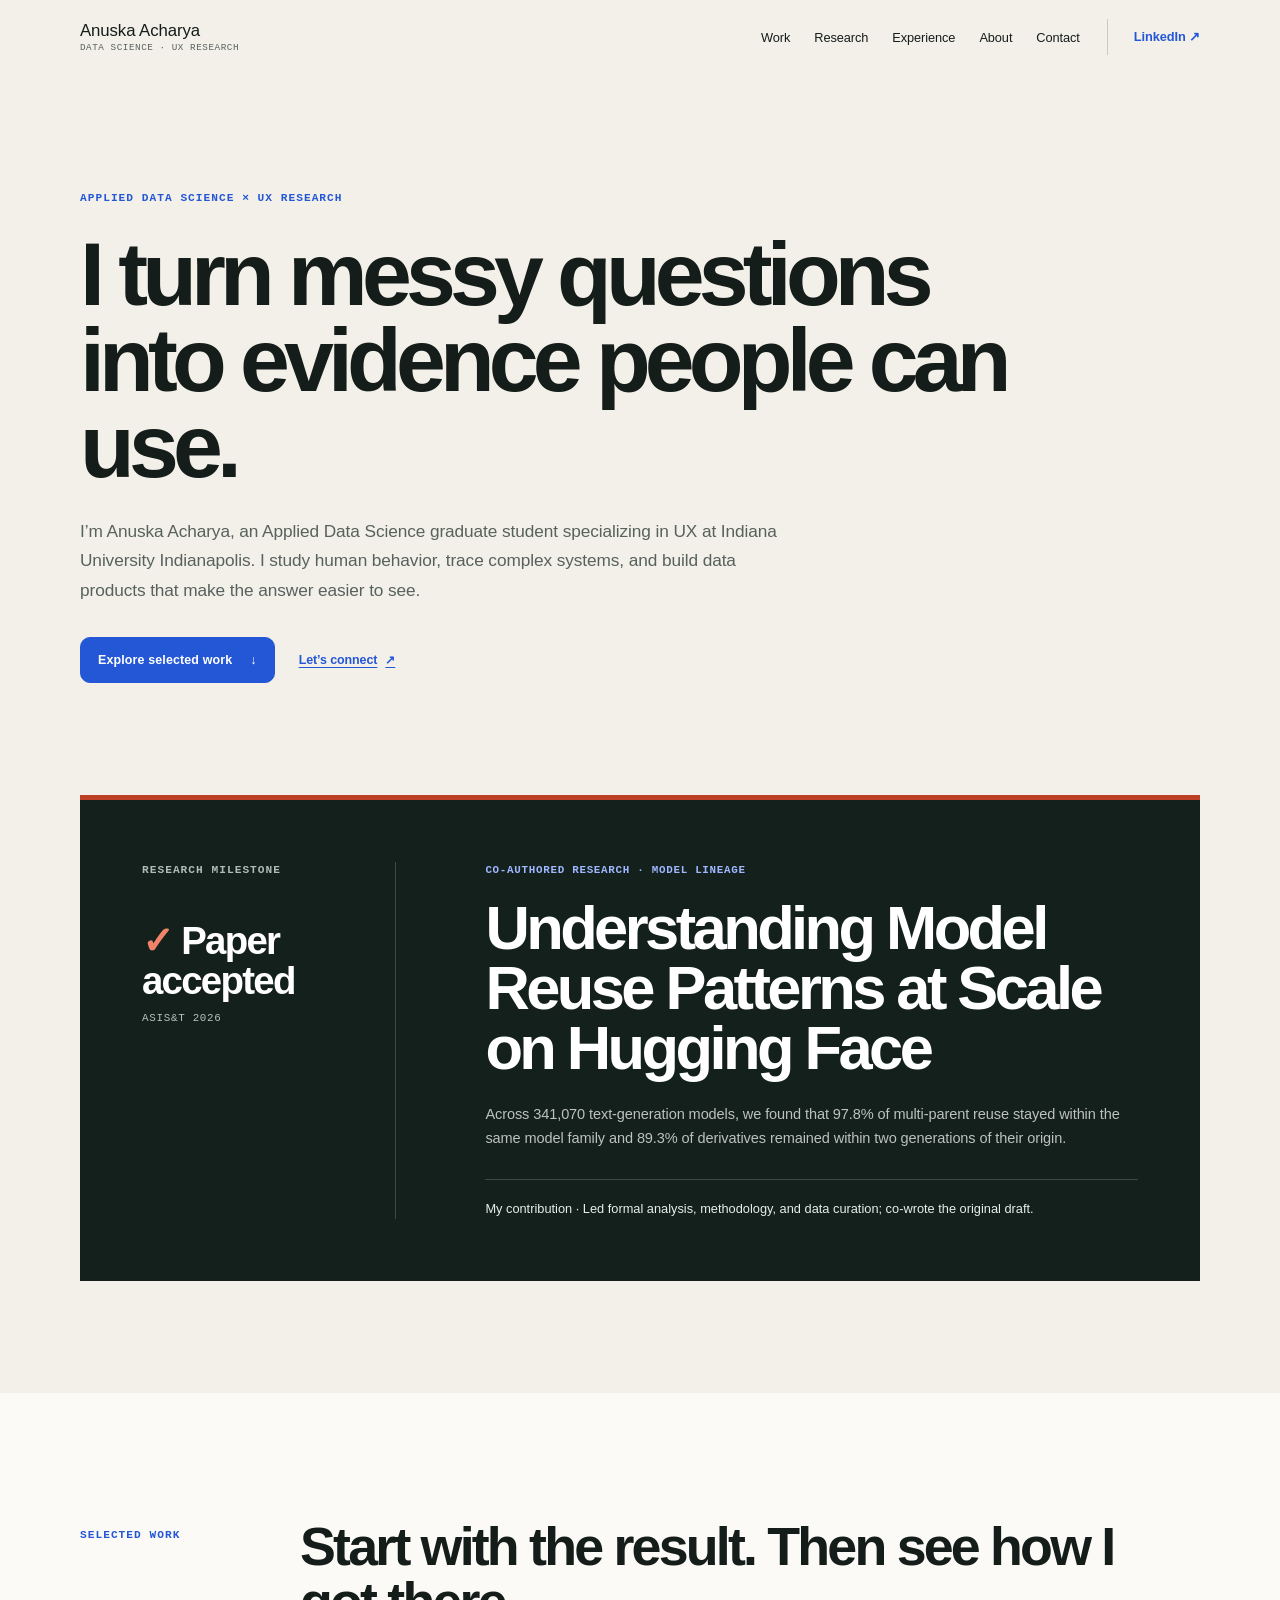
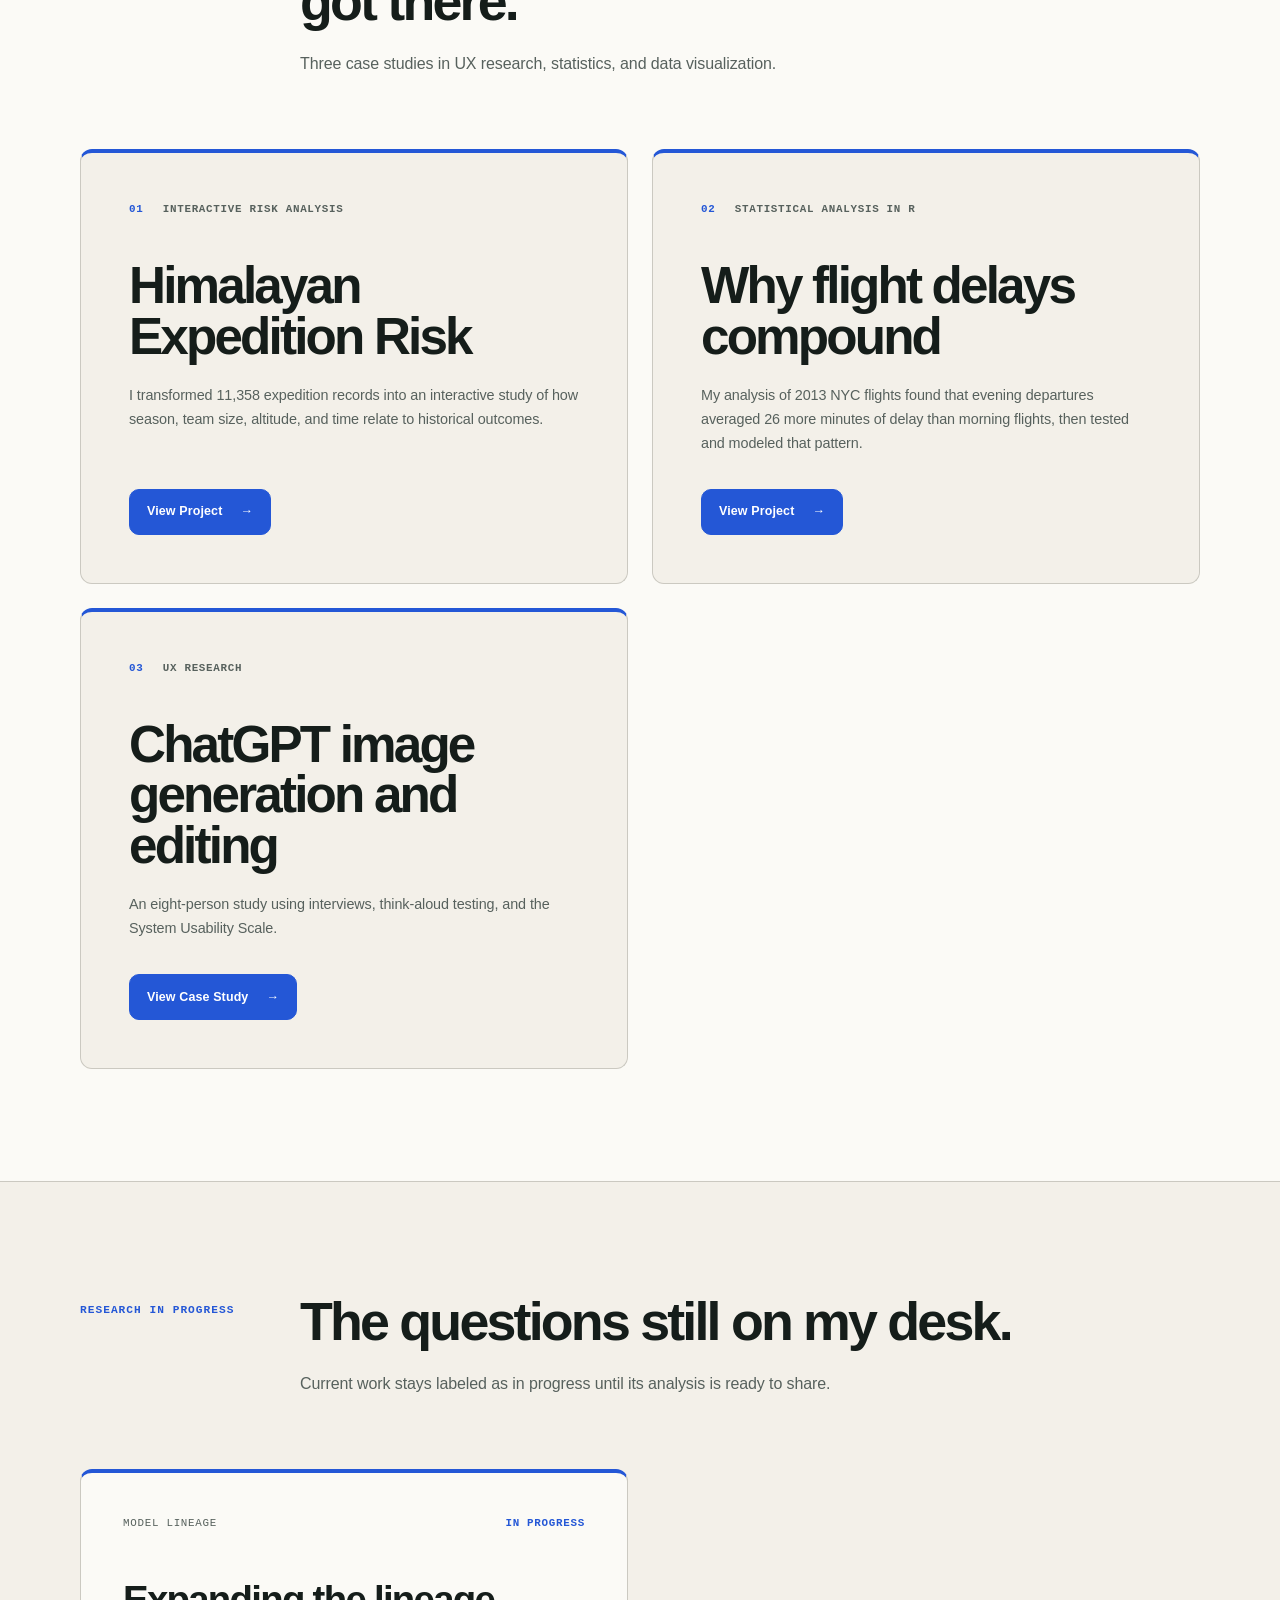
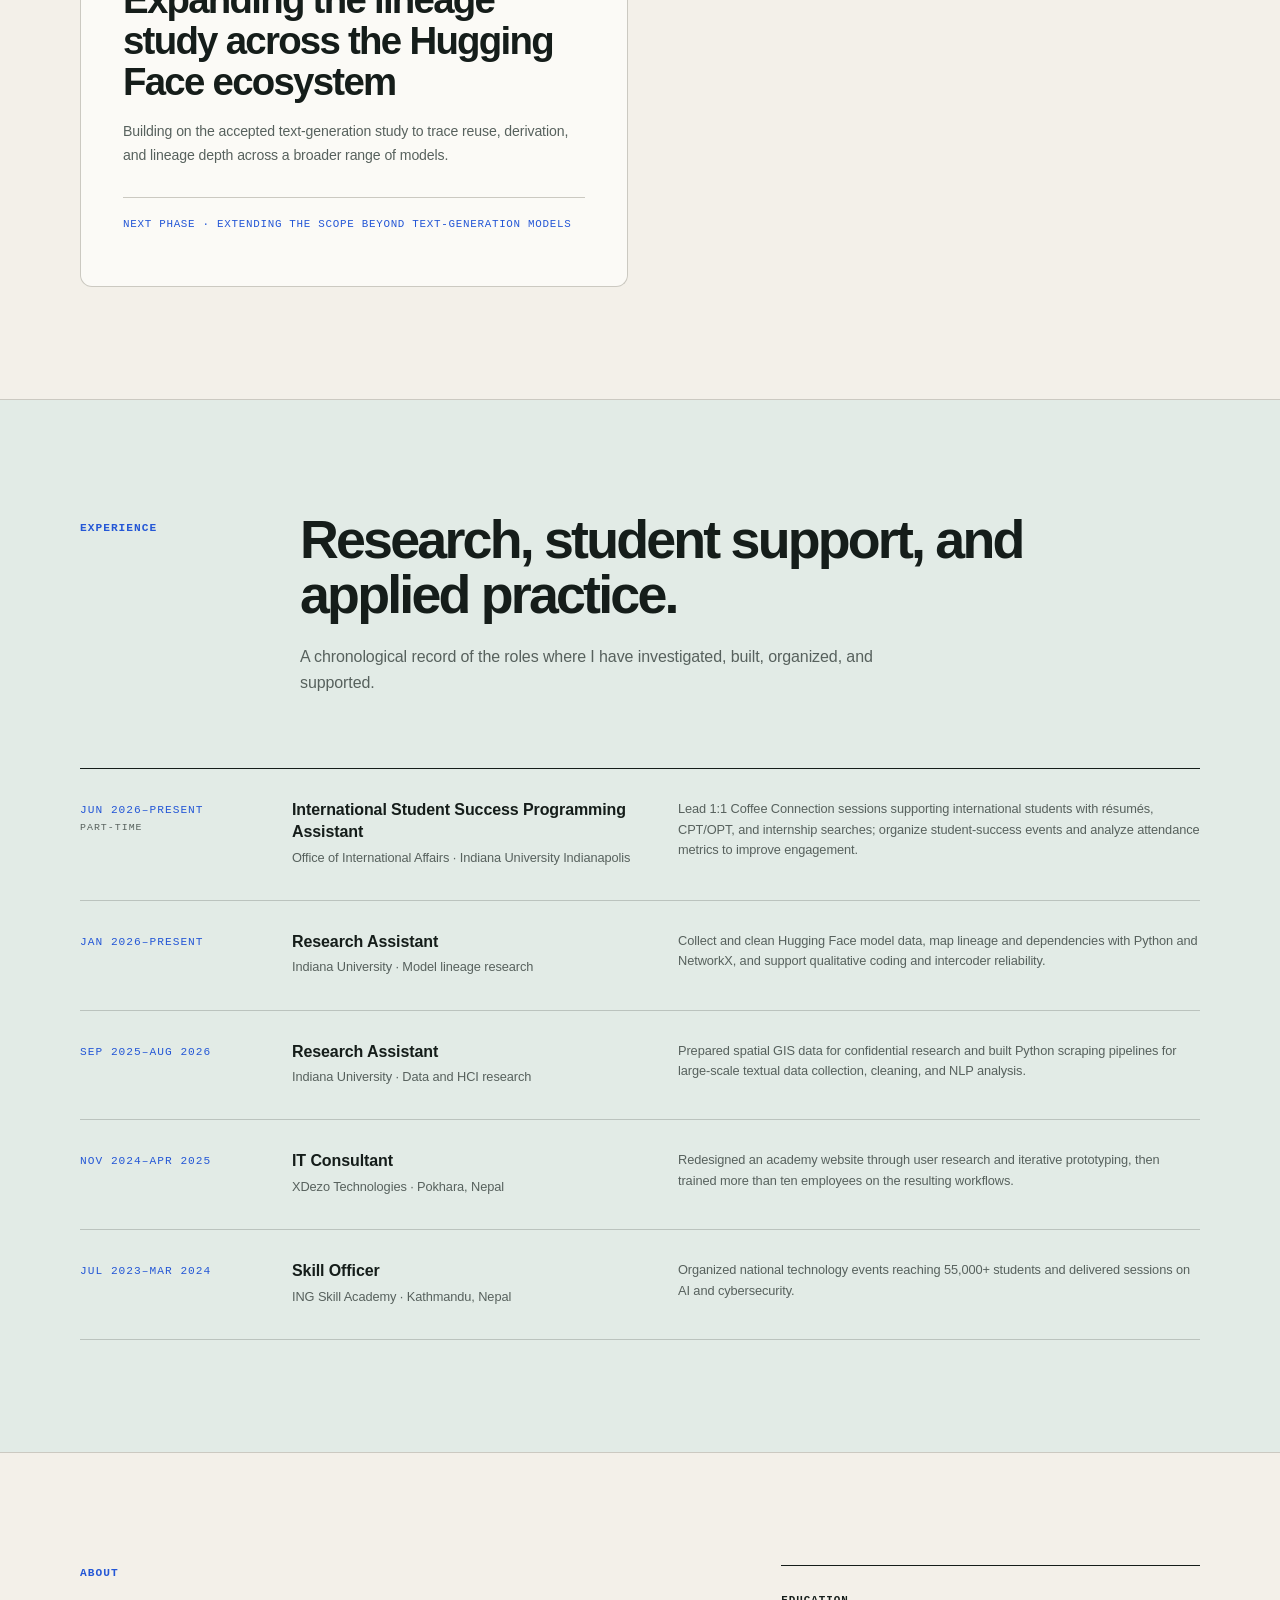
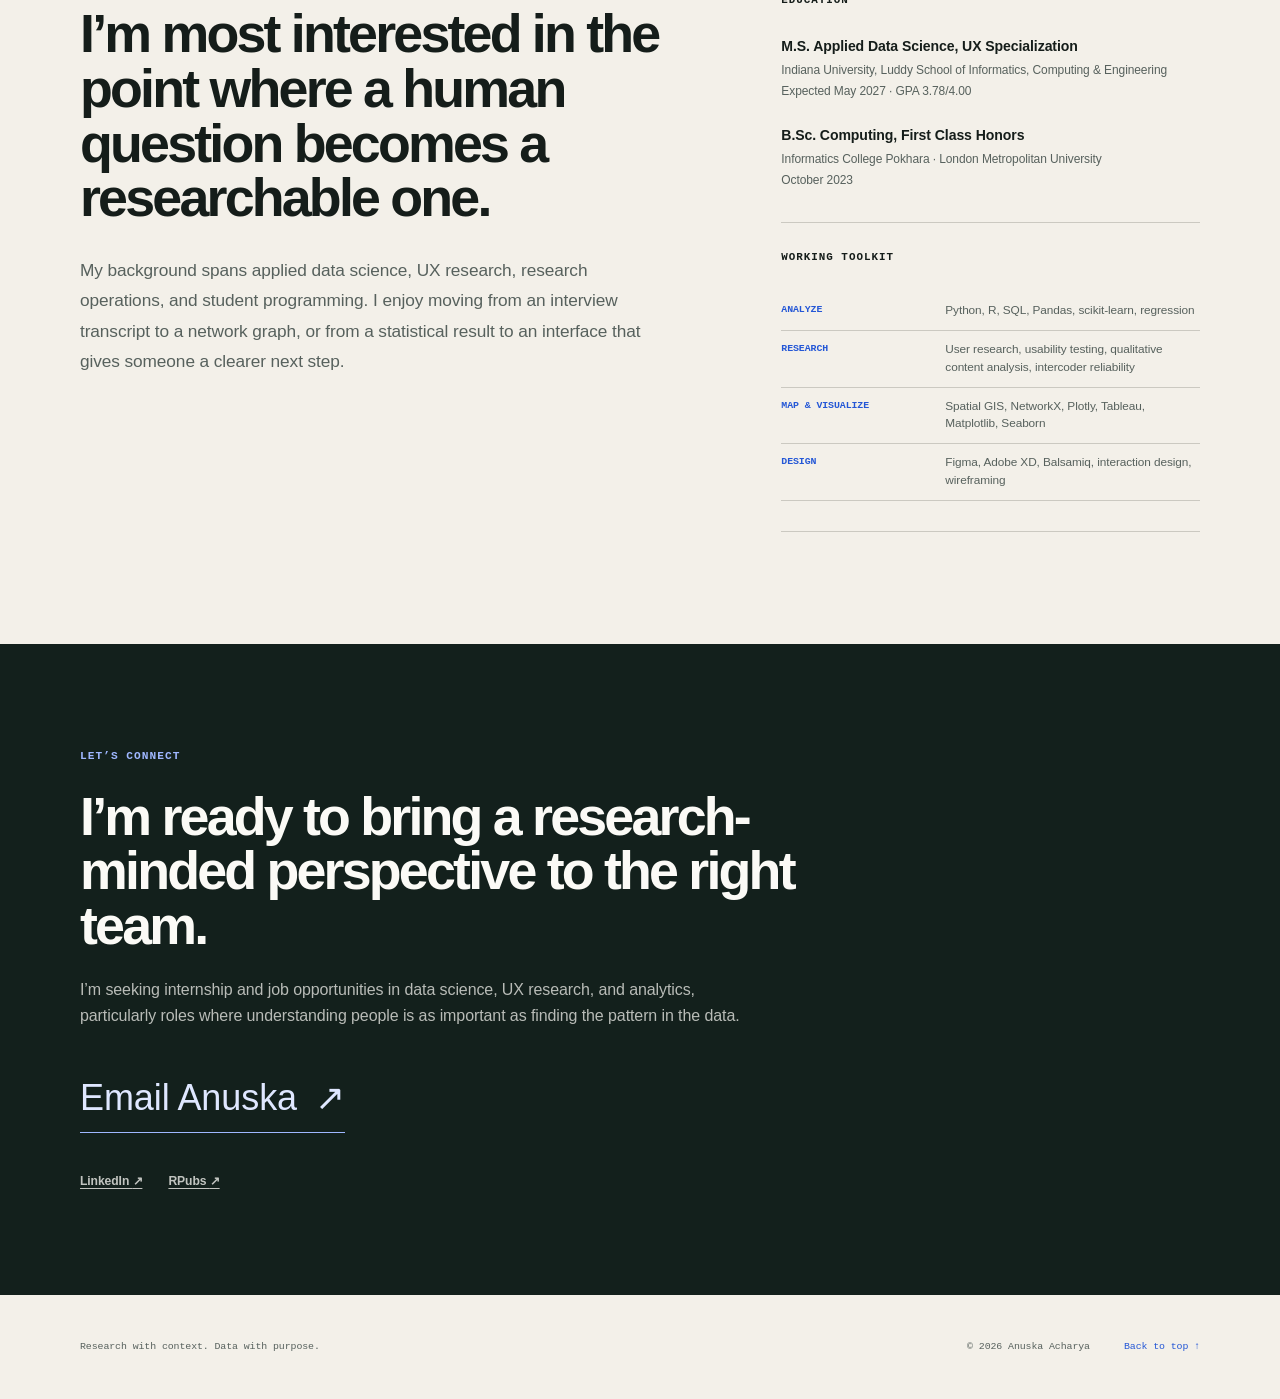
<file: index.html>
<!doctype html>
<html lang="en">
  <head>
    <meta charset="utf-8">
    <meta name="viewport" content="width=device-width, initial-scale=1">
    <meta
      name="description"
      content="Portfolio of Anuska Acharya, an Applied Data Science graduate student specializing in UX at Indiana University Indianapolis."
    >
    <meta name="theme-color" content="#f3f0e9">
    <meta property="og:title" content="Anuska Acharya | Applied Data Science × UX">
    <meta
      property="og:description"
      content="Human-centered research, network analysis, and interactive data work by Anuska Acharya."
    >
    <meta property="og:type" content="website">
    <title>Anuska Acharya | Applied Data Science × UX</title>
    <link rel="icon" href="assets/favicon.svg" type="image/svg+xml">
    <link rel="stylesheet" href="styles.css">
    <script src="script.js" defer></script>
  </head>
  <body>
    <a class="skip-link" href="#main-content">Skip to content</a>

    <header class="site-header" data-site-header>
      <div class="nav-shell">
        <a class="wordmark" href="#home" aria-label="Anuska Acharya, back to top">
          <span class="wordmark-name">Anuska Acharya</span>
          <span class="wordmark-role">Data science · UX research</span>
        </a>

        <button
          class="nav-toggle"
          type="button"
          aria-expanded="false"
          aria-controls="site-navigation"
          data-nav-toggle
        >
          <span class="nav-toggle-label">Menu</span>
          <span class="nav-toggle-icon" aria-hidden="true"></span>
        </button>

        <nav id="site-navigation" class="site-navigation" aria-label="Primary" data-navigation>
          <ul>
            <li><a href="#work">Work</a></li>
            <li><a href="#research">Research</a></li>
            <li><a href="#experience">Experience</a></li>
            <li><a href="#about">About</a></li>
            <li><a href="#contact">Contact</a></li>
          </ul>
          <a
            class="nav-cta"
            href="https://www.linkedin.com/in/anuska-a-6207a6190/"
            target="_blank"
            rel="me noreferrer"
          >
            LinkedIn <span aria-hidden="true">↗</span>
            <span class="visually-hidden">(opens in a new tab)</span>
          </a>
        </nav>
      </div>
    </header>

    <main id="main-content">
      <section id="home" class="hero section" aria-labelledby="hero-title">
        <div class="hero-grid">
          <div class="hero-copy">
            <p class="eyebrow">Applied data science × UX research</p>
            <h1 id="hero-title">I turn messy questions into evidence people can use.</h1>
            <p class="hero-intro">
              I’m Anuska Acharya, an Applied Data Science graduate student specializing in UX at
              Indiana University Indianapolis. I study human behavior, trace complex systems, and build
              data products that make the answer easier to see.
            </p>
            <div class="hero-actions" aria-label="Featured actions">
              <a class="button" href="#work">Explore selected work <span aria-hidden="true">↓</span></a>
              <a class="inline-link" href="#contact">Let’s connect <span aria-hidden="true">↗</span></a>
            </div>
          </div>
        </div>
      </section>

      <section id="publication" class="publication section" aria-labelledby="paper-title">
        <article class="paper-highlight">
          <div class="paper-status">
            <p class="eyebrow">Research milestone</p>
            <p class="accepted-mark"><span aria-hidden="true">✓</span> Paper accepted</p>
            <p>ASIS&amp;T 2026</p>
          </div>
          <div class="paper-highlight-copy">
            <p class="paper-type">Co-authored research · Model lineage</p>
            <h2 id="paper-title">Understanding Model Reuse Patterns at Scale on Hugging Face</h2>
            <p>
              Across 341,070 text-generation models, we found that 97.8% of multi-parent reuse stayed
              within the same model family and 89.3% of derivatives remained within two generations
              of their origin.
            </p>
            <p class="paper-role">
              My contribution · Led formal analysis, methodology, and data curation; co-wrote the original draft.
            </p>
          </div>
        </article>
      </section>

      <section id="work" class="work section" aria-labelledby="work-title">
        <header class="section-heading">
          <p class="eyebrow">Selected work</p>
          <div>
            <h2 id="work-title">Start with the result. Then see how I got there.</h2>
            <p>Three case studies in UX research, statistics, and data visualization.</p>
          </div>
        </header>

        <div class="project-grid">
          <article class="project-card">
            <p class="project-card-meta"><span>01</span> Interactive risk analysis</p>
            <h3>Himalayan Expedition Risk</h3>
            <p>
              I transformed 11,358 expedition records into an interactive study of how season,
              team size, altitude, and time relate to historical outcomes.
            </p>
            <a
              class="button project-card-cta"
              href="projects/himalayan-expedition.html"
              aria-label="View Himalayan Expedition Risk project"
            >View Project <span aria-hidden="true">→</span></a>
          </article>

          <article class="project-card">
            <p class="project-card-meta"><span>02</span> Statistical analysis in R</p>
            <h3>Why flight delays compound</h3>
            <p>
              My analysis of 2013 NYC flights found that evening departures averaged 26 more minutes
              of delay than morning flights, then tested and modeled that pattern.
            </p>
            <a
              class="button project-card-cta"
              href="projects/flight-delay-analysis.html"
              aria-label="View flight delay analysis project"
            >View Project <span aria-hidden="true">→</span></a>
          </article>

          <article class="project-card">
            <p class="project-card-meta"><span>03</span> UX research</p>
            <h3>ChatGPT image generation and editing</h3>
            <p>An eight-person study using interviews, think-aloud testing, and the System Usability Scale.</p>
            <a
              class="button project-card-cta"
              href="projects/chatgpt-image-ux-research.html"
              aria-label="View ChatGPT image generation UX research case study"
            >View Case Study <span aria-hidden="true">→</span></a>
          </article>
        </div>
      </section>

      <section id="research" class="research section" aria-labelledby="research-title">
        <header class="section-heading">
          <p class="eyebrow">Research in progress</p>
          <div>
            <h2 id="research-title">The questions still on my desk.</h2>
            <p>Current work stays labeled as in progress until its analysis is ready to share.</p>
          </div>
        </header>

        <div class="research-grid research-grid-simple">
          <article class="research-card research-note">
            <div class="research-card-top"><span>Model lineage</span><span>In progress</span></div>
            <h3>Expanding the lineage study across the Hugging Face ecosystem</h3>
            <p>Building on the accepted text-generation study to trace reuse, derivation, and lineage depth across a broader range of models.</p>
            <p class="research-footnote">Next phase · extending the scope beyond text-generation models</p>
          </article>
        </div>
      </section>

      <section id="experience" class="experience section" aria-labelledby="experience-title">
        <header class="section-heading">
          <p class="eyebrow">Experience</p>
          <div>
            <h2 id="experience-title">Research, student support, and applied practice.</h2>
            <p>A chronological record of the roles where I have investigated, built, organized, and supported.</p>
          </div>
        </header>

        <ol class="experience-ledger">
          <li>
            <p class="experience-date">Jun 2026–Present<br><span>Part-time</span></p>
            <div class="experience-role">
              <h3>International Student Success Programming Assistant</h3>
              <p>Office of International Affairs · Indiana University Indianapolis</p>
            </div>
            <p class="experience-description">
              Lead 1:1 Coffee Connection sessions supporting international students with résumés, CPT/OPT,
              and internship searches; organize student-success events and analyze attendance metrics to improve engagement.
            </p>
          </li>
          <li>
            <p class="experience-date">Jan 2026–Present</p>
            <div class="experience-role">
              <h3>Research Assistant</h3>
              <p>Indiana University · Model lineage research</p>
            </div>
            <p class="experience-description">
              Collect and clean Hugging Face model data, map lineage and dependencies with Python and NetworkX,
              and support qualitative coding and intercoder reliability.
            </p>
          </li>
          <li>
            <p class="experience-date">Sep 2025–Aug 2026</p>
            <div class="experience-role">
              <h3>Research Assistant</h3>
              <p>Indiana University · Data and HCI research</p>
            </div>
            <p class="experience-description">
              Prepared spatial GIS data for confidential research and built Python scraping pipelines for
              large-scale textual data collection, cleaning, and NLP analysis.
            </p>
          </li>
          <li>
            <p class="experience-date">Nov 2024–Apr 2025</p>
            <div class="experience-role">
              <h3>IT Consultant</h3>
              <p>XDezo Technologies · Pokhara, Nepal</p>
            </div>
            <p class="experience-description">
              Redesigned an academy website through user research and iterative prototyping, then trained
              more than ten employees on the resulting workflows.
            </p>
          </li>
          <li>
            <p class="experience-date">Jul 2023–Mar 2024</p>
            <div class="experience-role">
              <h3>Skill Officer</h3>
              <p>ING Skill Academy · Kathmandu, Nepal</p>
            </div>
            <p class="experience-description">
              Organized national technology events reaching 55,000+ students and delivered sessions on AI and cybersecurity.
            </p>
          </li>
        </ol>
      </section>

      <section id="about" class="about section" aria-labelledby="about-title">
        <div class="about-copy">
          <p class="eyebrow">About</p>
          <h2 id="about-title">I’m most interested in the point where a human question becomes a researchable one.</h2>
          <p>
            My background spans applied data science, UX research, research operations, and student programming.
            I enjoy moving from an interview transcript to a network graph, or from a statistical result to an
            interface that gives someone a clearer next step.
          </p>
        </div>

        <div class="about-details">
          <section aria-labelledby="education-title">
            <h3 id="education-title">Education</h3>
            <div class="detail-item">
              <p>M.S. Applied Data Science, UX Specialization</p>
              <p>Indiana University, Luddy School of Informatics, Computing &amp; Engineering</p>
              <p>Expected May 2027 · GPA 3.78/4.00</p>
            </div>
            <div class="detail-item">
              <p>B.Sc. Computing, First Class Honors</p>
              <p>Informatics College Pokhara · London Metropolitan University</p>
              <p>October 2023</p>
            </div>
          </section>

          <section aria-labelledby="toolkit-title">
            <h3 id="toolkit-title">Working toolkit</h3>
            <dl class="toolkit-list">
              <div>
                <dt>Analyze</dt>
                <dd>Python, R, SQL, Pandas, scikit-learn, regression</dd>
              </div>
              <div>
                <dt>Research</dt>
                <dd>User research, usability testing, qualitative content analysis, intercoder reliability</dd>
              </div>
              <div>
                <dt>Map &amp; visualize</dt>
                <dd>Spatial GIS, NetworkX, Plotly, Tableau, Matplotlib, Seaborn</dd>
              </div>
              <div>
                <dt>Design</dt>
                <dd>Figma, Adobe XD, Balsamiq, interaction design, wireframing</dd>
              </div>
            </dl>
          </section>
        </div>
      </section>

      <section id="contact" class="contact" aria-labelledby="contact-title">
        <div class="contact-inner">
          <p class="eyebrow">Let’s connect</p>
          <h2 id="contact-title">I’m ready to bring a research-minded perspective to the right team.</h2>
          <p>
            I’m seeking internship and job opportunities in data science, UX research, and
            analytics, particularly roles where understanding people is as important as finding the
            pattern in the data.
          </p>
          <a class="contact-email" href="mailto:anuskaacharya06@gmail.com">
            Email Anuska <span aria-hidden="true">↗</span>
          </a>
          <div class="contact-links" aria-label="Elsewhere">
            <a href="https://www.linkedin.com/in/anuska-a-6207a6190/" target="_blank" rel="me noreferrer">
              LinkedIn <span aria-hidden="true">↗</span>
              <span class="visually-hidden">(opens in a new tab)</span>
            </a>
            <a href="https://rpubs.com/AnuskaAcharya" target="_blank" rel="me noreferrer">
              RPubs <span aria-hidden="true">↗</span>
              <span class="visually-hidden">(opens in a new tab)</span>
            </a>
          </div>
        </div>
      </section>
    </main>

    <footer class="site-footer">
      <p>Research with context. Data with purpose.</p>
      <p>© <span data-current-year>2026</span> Anuska Acharya</p>
      <a href="#home">Back to top <span aria-hidden="true">↑</span></a>
    </footer>
  </body>
</html>
</file>
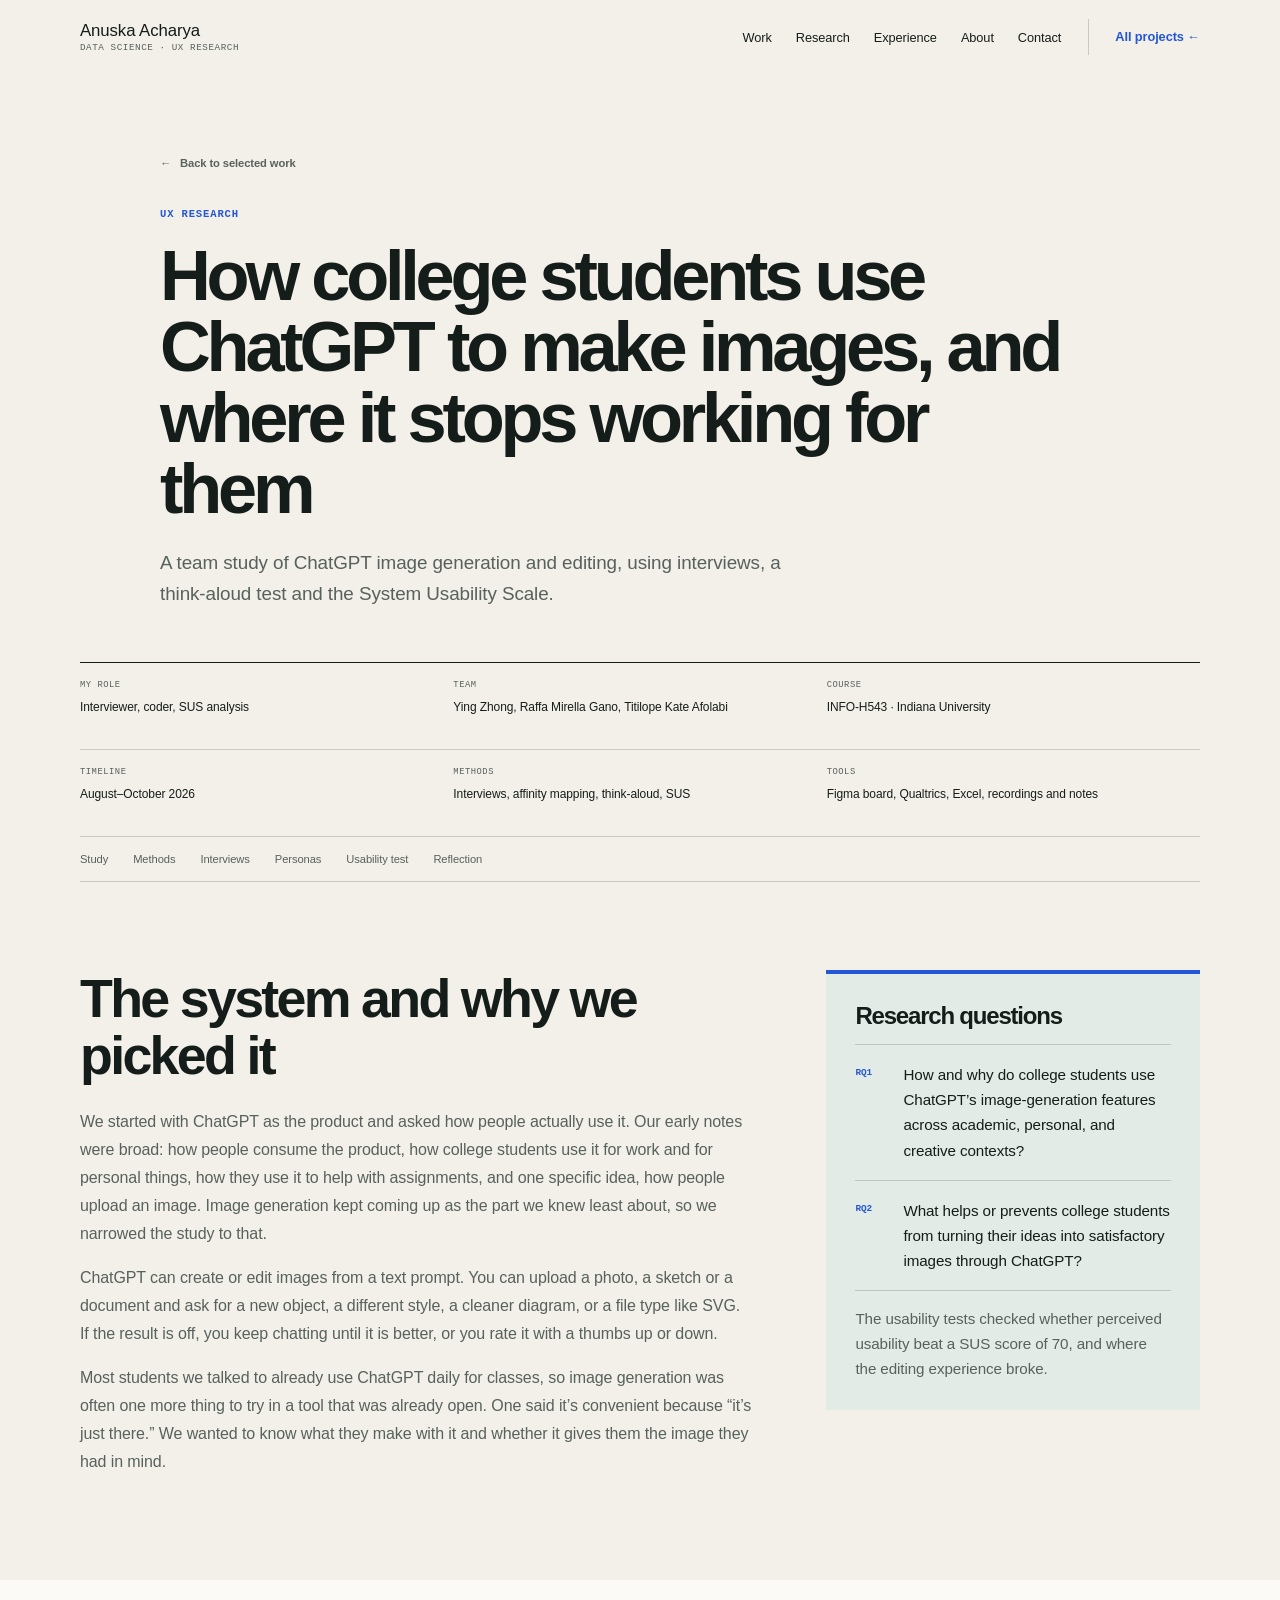
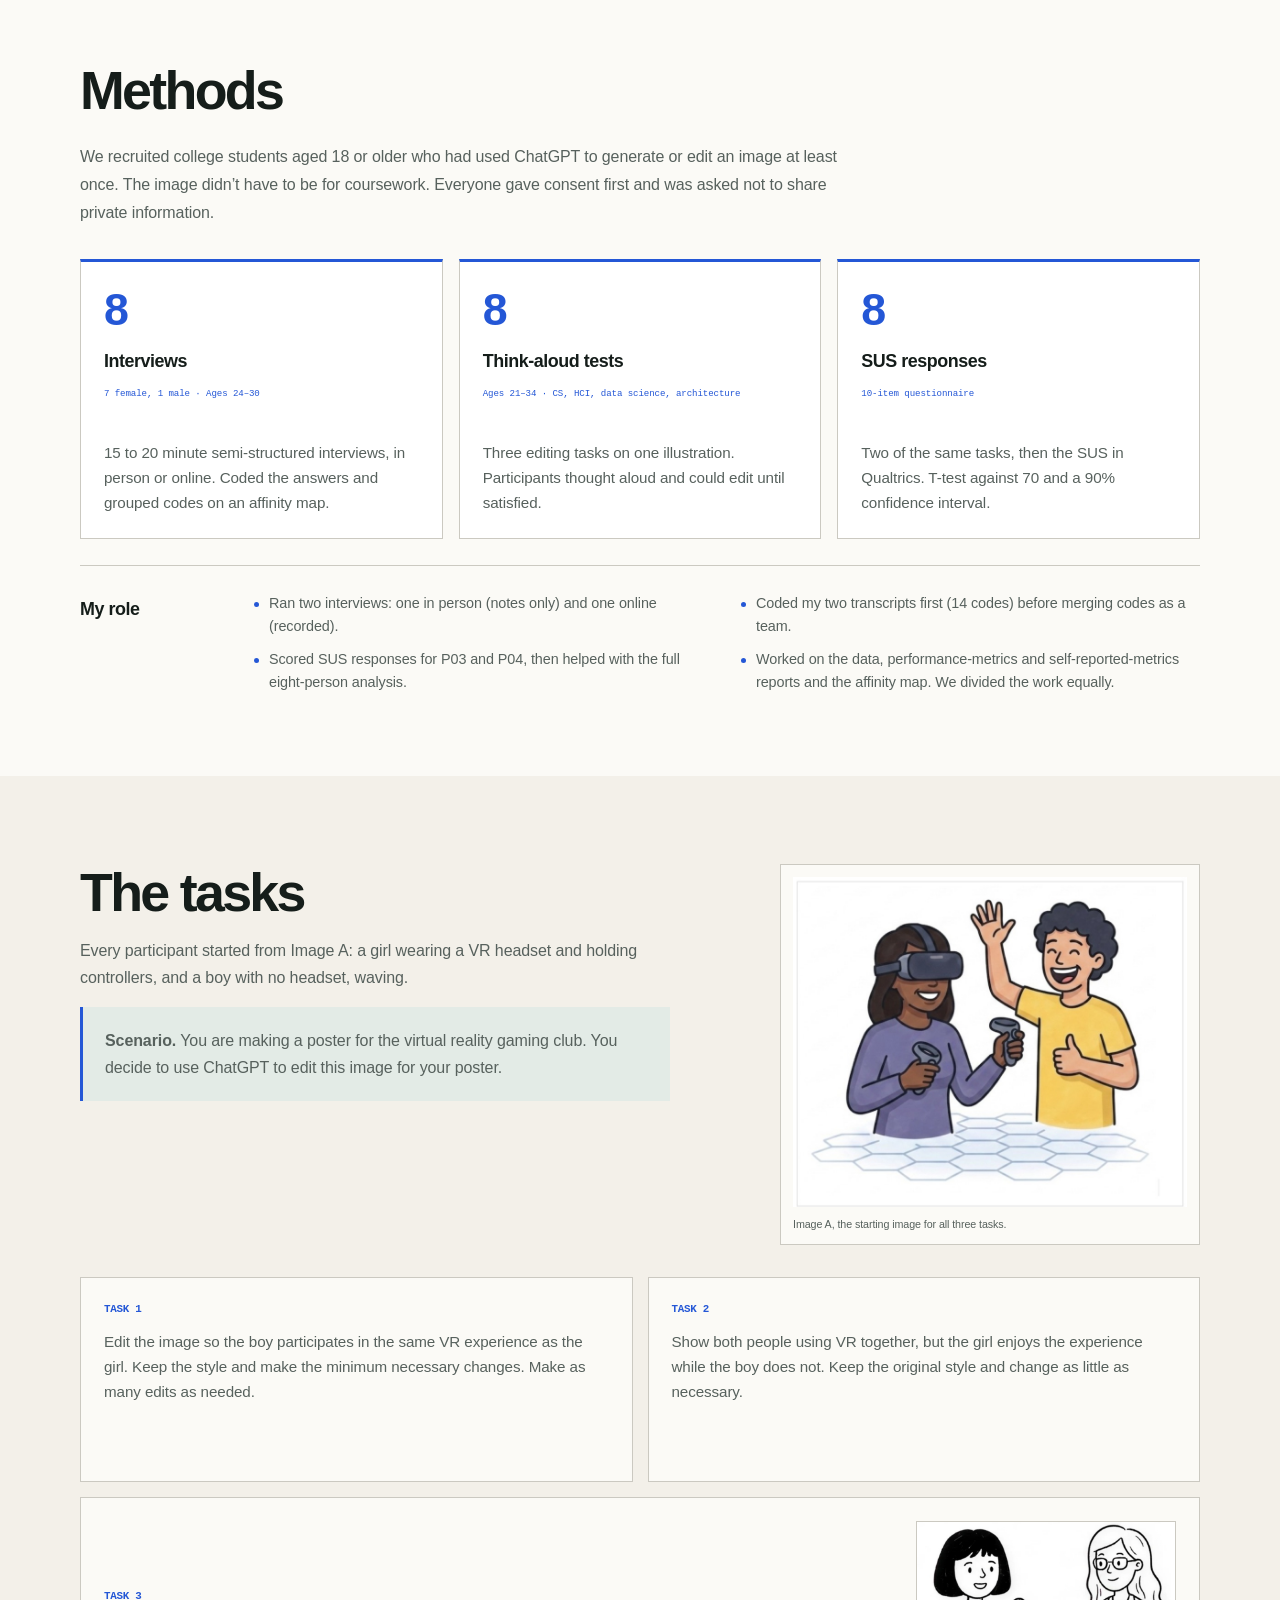
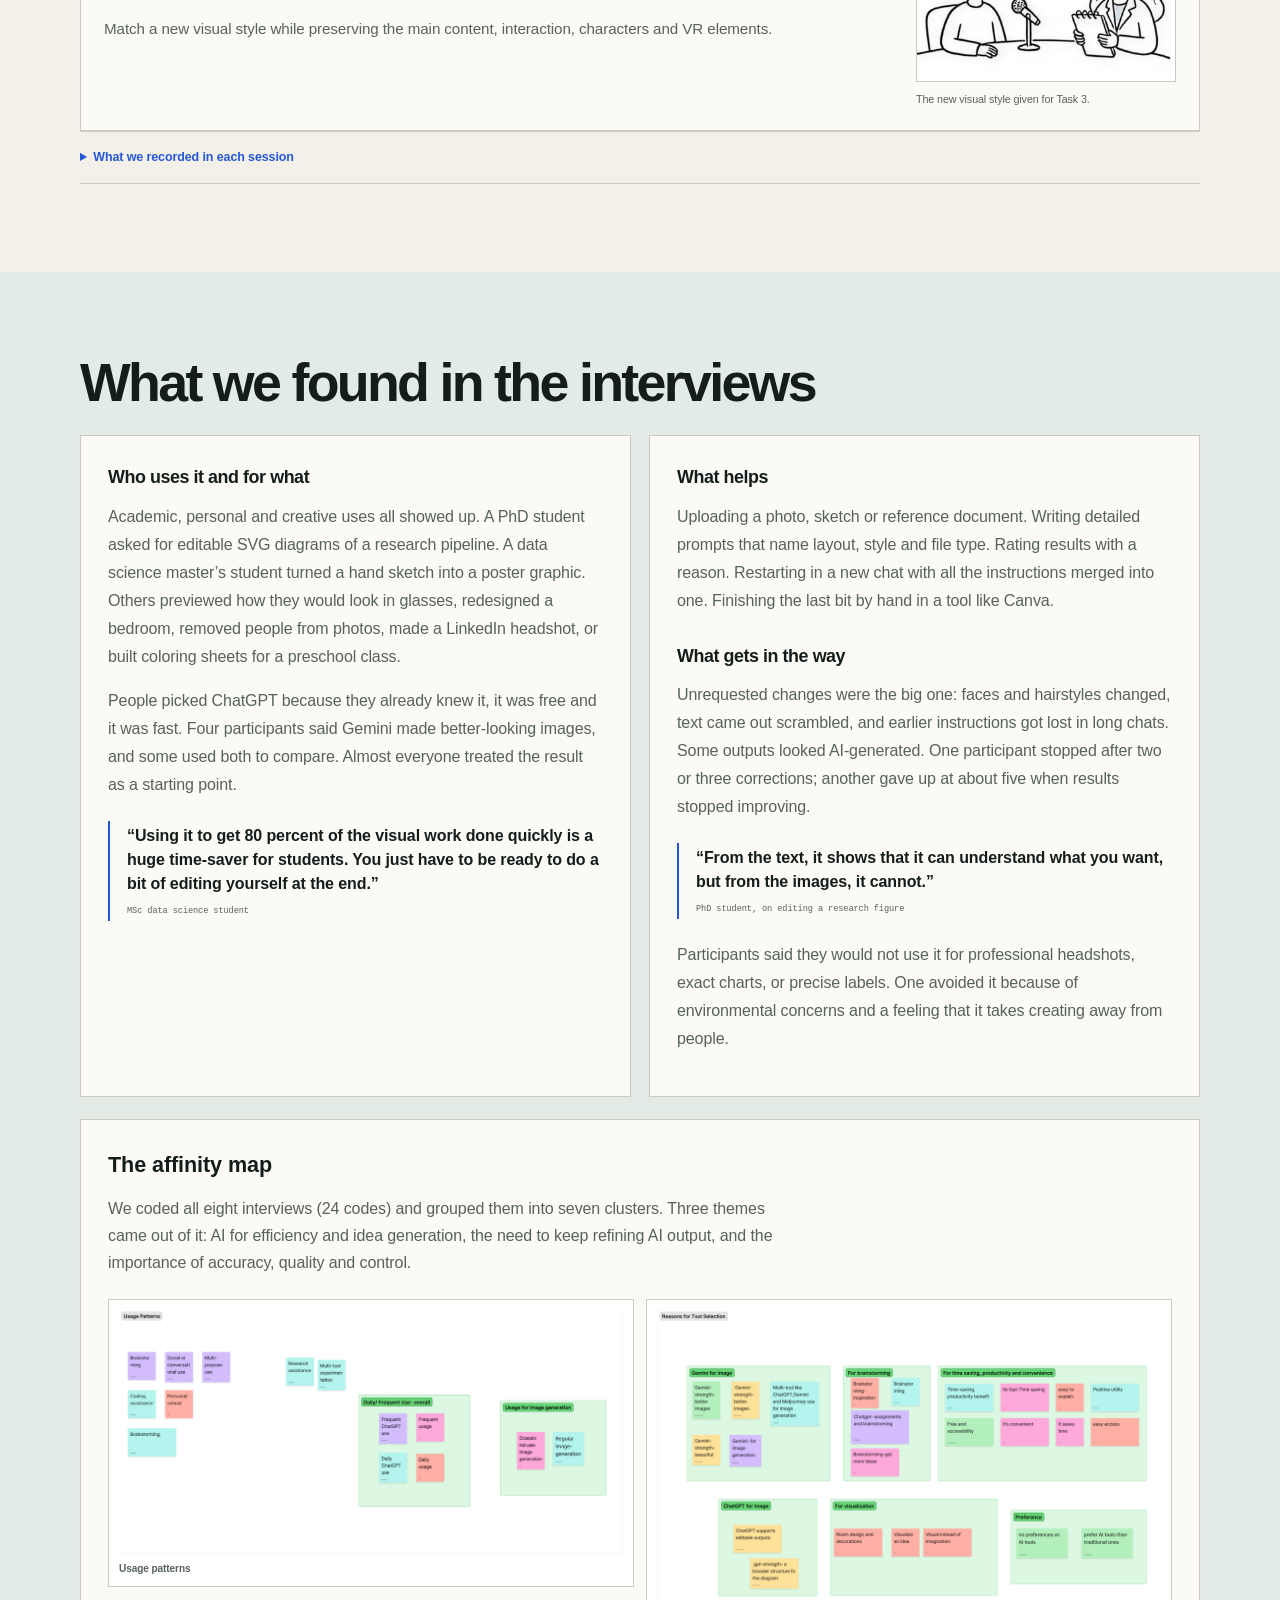
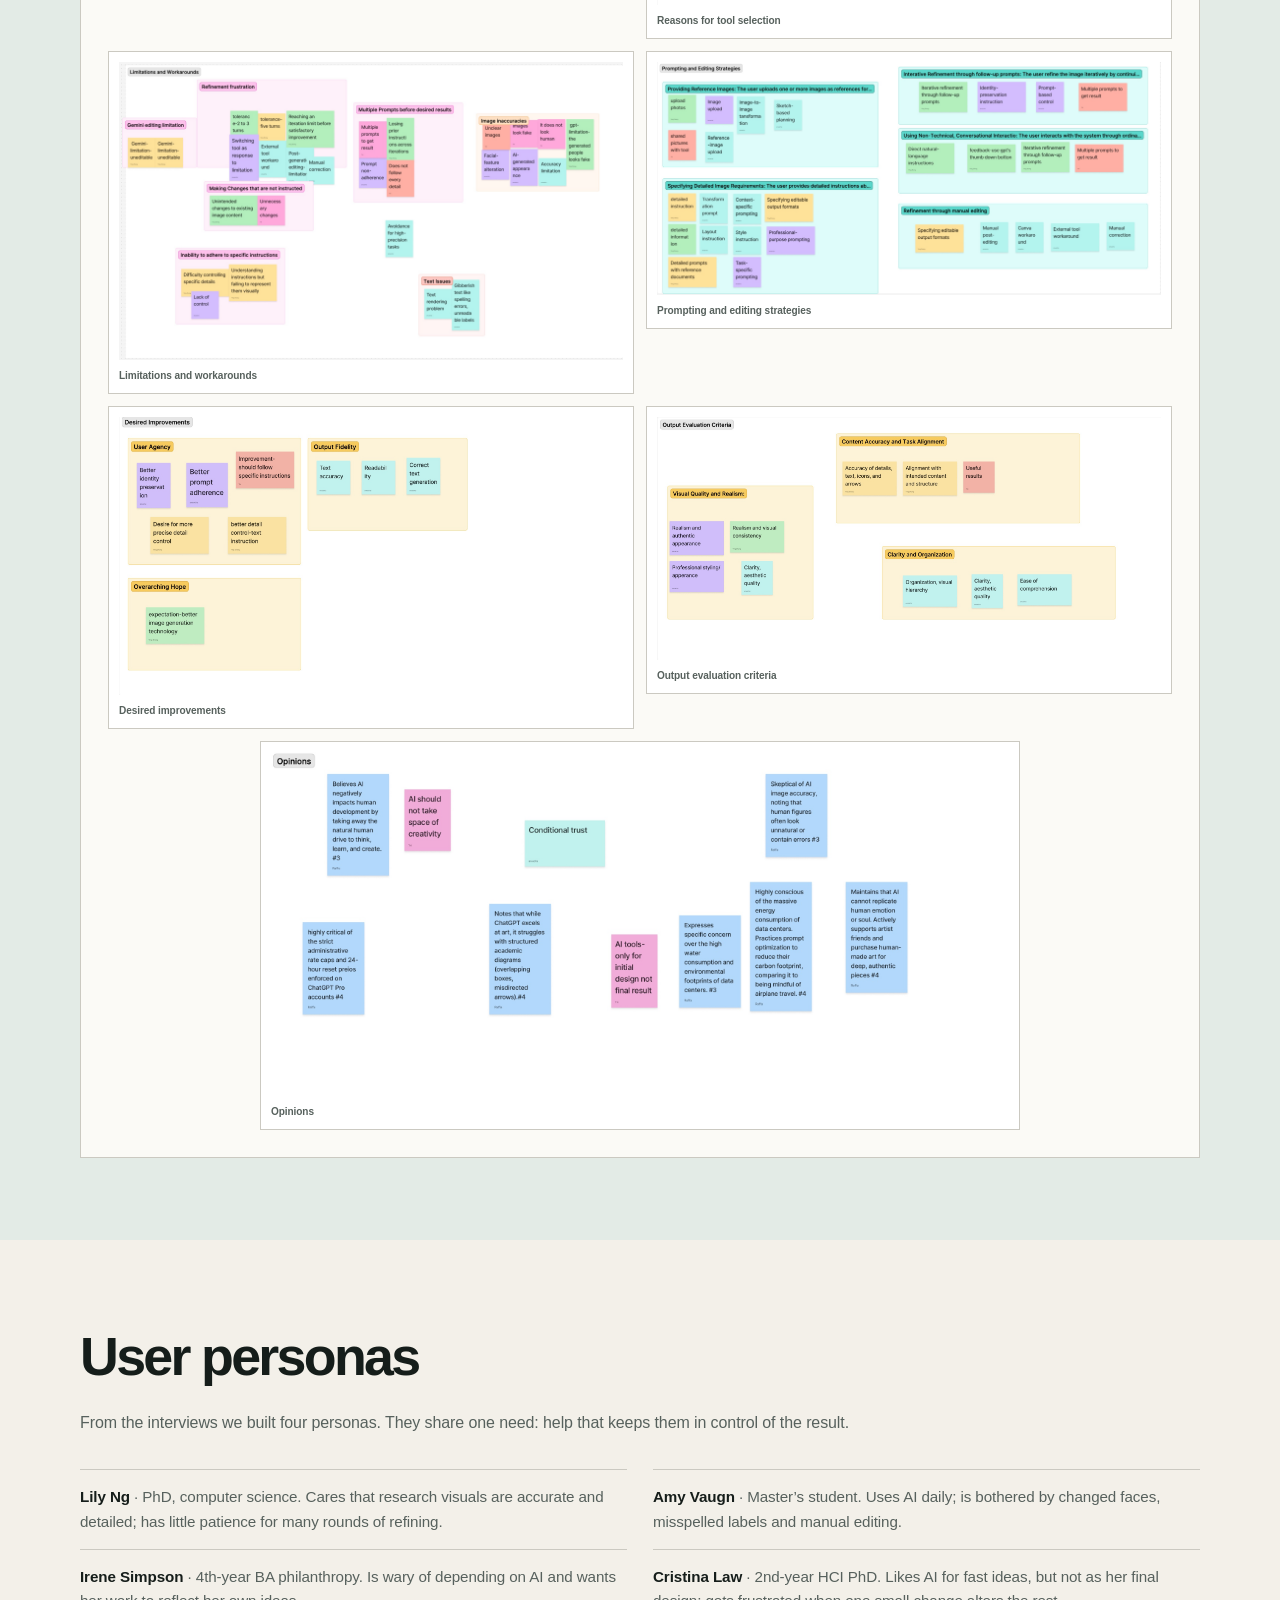
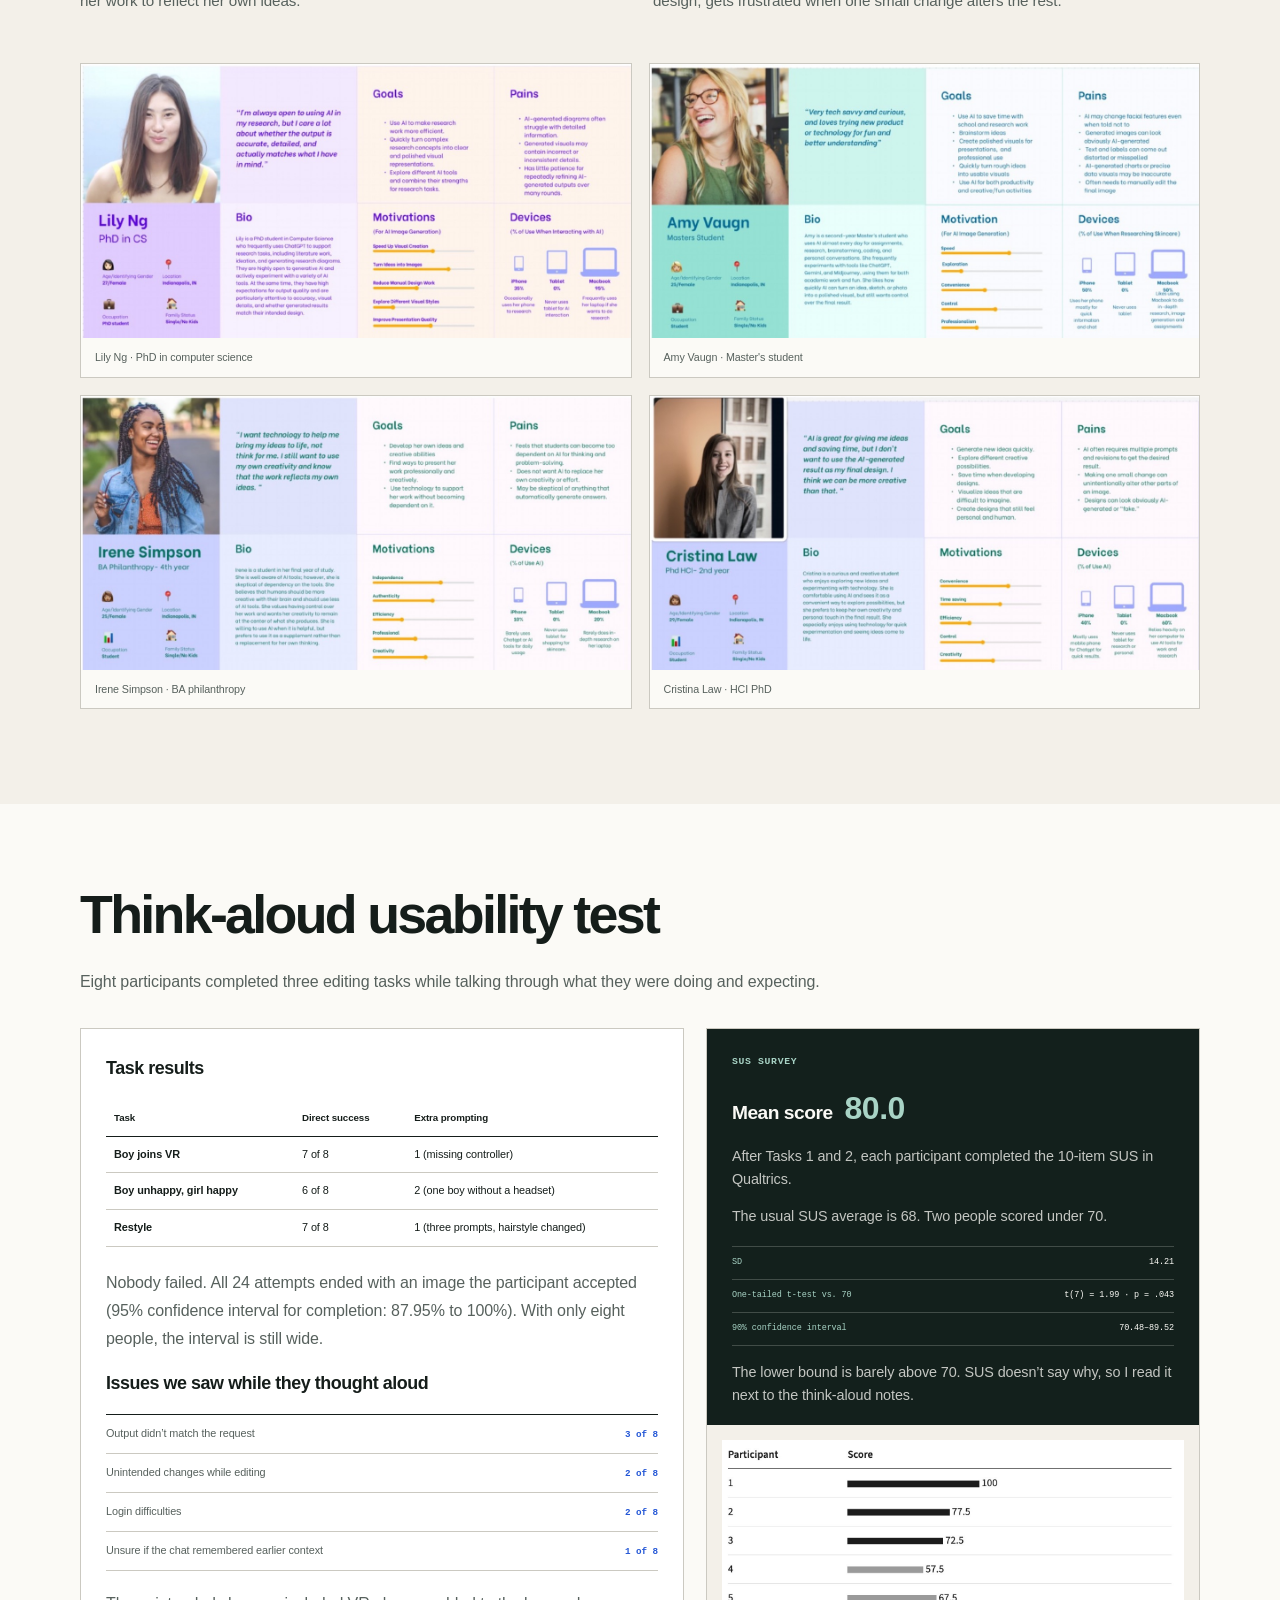
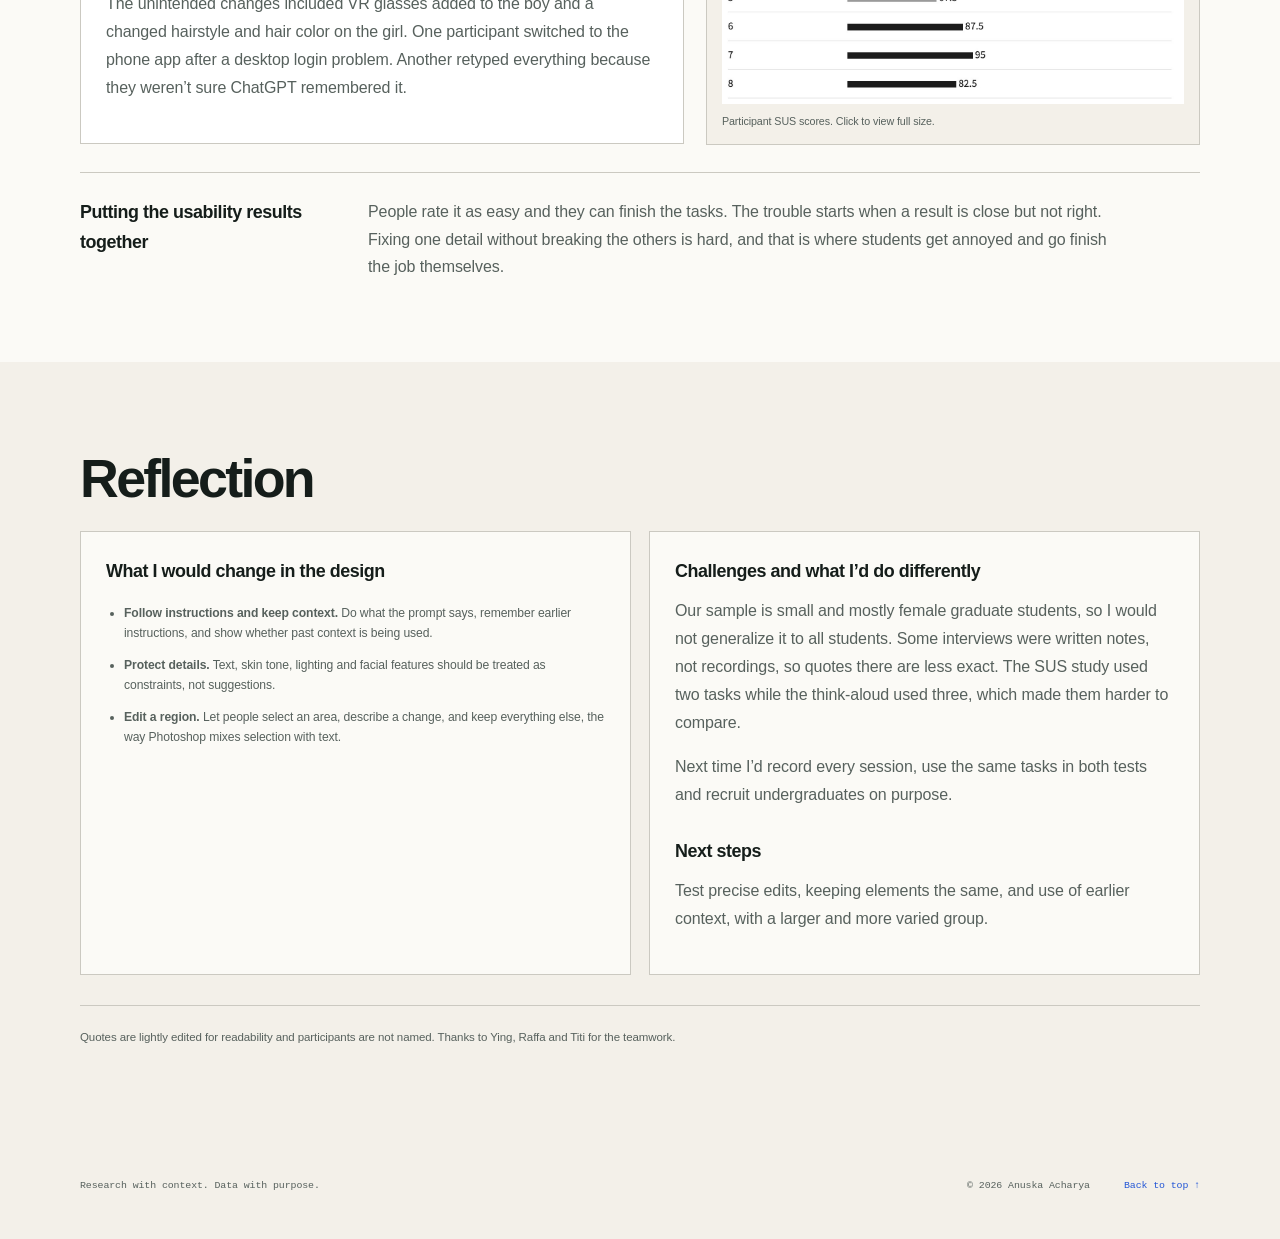
<file: projects/chatgpt-image-ux-research.html>
<!doctype html>
<html lang="en">
  <head>
    <meta charset="utf-8">
    <meta name="viewport" content="width=device-width, initial-scale=1">
    <meta
      name="description"
      content="A team study of how college students use ChatGPT image generation and editing, using interviews, a think-aloud test and the System Usability Scale."
    >
    <meta name="theme-color" content="#f3f0e9">
    <meta property="og:title" content="How college students use ChatGPT to make images | Anuska Acharya">
    <meta
      property="og:description"
      content="A UX research study using interviews, think-aloud testing, and the System Usability Scale."
    >
    <meta property="og:type" content="article">
    <title>How college students use ChatGPT to make images | Anuska Acharya</title>
    <link rel="icon" href="../assets/favicon.svg" type="image/svg+xml">
    <link rel="stylesheet" href="../styles.css">
    <script src="../script.js" defer></script>
  </head>
  <body>
    <a class="skip-link" href="#main-content">Skip to content</a>

    <header class="site-header" data-site-header>
      <div class="nav-shell">
        <a class="wordmark" href="../index.html#home" aria-label="Anuska Acharya, home">
          <span class="wordmark-name">Anuska Acharya</span>
          <span class="wordmark-role">Data science · UX research</span>
        </a>
        <button class="nav-toggle" type="button" aria-expanded="false" aria-controls="site-navigation" data-nav-toggle>
          <span class="nav-toggle-label">Menu</span>
          <span class="nav-toggle-icon" aria-hidden="true"></span>
        </button>
        <nav id="site-navigation" class="site-navigation" aria-label="Primary" data-navigation>
          <ul>
            <li><a href="../index.html#work">Work</a></li>
            <li><a href="../index.html#research">Research</a></li>
            <li><a href="../index.html#experience">Experience</a></li>
            <li><a href="../index.html#about">About</a></li>
            <li><a href="../index.html#contact">Contact</a></li>
          </ul>
          <a class="nav-cta" href="../index.html#work">All projects <span aria-hidden="true">←</span></a>
        </nav>
      </div>
    </header>

    <main id="main-content" class="ux-study">
      <section class="ux-web-hero" aria-labelledby="case-title">
        <div class="ux-web-hero-inner">
          <div class="ux-web-hero-copy">
            <a class="case-back-link" href="../index.html#work"><span aria-hidden="true">←</span> Back to selected work</a>
            <p class="ux-document-type">UX research</p>
            <h1 id="case-title">How college students use ChatGPT to make images, and where it stops working for them</h1>
            <p class="ux-web-intro">A team study of ChatGPT image generation and editing, using interviews, a think-aloud test and the System Usability Scale.</p>
          </div>
        </div>
        <dl class="ux-web-facts">
          <div><dt>My role</dt><dd>Interviewer, coder, SUS analysis</dd></div>
          <div><dt>Team</dt><dd>Ying Zhong, Raffa Mirella Gano, Titilope Kate Afolabi</dd></div>
          <div><dt>Course</dt><dd>INFO-H543 · Indiana University</dd></div>
          <div><dt>Timeline</dt><dd>August–October 2026</dd></div>
          <div><dt>Methods</dt><dd>Interviews, affinity mapping, think-aloud, SUS</dd></div>
          <div><dt>Tools</dt><dd>Figma board, Qualtrics, Excel, recordings and notes</dd></div>
        </dl>
      </section>

      <nav class="ux-web-nav" aria-label="On this page">
        <a href="#system">Study</a>
        <a href="#methods">Methods</a>
        <a href="#interviews">Interviews</a>
        <a href="#personas">Personas</a>
        <a href="#usability">Usability test</a>
        <a href="#reflection">Reflection</a>
      </nav>

      <section id="system" class="ux-web-section ux-system-section">
        <div class="ux-system-copy">
          <h2>The system and why we picked it</h2>
          <p>We started with ChatGPT as the product and asked how people actually use it. Our early notes were broad: how people consume the product, how college students use it for work and for personal things, how they use it to help with assignments, and one specific idea, how people upload an image. Image generation kept coming up as the part we knew least about, so we narrowed the study to that.</p>
          <p>ChatGPT can create or edit images from a text prompt. You can upload a photo, a sketch or a document and ask for a new object, a different style, a cleaner diagram, or a file type like SVG. If the result is off, you keep chatting until it is better, or you rate it with a thumbs up or down.</p>
          <p>Most students we talked to already use ChatGPT daily for classes, so image generation was often one more thing to try in a tool that was already open. One said it’s convenient because “it’s just there.” We wanted to know what they make with it and whether it gives them the image they had in mind.</p>
        </div>
        <div class="ux-question-panel">
          <h2>Research questions</h2>
          <article><span>RQ1</span><p>How and why do college students use ChatGPT’s image-generation features across academic, personal, and creative contexts?</p></article>
          <article><span>RQ2</span><p>What helps or prevents college students from turning their ideas into satisfactory images through ChatGPT?</p></article>
          <p>The usability tests checked whether perceived usability beat a SUS score of 70, and where the editing experience broke.</p>
        </div>
      </section>

      <section id="methods" class="ux-methods-band">
        <div class="ux-web-section">
          <h2>Methods</h2>
          <p class="ux-section-intro">We recruited college students aged 18 or older who had used ChatGPT to generate or edit an image at least once. The image didn’t have to be for coursework. Everyone gave consent first and was asked not to share private information.</p>
          <div class="ux-method-cards">
            <article class="ux-method-card">
              <p class="ux-method-number">8</p>
              <h3>Interviews</h3>
              <p class="ux-method-who">7 female, 1 male · Ages 24–30</p>
              <p>15 to 20 minute semi-structured interviews, in person or online. Coded the answers and grouped codes on an affinity map.</p>
            </article>
            <article class="ux-method-card">
              <p class="ux-method-number">8</p>
              <h3>Think-aloud tests</h3>
              <p class="ux-method-who">Ages 21–34 · CS, HCI, data science, architecture</p>
              <p>Three editing tasks on one illustration. Participants thought aloud and could edit until satisfied.</p>
            </article>
            <article class="ux-method-card">
              <p class="ux-method-number">8</p>
              <h3>SUS responses</h3>
              <p class="ux-method-who">10-item questionnaire</p>
              <p>Two of the same tasks, then the SUS in Qualtrics. T-test against 70 and a 90% confidence interval.</p>
            </article>
          </div>
          <div class="ux-role-strip">
            <h3>My role</h3>
            <ul>
              <li>Ran two interviews: one in person (notes only) and one online (recorded).</li>
              <li>Coded my two transcripts first (14 codes) before merging codes as a team.</li>
              <li>Scored SUS responses for P03 and P04, then helped with the full eight-person analysis.</li>
              <li>Worked on the data, performance-metrics and self-reported-metrics reports and the affinity map. We divided the work equally.</li>
            </ul>
          </div>
        </div>
      </section>

      <section class="ux-web-section ux-tasks-section">
        <div class="ux-section-heading-row">
          <div>
            <h2>The tasks</h2>
            <p>Every participant started from Image A: a girl wearing a VR headset and holding controllers, and a boy with no headset, waving.</p>
            <p class="ux-scenario-text"><strong>Scenario.</strong> You are making a poster for the virtual reality gaming club. You decide to use ChatGPT to edit this image for your poster.</p>
          </div>
          <figure class="ux-task-stimulus">
            <img src="../assets/chatgpt-image-ux/image-a.jpg" alt="Image A: a girl wearing a VR headset and holding controllers beside a boy who is waving.">
            <figcaption>Image A, the starting image for all three tasks.</figcaption>
          </figure>
        </div>
        <div class="ux-task-cards">
          <article><h3>Task 1</h3><p>Edit the image so the boy participates in the same VR experience as the girl. Keep the style and make the minimum necessary changes. Make as many edits as needed.</p></article>
          <article><h3>Task 2</h3><p>Show both people using VR together, but the girl enjoys the experience while the boy does not. Keep the original style and change as little as necessary.</p></article>
          <article class="ux-task-card-restyle">
            <div><h3>Task 3</h3><p>Match a new visual style while preserving the main content, interaction, characters and VR elements.</p></div>
            <figure class="ux-style-figure">
              <img src="../assets/chatgpt-image-ux/task-3-style.jpg" width="260" height="160" alt="The black-and-white illustration used as the new visual style reference for Task 3.">
              <figcaption>The new visual style given for Task 3.</figcaption>
            </figure>
          </article>
        </div>
        <details class="ux-record-details">
          <summary>What we recorded in each session</summary>
          <p>Task success, time, prompts and iterations, whether participants stayed in the same chat, rephrased, saw unexpected output or unwanted changes, felt frustration or satisfaction, or needed help. We rated tasks as no problem, minor problem, major problem, or failure/gave up. We also tagged prompt interpretation mismatch, unintended modifications, lost instructions, difficulty with localized editing, and image generation limits.</p>
        </details>
      </section>

      <section id="interviews" class="ux-interviews-band">
        <div class="ux-web-section">
          <h2>What we found in the interviews</h2>
          <div class="ux-interview-grid">
            <article class="ux-interview-card">
              <h3>Who uses it and for what</h3>
              <p>Academic, personal and creative uses all showed up. A PhD student asked for editable SVG diagrams of a research pipeline. A data science master’s student turned a hand sketch into a poster graphic. Others previewed how they would look in glasses, redesigned a bedroom, removed people from photos, made a LinkedIn headshot, or built coloring sheets for a preschool class.</p>
              <p>People picked ChatGPT because they already knew it, it was free and it was fast. Four participants said Gemini made better-looking images, and some used both to compare. Almost everyone treated the result as a starting point.</p>
              <blockquote><p>“Using it to get 80 percent of the visual work done quickly is a huge time-saver for students. You just have to be ready to do a bit of editing yourself at the end.”</p><footer>MSc data science student</footer></blockquote>
            </article>
            <article class="ux-interview-card">
              <h3>What helps</h3>
              <p>Uploading a photo, sketch or reference document. Writing detailed prompts that name layout, style and file type. Rating results with a reason. Restarting in a new chat with all the instructions merged into one. Finishing the last bit by hand in a tool like Canva.</p>
              <h3>What gets in the way</h3>
              <p>Unrequested changes were the big one: faces and hairstyles changed, text came out scrambled, and earlier instructions got lost in long chats. Some outputs looked AI-generated. One participant stopped after two or three corrections; another gave up at about five when results stopped improving.</p>
              <blockquote><p>“From the text, it shows that it can understand what you want, but from the images, it cannot.”</p><footer>PhD student, on editing a research figure</footer></blockquote>
              <p>Participants said they would not use it for professional headshots, exact charts, or precise labels. One avoided it because of environmental concerns and a feeling that it takes creating away from people.</p>
            </article>
          </div>
          <div class="ux-affinity-block">
            <div class="ux-affinity-summary">
              <h3>The affinity map</h3>
              <p>We coded all eight interviews (24 codes) and grouped them into seven clusters. Three themes came out of it: AI for efficiency and idea generation, the need to keep refining AI output, and the importance of accuracy, quality and control.</p>
            </div>
            <div class="ux-affinity-fragments">
              <figure><a href="../assets/chatgpt-image-ux/affinity-usage-patterns.jpg" target="_blank" rel="noreferrer"><img src="../assets/chatgpt-image-ux/affinity-usage-patterns.jpg" alt="Affinity map notes about usage patterns."></a><figcaption>Usage patterns</figcaption></figure>
              <figure><a href="../assets/chatgpt-image-ux/affinity-tool-selection.jpg" target="_blank" rel="noreferrer"><img src="../assets/chatgpt-image-ux/affinity-tool-selection.jpg" alt="Affinity map notes about reasons for tool selection."></a><figcaption>Reasons for tool selection</figcaption></figure>
              <figure><a href="../assets/chatgpt-image-ux/affinity-limitations-detail.jpg" target="_blank" rel="noreferrer"><img src="../assets/chatgpt-image-ux/affinity-limitations-detail.jpg" alt="Affinity map notes about limitations and workarounds."></a><figcaption>Limitations and workarounds</figcaption></figure>
              <figure><a href="../assets/chatgpt-image-ux/affinity-prompting-strategies.jpg" target="_blank" rel="noreferrer"><img src="../assets/chatgpt-image-ux/affinity-prompting-strategies.jpg" alt="Affinity map notes about prompting and editing strategies."></a><figcaption>Prompting and editing strategies</figcaption></figure>
              <figure><a href="../assets/chatgpt-image-ux/affinity-desired-improvements.jpg" target="_blank" rel="noreferrer"><img src="../assets/chatgpt-image-ux/affinity-desired-improvements.jpg" alt="Affinity map notes about desired improvements."></a><figcaption>Desired improvements</figcaption></figure>
              <figure><a href="../assets/chatgpt-image-ux/affinity-output-evaluation.jpg" target="_blank" rel="noreferrer"><img src="../assets/chatgpt-image-ux/affinity-output-evaluation.jpg" alt="Affinity map notes about criteria for evaluating image output."></a><figcaption>Output evaluation criteria</figcaption></figure>
              <figure><a href="../assets/chatgpt-image-ux/affinity-opinions.jpg" target="_blank" rel="noreferrer"><img src="../assets/chatgpt-image-ux/affinity-opinions.jpg" alt="Participant opinions about AI image generation."></a><figcaption>Opinions</figcaption></figure>
            </div>
          </div>
        </div>
      </section>

      <section id="personas" class="ux-web-section ux-personas-section">
        <h2>User personas</h2>
        <p class="ux-section-intro">From the interviews we built four personas. They share one need: help that keeps them in control of the result.</p>
        <div class="ux-persona-summaries">
          <p><strong>Lily Ng</strong> · PhD, computer science. Cares that research visuals are accurate and detailed; has little patience for many rounds of refining.</p>
          <p><strong>Amy Vaugn</strong> · Master’s student. Uses AI daily; is bothered by changed faces, misspelled labels and manual editing.</p>
          <p><strong>Irene Simpson</strong> · 4th-year BA philanthropy. Is wary of depending on AI and wants her work to reflect her own ideas.</p>
          <p><strong>Cristina Law</strong> · 2nd-year HCI PhD. Likes AI for fast ideas, but not as her final design; gets frustrated when one small change alters the rest.</p>
        </div>
        <div class="ux-persona-gallery">
          <figure><a href="../assets/chatgpt-image-ux/persona-lily.jpg" target="_blank" rel="noreferrer"><img src="../assets/chatgpt-image-ux/persona-lily.jpg" alt="Lily Ng's persona board from the research PDF."></a><figcaption>Lily Ng · PhD in computer science</figcaption></figure>
          <figure><a href="../assets/chatgpt-image-ux/persona-amy.jpg" target="_blank" rel="noreferrer"><img src="../assets/chatgpt-image-ux/persona-amy.jpg" alt="Amy Vaugn's persona board from the research PDF."></a><figcaption>Amy Vaugn · Master's student</figcaption></figure>
          <figure><a href="../assets/chatgpt-image-ux/persona-irene.jpg" target="_blank" rel="noreferrer"><img src="../assets/chatgpt-image-ux/persona-irene.jpg" alt="Irene Simpson's persona board from the research PDF."></a><figcaption>Irene Simpson · BA philanthropy</figcaption></figure>
          <figure><a href="../assets/chatgpt-image-ux/persona-cristina.jpg" target="_blank" rel="noreferrer"><img src="../assets/chatgpt-image-ux/persona-cristina.jpg" alt="Cristina Law's persona board from the research PDF."></a><figcaption>Cristina Law · HCI PhD</figcaption></figure>
        </div>
      </section>

      <section id="usability" class="ux-results-band">
        <div class="ux-web-section">
          <h2>Think-aloud usability test</h2>
          <p class="ux-section-intro">Eight participants completed three editing tasks while talking through what they were doing and expecting.</p>
          <div class="ux-results-grid">
            <div class="ux-results-table">
              <h3>Task results</h3>
              <div class="ux-table-wrap">
                <table class="ux-table">
                  <thead><tr><th scope="col">Task</th><th scope="col">Direct success</th><th scope="col">Extra prompting</th></tr></thead>
                  <tbody>
                    <tr><th scope="row">Boy joins VR</th><td>7 of 8</td><td>1 (missing controller)</td></tr>
                    <tr><th scope="row">Boy unhappy, girl happy</th><td>6 of 8</td><td>2 (one boy without a headset)</td></tr>
                    <tr><th scope="row">Restyle</th><td>7 of 8</td><td>1 (three prompts, hairstyle changed)</td></tr>
                  </tbody>
                </table>
              </div>
              <p>Nobody failed. All 24 attempts ended with an image the participant accepted (95% confidence interval for completion: 87.95% to 100%). With only eight people, the interval is still wide.</p>
              <h3>Issues we saw while they thought aloud</h3>
              <ul class="ux-issue-list">
                <li><span>Output didn’t match the request</span><strong>3 of 8</strong></li>
                <li><span>Unintended changes while editing</span><strong>2 of 8</strong></li>
                <li><span>Login difficulties</span><strong>2 of 8</strong></li>
                <li><span>Unsure if the chat remembered earlier context</span><strong>1 of 8</strong></li>
              </ul>
              <p>The unintended changes included VR glasses added to the boy and a changed hairstyle and hair color on the girl. One participant switched to the phone app after a desktop login problem. Another retyped everything because they weren’t sure ChatGPT remembered it.</p>
            </div>
            <div class="ux-sus-panel">
              <div class="ux-sus-summary">
                <p>SUS survey</p>
                <h3>Mean score <strong>80.0</strong></h3>
                <p>After Tasks 1 and 2, each participant completed the 10-item SUS in Qualtrics.</p>
                <p>The usual SUS average is 68. Two people scored under 70.</p>
                <dl>
                  <div><dt>SD</dt><dd>14.21</dd></div>
                  <div><dt>One-tailed t-test vs. 70</dt><dd>t(7) = 1.99 · p = .043</dd></div>
                  <div><dt>90% confidence interval</dt><dd>70.48–89.52</dd></div>
                </dl>
                <p class="ux-sus-note">The lower bound is barely above 70. SUS doesn’t say why, so I read it next to the think-aloud notes.</p>
              </div>
              <figure class="ux-sus-image"><a href="../assets/chatgpt-image-ux/sus-scores.jpg" target="_blank" rel="noreferrer"><img src="../assets/chatgpt-image-ux/sus-scores.jpg" alt="SUS scores for eight participants: 100, 77.5, 72.5, 57.5, 67.5, 87.5, 95, and 82.5. Gray bars are below 70."></a><figcaption>Participant SUS scores. Click to view full size.</figcaption></figure>
            </div>
          </div>
          <div class="ux-takeaway">
            <h3>Putting the usability results together</h3>
            <p>People rate it as easy and they can finish the tasks. The trouble starts when a result is close but not right. Fixing one detail without breaking the others is hard, and that is where students get annoyed and go finish the job themselves.</p>
          </div>
        </div>
      </section>

      <section id="reflection" class="ux-web-section ux-reflection-section">
        <h2>Reflection</h2>
        <div class="ux-reflection-grid">
          <article>
            <h3>What I would change in the design</h3>
            <ul>
              <li><strong>Follow instructions and keep context.</strong> Do what the prompt says, remember earlier instructions, and show whether past context is being used.</li>
              <li><strong>Protect details.</strong> Text, skin tone, lighting and facial features should be treated as constraints, not suggestions.</li>
              <li><strong>Edit a region.</strong> Let people select an area, describe a change, and keep everything else, the way Photoshop mixes selection with text.</li>
            </ul>
          </article>
          <article>
            <h3>Challenges and what I’d do differently</h3>
            <p>Our sample is small and mostly female graduate students, so I would not generalize it to all students. Some interviews were written notes, not recordings, so quotes there are less exact. The SUS study used two tasks while the think-aloud used three, which made them harder to compare.</p>
            <p>Next time I’d record every session, use the same tasks in both tests and recruit undergraduates on purpose.</p>
            <h3>Next steps</h3>
            <p>Test precise edits, keeping elements the same, and use of earlier context, with a larger and more varied group.</p>
          </article>
        </div>
        <p class="ux-acknowledgment">Quotes are lightly edited for readability and participants are not named. Thanks to Ying, Raffa and Titi for the teamwork.</p>
      </section>
    </main>

    <footer class="site-footer">
      <p>Research with context. Data with purpose.</p>
      <p>© <span data-current-year>2026</span> Anuska Acharya</p>
      <a href="#main-content">Back to top <span aria-hidden="true">↑</span></a>
    </footer>
  </body>
</html>
</file>
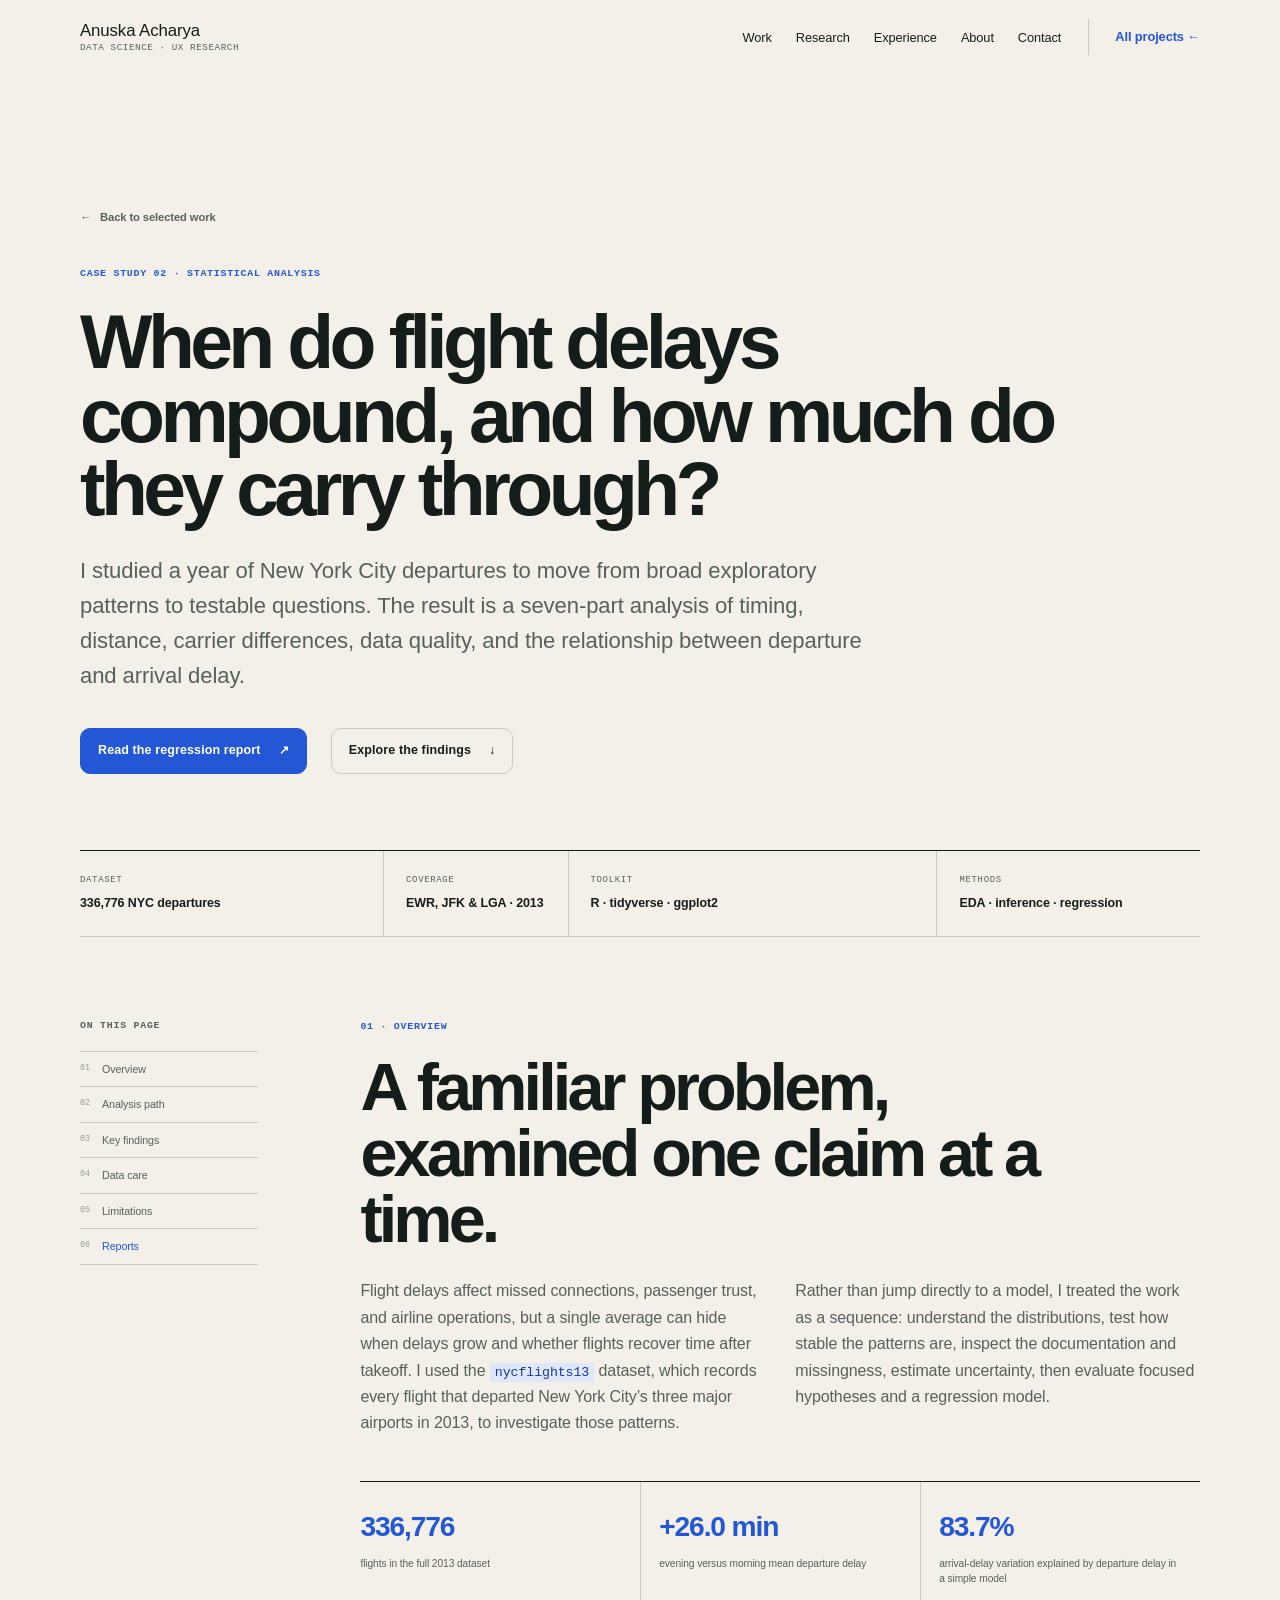
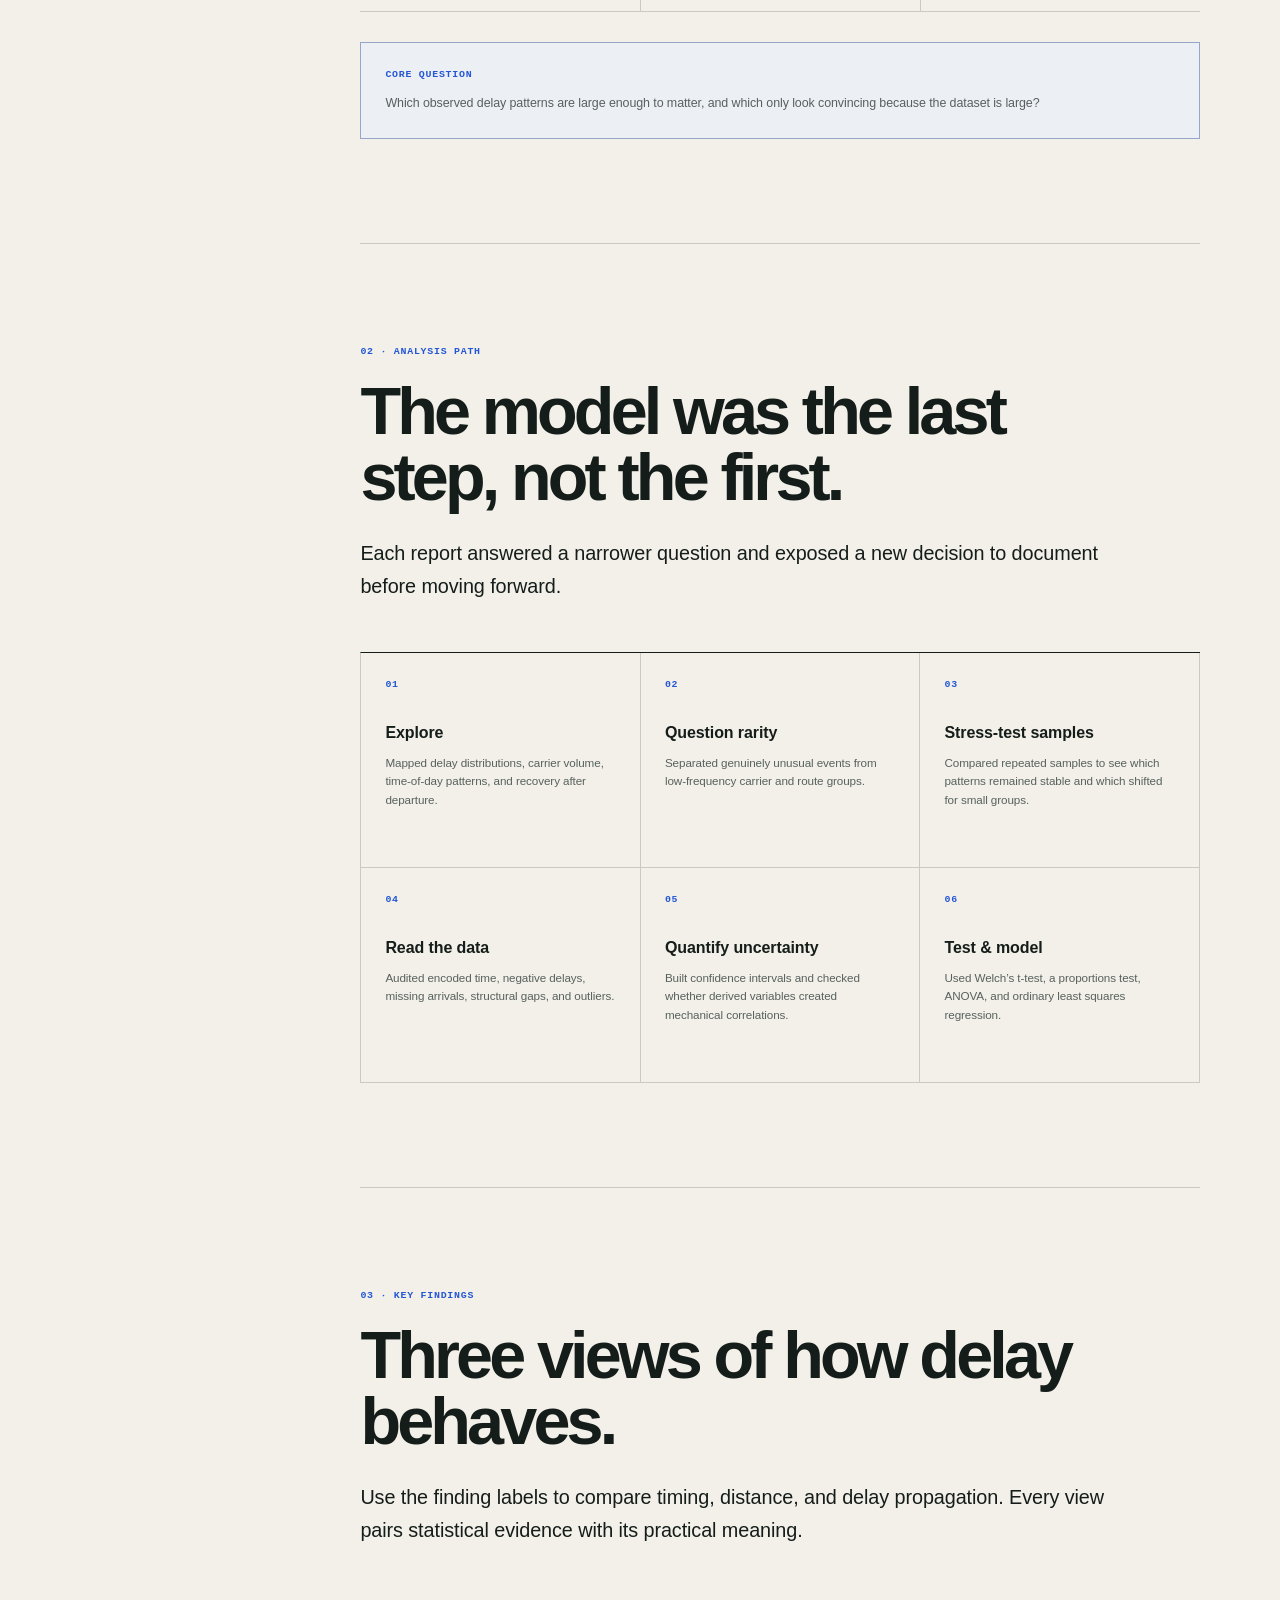
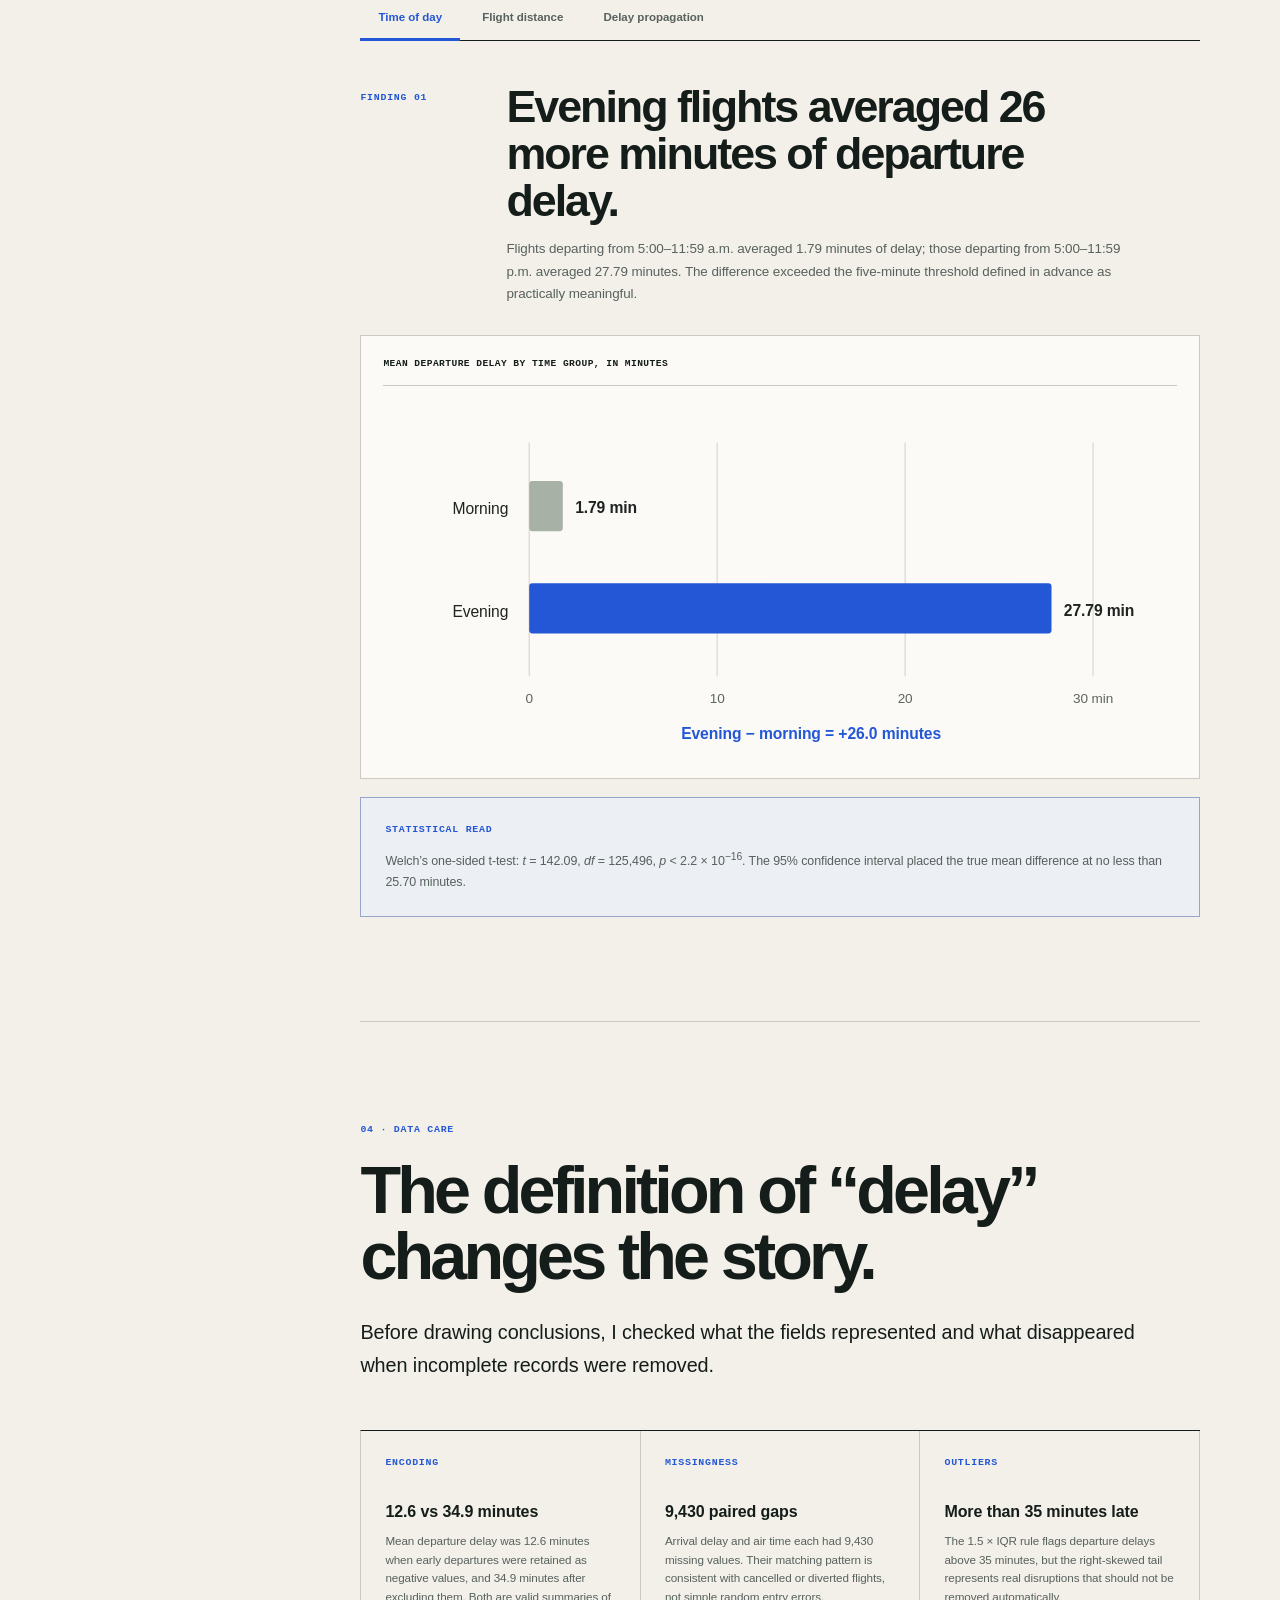
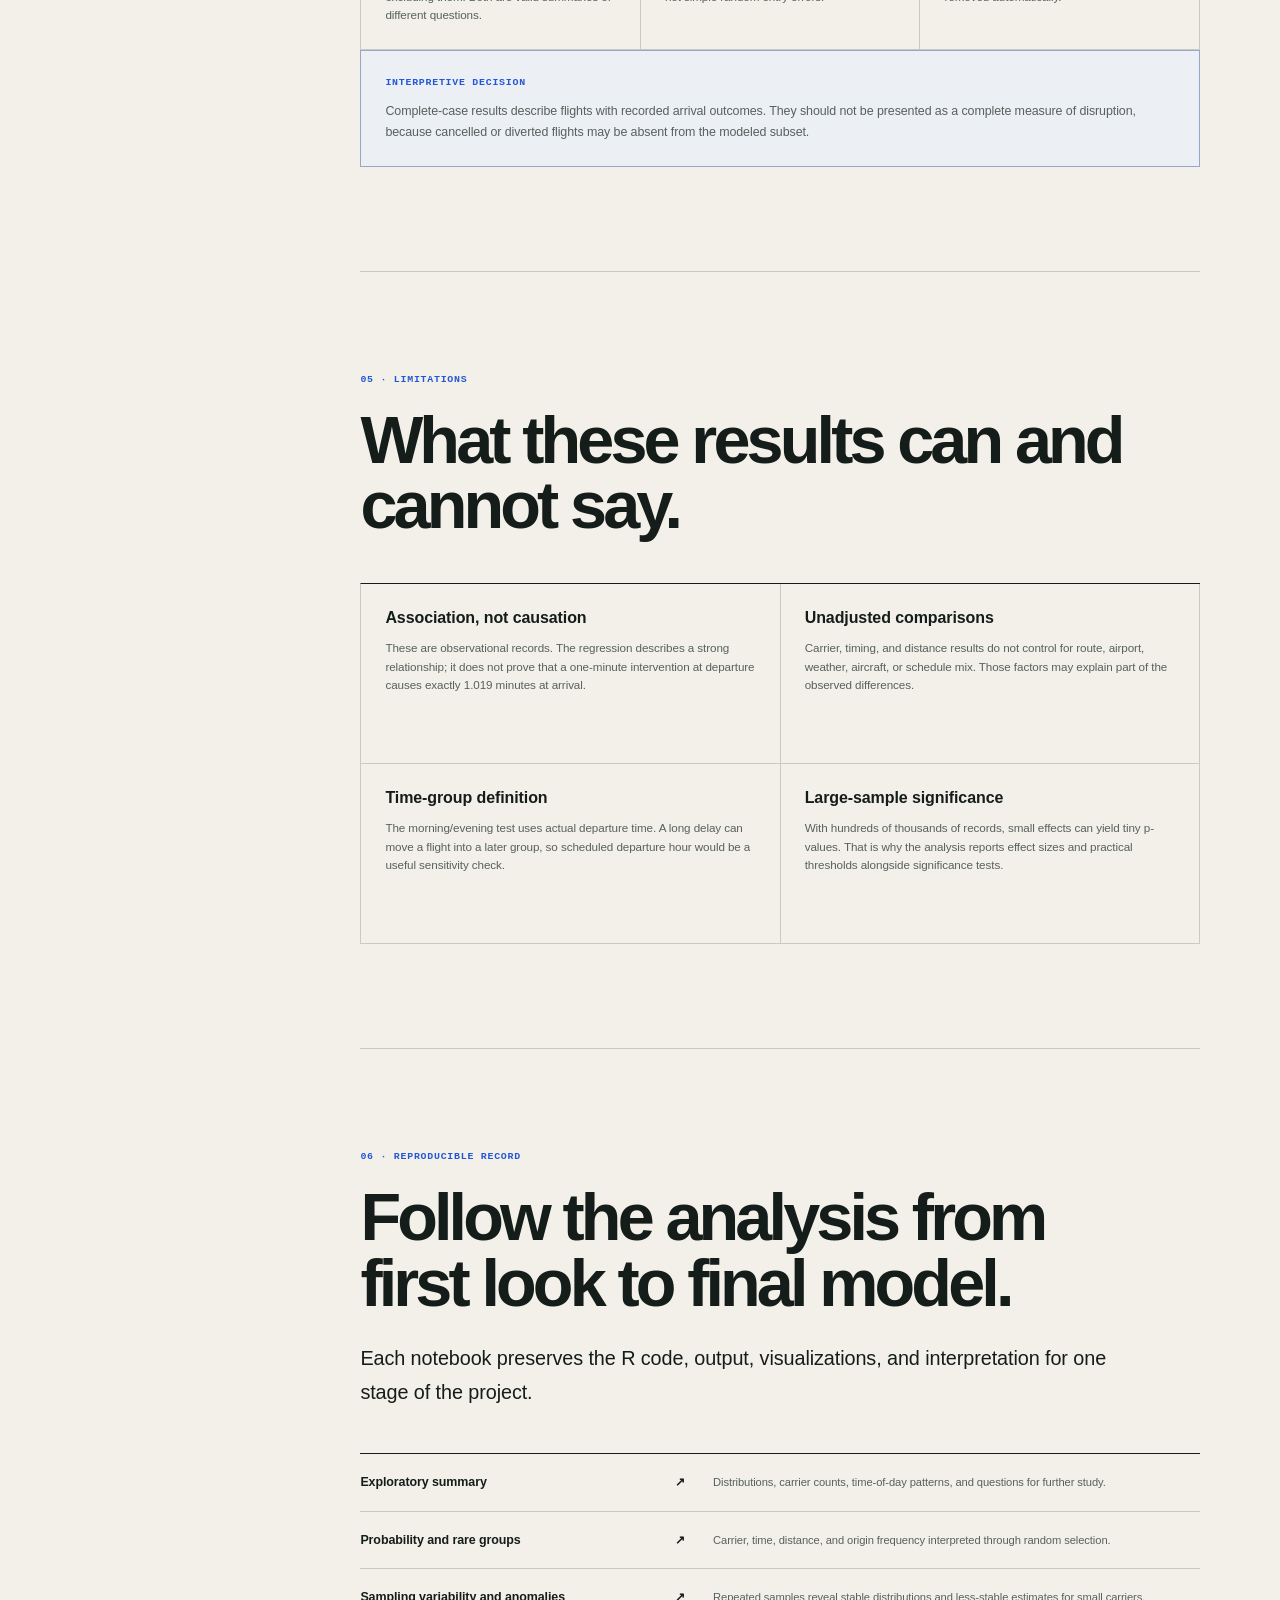
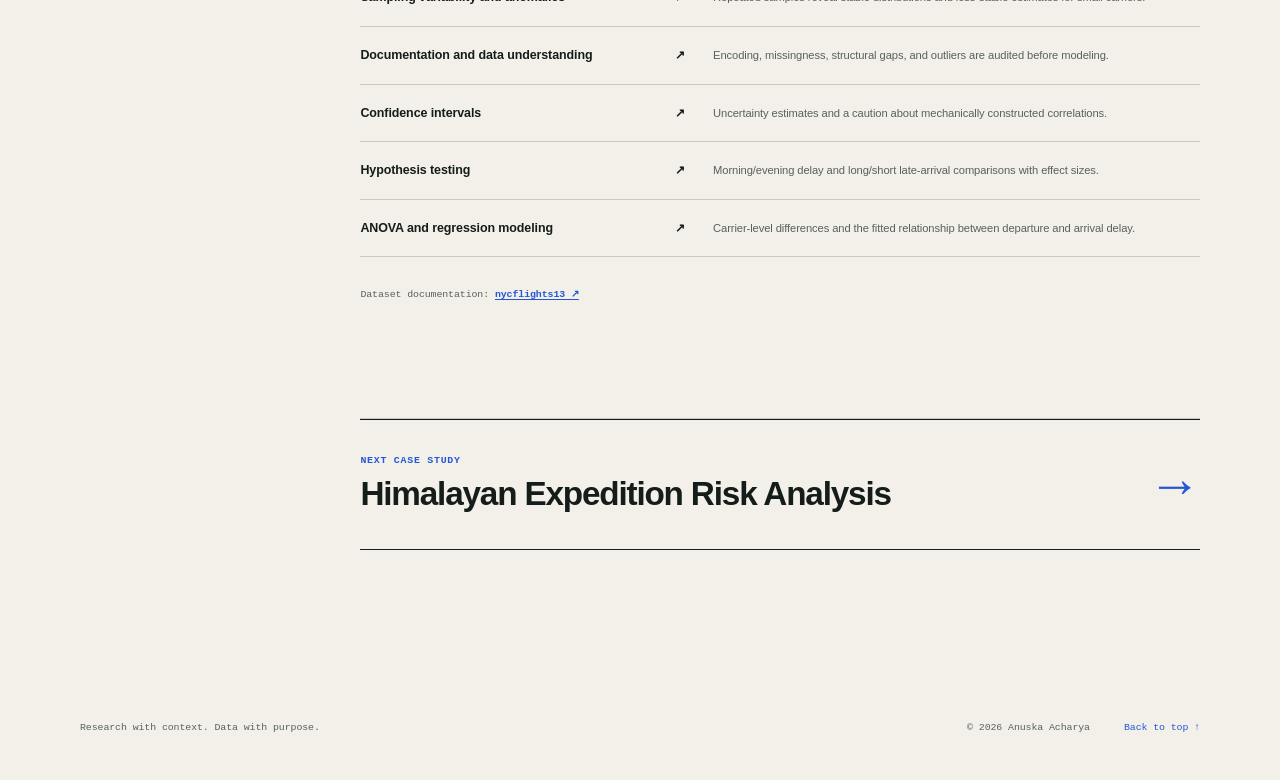
<file: projects/flight-delay-analysis.html>
<!doctype html>
<html lang="en">
  <head>
    <meta charset="utf-8">
    <meta name="viewport" content="width=device-width, initial-scale=1">
    <meta
      name="description"
      content="A statistical case study by Anuska Acharya examining departure and arrival delays across 336,776 flights from New York City in 2013."
    >
    <meta name="theme-color" content="#f3f0e9">
    <meta property="og:title" content="Flight Delay Analysis | Anuska Acharya">
    <meta
      property="og:description"
      content="From exploratory analysis to hypothesis testing and regression: a careful study of delay patterns in the nycflights13 data."
    >
    <meta property="og:type" content="article">
    <title>Flight Delay Analysis | Anuska Acharya</title>
    <link rel="icon" href="../assets/favicon.svg" type="image/svg+xml">
    <link rel="stylesheet" href="../styles.css">
    <script src="../script.js" defer></script>
  </head>
  <body>
    <a class="skip-link" href="#main-content">Skip to content</a>

    <header class="site-header" data-site-header>
      <div class="nav-shell">
        <a class="wordmark" href="../index.html#home" aria-label="Anuska Acharya, home">
          <span class="wordmark-name">Anuska Acharya</span>
          <span class="wordmark-role">Data science · UX research</span>
        </a>

        <button
          class="nav-toggle"
          type="button"
          aria-expanded="false"
          aria-controls="site-navigation"
          data-nav-toggle
        >
          <span class="nav-toggle-label">Menu</span>
          <span class="nav-toggle-icon" aria-hidden="true"></span>
        </button>

        <nav id="site-navigation" class="site-navigation" aria-label="Primary" data-navigation>
          <ul>
            <li><a href="../index.html#work">Work</a></li>
            <li><a href="../index.html#research">Research</a></li>
            <li><a href="../index.html#experience">Experience</a></li>
            <li><a href="../index.html#about">About</a></li>
            <li><a href="../index.html#contact">Contact</a></li>
          </ul>
          <a class="nav-cta" href="../index.html#work">
            All projects <span aria-hidden="true">←</span>
          </a>
        </nav>
      </div>
    </header>

    <main id="main-content" class="case-page" data-case="flight">
      <section class="case-hero" aria-labelledby="case-title">
        <div class="case-hero-inner">
          <a class="case-back-link" href="../index.html#work">
            <span aria-hidden="true">←</span> Back to selected work
          </a>
          <p class="case-kicker">Case study 02 · Statistical analysis</p>
          <h1 id="case-title" class="case-title">When do flight delays compound, and how much do they carry through?</h1>
          <p class="case-dek">
            I studied a year of New York City departures to move from broad exploratory patterns to
            testable questions. The result is a seven-part analysis of timing, distance, carrier
            differences, data quality, and the relationship between departure and arrival delay.
          </p>

          <div class="case-actions" aria-label="Project links">
            <a
              class="button"
              href="https://rpubs.com/AnuskaAcharya/1407359"
              target="_blank"
              rel="noreferrer"
            >
              Read the regression report <span aria-hidden="true">↗</span>
              <span class="visually-hidden">(opens in a new tab)</span>
            </a>
            <a class="button button-secondary" href="#findings">
              Explore the findings <span aria-hidden="true">↓</span>
            </a>
          </div>

          <dl class="case-meta" aria-label="Project details">
            <div>
              <dt>Dataset</dt>
              <dd>336,776 NYC departures</dd>
            </div>
            <div>
              <dt>Coverage</dt>
              <dd>EWR, JFK &amp; LGA · 2013</dd>
            </div>
            <div>
              <dt>Toolkit</dt>
              <dd>R · tidyverse · ggplot2</dd>
            </div>
            <div>
              <dt>Methods</dt>
              <dd>EDA · inference · regression</dd>
            </div>
          </dl>
        </div>
      </section>

      <div class="case-layout">
        <aside class="case-nav">
          <p class="case-nav-label">On this page</p>
          <nav aria-label="Case study sections">
            <ol>
              <li><a href="#overview">Overview</a></li>
              <li><a href="#process">Analysis path</a></li>
              <li><a href="#findings">Key findings</a></li>
              <li><a href="#data-quality">Data care</a></li>
              <li><a href="#limitations">Limitations</a></li>
              <li><a href="#reports">Reports</a></li>
            </ol>
          </nav>
        </aside>

        <article class="case-content">
          <section id="overview" class="case-section" aria-labelledby="overview-title">
            <p class="case-section-index">01 · Overview</p>
            <h2 id="overview-title">A familiar problem, examined one claim at a time.</h2>
            <div class="case-prose">
              <p>
                Flight delays affect missed connections, passenger trust, and airline operations, but
                a single average can hide when delays grow and whether flights recover time after takeoff.
                I used the <code>nycflights13</code> dataset, which records every flight that departed New
                York City’s three major airports in 2013, to investigate those patterns.
              </p>
              <p>
                Rather than jump directly to a model, I treated the work as a sequence: understand the
                distributions, test how stable the patterns are, inspect the documentation and missingness,
                estimate uncertainty, then evaluate focused hypotheses and a regression model.
              </p>
            </div>

            <dl class="case-stat-grid" aria-label="Analysis highlights">
              <div>
                <dt>336,776</dt>
                <dd>flights in the full 2013 dataset</dd>
              </div>
              <div>
                <dt>+26.0 min</dt>
                <dd>evening versus morning mean departure delay</dd>
              </div>
              <div>
                <dt>83.7%</dt>
                <dd>arrival-delay variation explained by departure delay in a simple model</dd>
              </div>
            </dl>

            <div class="insight-callout">
              <p class="callout-label">Core question</p>
              <p>
                Which observed delay patterns are large enough to matter, and which only look convincing
                because the dataset is large?
              </p>
            </div>
          </section>

          <section id="process" class="case-section" aria-labelledby="process-title">
            <p class="case-section-index">02 · Analysis path</p>
            <h2 id="process-title">The model was the last step, not the first.</h2>
            <p class="case-lead">
              Each report answered a narrower question and exposed a new decision to document before
              moving forward.
            </p>

            <ol class="process-grid">
              <li>
                <p class="process-number">01</p>
                <h3>Explore</h3>
                <p>Mapped delay distributions, carrier volume, time-of-day patterns, and recovery after departure.</p>
              </li>
              <li>
                <p class="process-number">02</p>
                <h3>Question rarity</h3>
                <p>Separated genuinely unusual events from low-frequency carrier and route groups.</p>
              </li>
              <li>
                <p class="process-number">03</p>
                <h3>Stress-test samples</h3>
                <p>Compared repeated samples to see which patterns remained stable and which shifted for small groups.</p>
              </li>
              <li>
                <p class="process-number">04</p>
                <h3>Read the data</h3>
                <p>Audited encoded time, negative delays, missing arrivals, structural gaps, and outliers.</p>
              </li>
              <li>
                <p class="process-number">05</p>
                <h3>Quantify uncertainty</h3>
                <p>Built confidence intervals and checked whether derived variables created mechanical correlations.</p>
              </li>
              <li>
                <p class="process-number">06</p>
                <h3>Test &amp; model</h3>
                <p>Used Welch’s t-test, a proportions test, ANOVA, and ordinary least squares regression.</p>
              </li>
            </ol>
          </section>

          <section id="findings" class="case-section" aria-labelledby="findings-title">
            <p class="case-section-index">03 · Key findings</p>
            <h2 id="findings-title">Three views of how delay behaves.</h2>
            <p class="case-lead">
              Use the finding labels to compare timing, distance, and delay propagation. Every view pairs
              statistical evidence with its practical meaning.
            </p>

            <div class="finding-explorer" data-finding-tabs>
              <div class="finding-tabs" role="tablist" aria-label="Flight delay findings">
                <button
                  class="finding-tab"
                  type="button"
                  role="tab"
                  id="tab-time"
                  aria-controls="panel-time"
                  aria-selected="true"
                  tabindex="0"
                  data-finding-tab="time"
                >
                  Time of day
                </button>
                <button
                  class="finding-tab"
                  type="button"
                  role="tab"
                  id="tab-distance"
                  aria-controls="panel-distance"
                  aria-selected="false"
                  tabindex="-1"
                  data-finding-tab="distance"
                >
                  Flight distance
                </button>
                <button
                  class="finding-tab"
                  type="button"
                  role="tab"
                  id="tab-propagation"
                  aria-controls="panel-propagation"
                  aria-selected="false"
                  tabindex="-1"
                  data-finding-tab="propagation"
                >
                  Delay propagation
                </button>
              </div>

              <div class="finding-panels">
                <section
                  class="finding-panel"
                  id="panel-time"
                  role="tabpanel"
                  aria-labelledby="tab-time"
                  data-finding-panel="time"
                >
                  <div class="finding-copy">
                    <p class="finding-number">Finding 01</p>
                    <h3>Evening flights averaged 26 more minutes of departure delay.</h3>
                    <p>
                      Flights departing from 5:00–11:59 a.m. averaged 1.79 minutes of delay; those
                      departing from 5:00–11:59 p.m. averaged 27.79 minutes. The difference exceeded the
                      five-minute threshold defined in advance as practically meaningful.
                    </p>
                  </div>

                  <figure class="chart-shell">
                    <figcaption>Mean departure delay by time group, in minutes</figcaption>
                    <svg
                      class="case-chart"
                      viewBox="0 0 760 360"
                      role="img"
                      aria-labelledby="delay-chart-title delay-chart-desc"
                    >
                      <title id="delay-chart-title">Morning and evening mean departure delay</title>
                      <desc id="delay-chart-desc">
                        Morning flights averaged 1.79 minutes of departure delay. Evening flights averaged
                        27.79 minutes, a difference of 26 minutes.
                      </desc>

                      <g stroke="#d7d2c8" stroke-width="1">
                        <line x1="140" y1="54" x2="140" y2="278"></line>
                        <line x1="320" y1="54" x2="320" y2="278"></line>
                        <line x1="500" y1="54" x2="500" y2="278"></line>
                        <line x1="680" y1="54" x2="680" y2="278"></line>
                      </g>
                      <g fill="#5d655f" font-family="ui-sans-serif, system-ui, sans-serif" font-size="13">
                        <text x="140" y="304" text-anchor="middle">0</text>
                        <text x="320" y="304" text-anchor="middle">10</text>
                        <text x="500" y="304" text-anchor="middle">20</text>
                        <text x="680" y="304" text-anchor="middle">30 min</text>
                      </g>
                      <g fill="#1f2421" font-family="ui-sans-serif, system-ui, sans-serif" font-size="15">
                        <text x="120" y="123" text-anchor="end">Morning</text>
                        <text x="120" y="221" text-anchor="end">Evening</text>
                      </g>
                      <rect x="140" y="91" width="32.2" height="48" rx="3" fill="#a8b1a6"></rect>
                      <rect x="140" y="189" width="500.2" height="48" rx="3" fill="#78384f"></rect>
                      <g fill="#1f2421" font-family="ui-monospace, SFMono-Regular, monospace" font-size="15" font-weight="700">
                        <text x="184" y="122">1.79 min</text>
                        <text x="652" y="220">27.79 min</text>
                      </g>
                      <text
                        x="410"
                        y="338"
                        fill="#78384f"
                        font-family="ui-sans-serif, system-ui, sans-serif"
                        font-size="15"
                        font-weight="700"
                        text-anchor="middle"
                      >
                        Evening − morning = +26.0 minutes
                      </text>
                    </svg>
                  </figure>

                  <div class="insight-callout">
                    <p class="callout-label">Statistical read</p>
                    <p>
                      Welch’s one-sided t-test: <i>t</i> = 142.09, <i>df</i> = 125,496,
                      <i>p</i> &lt; 2.2 × 10<sup>−16</sup>. The 95% confidence interval placed the true
                      mean difference at no less than 25.70 minutes.
                    </p>
                  </div>
                </section>

                <section
                  class="finding-panel"
                  id="panel-distance"
                  role="tabpanel"
                  aria-labelledby="tab-distance"
                  data-finding-panel="distance"
                >
                  <div class="finding-copy">
                    <p class="finding-number">Finding 02</p>
                    <h3>Short flights were slightly more likely to arrive late.</h3>
                    <p>
                      The late-arrival rate was 39.2% for flights over 1,000 miles and 41.7% for flights
                      at or below 1,000 miles, a difference of 2.5 percentage points.
                    </p>
                  </div>

                  <figure class="chart-shell">
                    <figcaption>Share of flights arriving late, by distance group</figcaption>
                    <svg
                      class="case-chart"
                      viewBox="0 0 760 360"
                      role="img"
                      aria-labelledby="late-chart-title late-chart-desc"
                    >
                      <title id="late-chart-title">Late-arrival rate for long and short flights</title>
                      <desc id="late-chart-desc">
                        Flights over 1,000 miles had a 39.2 percent late-arrival rate. Flights of 1,000
                        miles or less had a 41.7 percent late-arrival rate, 2.5 percentage points higher.
                      </desc>

                      <g stroke="#d7d2c8" stroke-width="1">
                        <line x1="140" y1="54" x2="140" y2="278"></line>
                        <line x1="248" y1="54" x2="248" y2="278"></line>
                        <line x1="356" y1="54" x2="356" y2="278"></line>
                        <line x1="464" y1="54" x2="464" y2="278"></line>
                        <line x1="572" y1="54" x2="572" y2="278"></line>
                        <line x1="680" y1="54" x2="680" y2="278"></line>
                      </g>
                      <g fill="#5d655f" font-family="ui-sans-serif, system-ui, sans-serif" font-size="13">
                        <text x="140" y="304" text-anchor="middle">0</text>
                        <text x="248" y="304" text-anchor="middle">10</text>
                        <text x="356" y="304" text-anchor="middle">20</text>
                        <text x="464" y="304" text-anchor="middle">30</text>
                        <text x="572" y="304" text-anchor="middle">40</text>
                        <text x="680" y="304" text-anchor="middle">50%</text>
                      </g>
                      <g fill="#1f2421" font-family="ui-sans-serif, system-ui, sans-serif" font-size="15">
                        <text x="120" y="123" text-anchor="end">Long</text>
                        <text x="120" y="221" text-anchor="end">Short</text>
                      </g>
                      <rect x="140" y="91" width="423.4" height="48" rx="3" fill="#a8b1a6"></rect>
                      <rect x="140" y="189" width="450.4" height="48" rx="3" fill="#78384f"></rect>
                      <g fill="#1f2421" font-family="ui-monospace, SFMono-Regular, monospace" font-size="15" font-weight="700">
                        <text x="575" y="122">39.2%</text>
                        <text x="602" y="220">41.7%</text>
                      </g>
                      <text
                        x="410"
                        y="338"
                        fill="#78384f"
                        font-family="ui-sans-serif, system-ui, sans-serif"
                        font-size="15"
                        font-weight="700"
                        text-anchor="middle"
                      >
                        Short − long = +2.5 percentage points
                      </text>
                    </svg>
                  </figure>

                  <div class="insight-callout">
                    <p class="callout-label">Statistical read</p>
                    <p>
                      Two-sample proportions test: χ² = 209.23, <i>df</i> = 1,
                      <i>p</i> &lt; 2.2 × 10<sup>−16</sup>. The difference was statistically clear but
                      practically modest: the 95% interval for long minus short was −2.84 to −2.16 points.
                    </p>
                  </div>
                </section>

                <section
                  class="finding-panel"
                  id="panel-propagation"
                  role="tabpanel"
                  aria-labelledby="tab-propagation"
                  data-finding-panel="propagation"
                >
                  <div class="finding-copy">
                    <p class="finding-number">Finding 03</p>
                    <h3>Departure delay explained most of the variation in arrival delay.</h3>
                    <p>
                      In 327,346 complete flight records, each additional departure-delay minute was
                      associated with about 1.02 additional arrival-delay minutes. The simple model
                      explained 83.7% of observed arrival-delay variation.
                    </p>
                  </div>

                  <figure class="chart-shell">
                    <figcaption>Fitted arrival delay across departure-delay values</figcaption>
                    <svg
                      class="case-chart"
                      viewBox="0 0 760 430"
                      role="img"
                      aria-labelledby="regression-chart-title regression-chart-desc"
                    >
                      <title id="regression-chart-title">Fitted relationship between departure and arrival delay</title>
                      <desc id="regression-chart-desc">
                        The fitted equation is arrival delay equals negative 5.90 plus 1.019 times departure
                        delay. The model R squared is 0.8369. The chart shows fitted values, not individual flights.
                      </desc>

                      <g stroke="#d7d2c8" stroke-width="1">
                        <line x1="104" y1="50" x2="104" y2="340"></line>
                        <line x1="197" y1="50" x2="197" y2="340"></line>
                        <line x1="291" y1="50" x2="291" y2="340"></line>
                        <line x1="384" y1="50" x2="384" y2="340"></line>
                        <line x1="477" y1="50" x2="477" y2="340"></line>
                        <line x1="571" y1="50" x2="571" y2="340"></line>
                        <line x1="664" y1="50" x2="664" y2="340"></line>
                        <line x1="104" y1="299" x2="664" y2="299"></line>
                        <line x1="104" y1="216" x2="664" y2="216"></line>
                        <line x1="104" y1="133" x2="664" y2="133"></line>
                        <line x1="104" y1="50" x2="664" y2="50"></line>
                      </g>
                      <line
                        x1="104"
                        y1="299"
                        x2="664"
                        y2="50"
                        stroke="#a8b1a6"
                        stroke-width="2"
                        stroke-dasharray="7 7"
                      ></line>
                      <line
                        x1="104"
                        y1="323"
                        x2="664"
                        y2="70"
                        stroke="#78384f"
                        stroke-width="6"
                        stroke-linecap="round"
                      ></line>
                      <g fill="#5d655f" font-family="ui-sans-serif, system-ui, sans-serif" font-size="13">
                        <text x="104" y="364" text-anchor="middle">0</text>
                        <text x="197" y="364" text-anchor="middle">10</text>
                        <text x="291" y="364" text-anchor="middle">20</text>
                        <text x="384" y="364" text-anchor="middle">30</text>
                        <text x="477" y="364" text-anchor="middle">40</text>
                        <text x="571" y="364" text-anchor="middle">50</text>
                        <text x="664" y="364" text-anchor="middle">60</text>
                        <text x="84" y="304" text-anchor="end">0</text>
                        <text x="84" y="221" text-anchor="end">20</text>
                        <text x="84" y="138" text-anchor="end">40</text>
                        <text x="84" y="55" text-anchor="end">60</text>
                        <text x="384" y="401" text-anchor="middle">Departure delay (minutes)</text>
                        <text transform="translate(27 195) rotate(-90)" text-anchor="middle">Arrival delay (minutes)</text>
                      </g>
                      <g fill="#1f2421" font-family="ui-sans-serif, system-ui, sans-serif">
                        <text x="430" y="92" font-size="15" font-weight="700">Fitted model</text>
                        <text x="430" y="115" font-family="ui-monospace, SFMono-Regular, monospace" font-size="14">
                          arrival = −5.90 + 1.019 × departure
                        </text>
                        <text x="430" y="141" font-family="ui-monospace, SFMono-Regular, monospace" font-size="14">
                          R² = 0.8369
                        </text>
                        <text x="430" y="165" fill="#5d655f" font-size="13">Dashed line: one-to-one reference</text>
                      </g>
                    </svg>
                    <p class="chart-note">The line displays fitted values from the model, not individual flight observations.</p>
                  </figure>

                  <div class="insight-callout">
                    <p class="callout-label">Statistical read</p>
                    <p>
                      Slope = 1.0191, <i>p</i> &lt; 2 × 10<sup>−16</sup>; intercept = −5.8995 minutes;
                      residual standard error = 18.03 minutes. The strong association does not, by itself,
                      establish that changing departure delay will cause the same change at arrival.
                    </p>
                  </div>
                </section>
              </div>
            </div>
          </section>

          <section id="data-quality" class="case-section" aria-labelledby="quality-title">
            <p class="case-section-index">04 · Data care</p>
            <h2 id="quality-title">The definition of “delay” changes the story.</h2>
            <p class="case-lead">
              Before drawing conclusions, I checked what the fields represented and what disappeared
              when incomplete records were removed.
            </p>

            <ol class="process-grid data-care-grid">
              <li>
                <p class="process-number">Encoding</p>
                <h3>12.6 vs 34.9 minutes</h3>
                <p>
                  Mean departure delay was 12.6 minutes when early departures were retained as negative
                  values, and 34.9 minutes after excluding them. Both are valid summaries of different questions.
                </p>
              </li>
              <li>
                <p class="process-number">Missingness</p>
                <h3>9,430 paired gaps</h3>
                <p>
                  Arrival delay and air time each had 9,430 missing values. Their matching pattern is
                  consistent with cancelled or diverted flights, not simple random entry errors.
                </p>
              </li>
              <li>
                <p class="process-number">Outliers</p>
                <h3>More than 35 minutes late</h3>
                <p>
                  The 1.5 × IQR rule flags departure delays above 35 minutes, but the right-skewed tail
                  represents real disruptions that should not be removed automatically.
                </p>
              </li>
            </ol>

            <div class="insight-callout">
              <p class="callout-label">Interpretive decision</p>
              <p>
                Complete-case results describe flights with recorded arrival outcomes. They should not be
                presented as a complete measure of disruption, because cancelled or diverted flights may be
                absent from the modeled subset.
              </p>
            </div>
          </section>

          <section id="limitations" class="case-section limitations" aria-labelledby="limitations-title">
            <p class="case-section-index">05 · Limitations</p>
            <h2 id="limitations-title">What these results can and cannot say.</h2>

            <div class="limitation-grid">
              <article>
                <h3>Association, not causation</h3>
                <p>
                  These are observational records. The regression describes a strong relationship; it does
                  not prove that a one-minute intervention at departure causes exactly 1.019 minutes at arrival.
                </p>
              </article>
              <article>
                <h3>Unadjusted comparisons</h3>
                <p>
                  Carrier, timing, and distance results do not control for route, airport, weather, aircraft,
                  or schedule mix. Those factors may explain part of the observed differences.
                </p>
              </article>
              <article>
                <h3>Time-group definition</h3>
                <p>
                  The morning/evening test uses actual departure time. A long delay can move a flight into a
                  later group, so scheduled departure hour would be a useful sensitivity check.
                </p>
              </article>
              <article>
                <h3>Large-sample significance</h3>
                <p>
                  With hundreds of thousands of records, small effects can yield tiny p-values. That is why
                  the analysis reports effect sizes and practical thresholds alongside significance tests.
                </p>
              </article>
            </div>
          </section>

          <section id="reports" class="case-section" aria-labelledby="reports-title">
            <p class="case-section-index">06 · Reproducible record</p>
            <h2 id="reports-title">Follow the analysis from first look to final model.</h2>
            <p class="case-lead">
              Each notebook preserves the R code, output, visualizations, and interpretation for one stage
              of the project.
            </p>

            <ol class="report-list">
              <li>
                <a href="https://rpubs.com/AnuskaAcharya/datadive" target="_blank" rel="noreferrer">
                  <span>Exploratory summary</span><span aria-hidden="true">↗</span>
                  <span class="visually-hidden">(opens in a new tab)</span>
                </a>
                <p>Distributions, carrier counts, time-of-day patterns, and questions for further study.</p>
              </li>
              <li>
                <a href="https://rpubs.com/AnuskaAcharya/1392733" target="_blank" rel="noreferrer">
                  <span>Probability and rare groups</span><span aria-hidden="true">↗</span>
                  <span class="visually-hidden">(opens in a new tab)</span>
                </a>
                <p>Carrier, time, distance, and origin frequency interpreted through random selection.</p>
              </li>
              <li>
                <a href="https://rpubs.com/AnuskaAcharya/1395470" target="_blank" rel="noreferrer">
                  <span>Sampling variability and anomalies</span><span aria-hidden="true">↗</span>
                  <span class="visually-hidden">(opens in a new tab)</span>
                </a>
                <p>Repeated samples reveal stable distributions and less-stable estimates for small carriers.</p>
              </li>
              <li>
                <a href="https://rpubs.com/AnuskaAcharya/1397683" target="_blank" rel="noreferrer">
                  <span>Documentation and data understanding</span><span aria-hidden="true">↗</span>
                  <span class="visually-hidden">(opens in a new tab)</span>
                </a>
                <p>Encoding, missingness, structural gaps, and outliers are audited before modeling.</p>
              </li>
              <li>
                <a href="https://rpubs.com/AnuskaAcharya/1399763" target="_blank" rel="noreferrer">
                  <span>Confidence intervals</span><span aria-hidden="true">↗</span>
                  <span class="visually-hidden">(opens in a new tab)</span>
                </a>
                <p>Uncertainty estimates and a caution about mechanically constructed correlations.</p>
              </li>
              <li>
                <a href="https://rpubs.com/AnuskaAcharya/1404172" target="_blank" rel="noreferrer">
                  <span>Hypothesis testing</span><span aria-hidden="true">↗</span>
                  <span class="visually-hidden">(opens in a new tab)</span>
                </a>
                <p>Morning/evening delay and long/short late-arrival comparisons with effect sizes.</p>
              </li>
              <li>
                <a href="https://rpubs.com/AnuskaAcharya/1407359" target="_blank" rel="noreferrer">
                  <span>ANOVA and regression modeling</span><span aria-hidden="true">↗</span>
                  <span class="visually-hidden">(opens in a new tab)</span>
                </a>
                <p>Carrier-level differences and the fitted relationship between departure and arrival delay.</p>
              </li>
            </ol>

            <p class="source-note">
              Dataset documentation:
              <a href="https://nycflights13.tidyverse.org/" target="_blank" rel="noreferrer">
                nycflights13 <span aria-hidden="true">↗</span>
                <span class="visually-hidden">(opens in a new tab)</span>
              </a>
            </p>
          </section>

          <a class="next-case" href="himalayan-expedition.html">
            <span>
              <span class="next-case-label">Next case study</span>
              Himalayan Expedition Risk Analysis
            </span>
            <span class="next-case-arrow" aria-hidden="true">→</span>
          </a>
        </article>
      </div>
    </main>

    <footer class="site-footer">
      <p>Research with context. Data with purpose.</p>
      <p>© <span data-current-year>2026</span> Anuska Acharya</p>
      <a href="#main-content">Back to top <span aria-hidden="true">↑</span></a>
    </footer>
  </body>
</html>
</file>
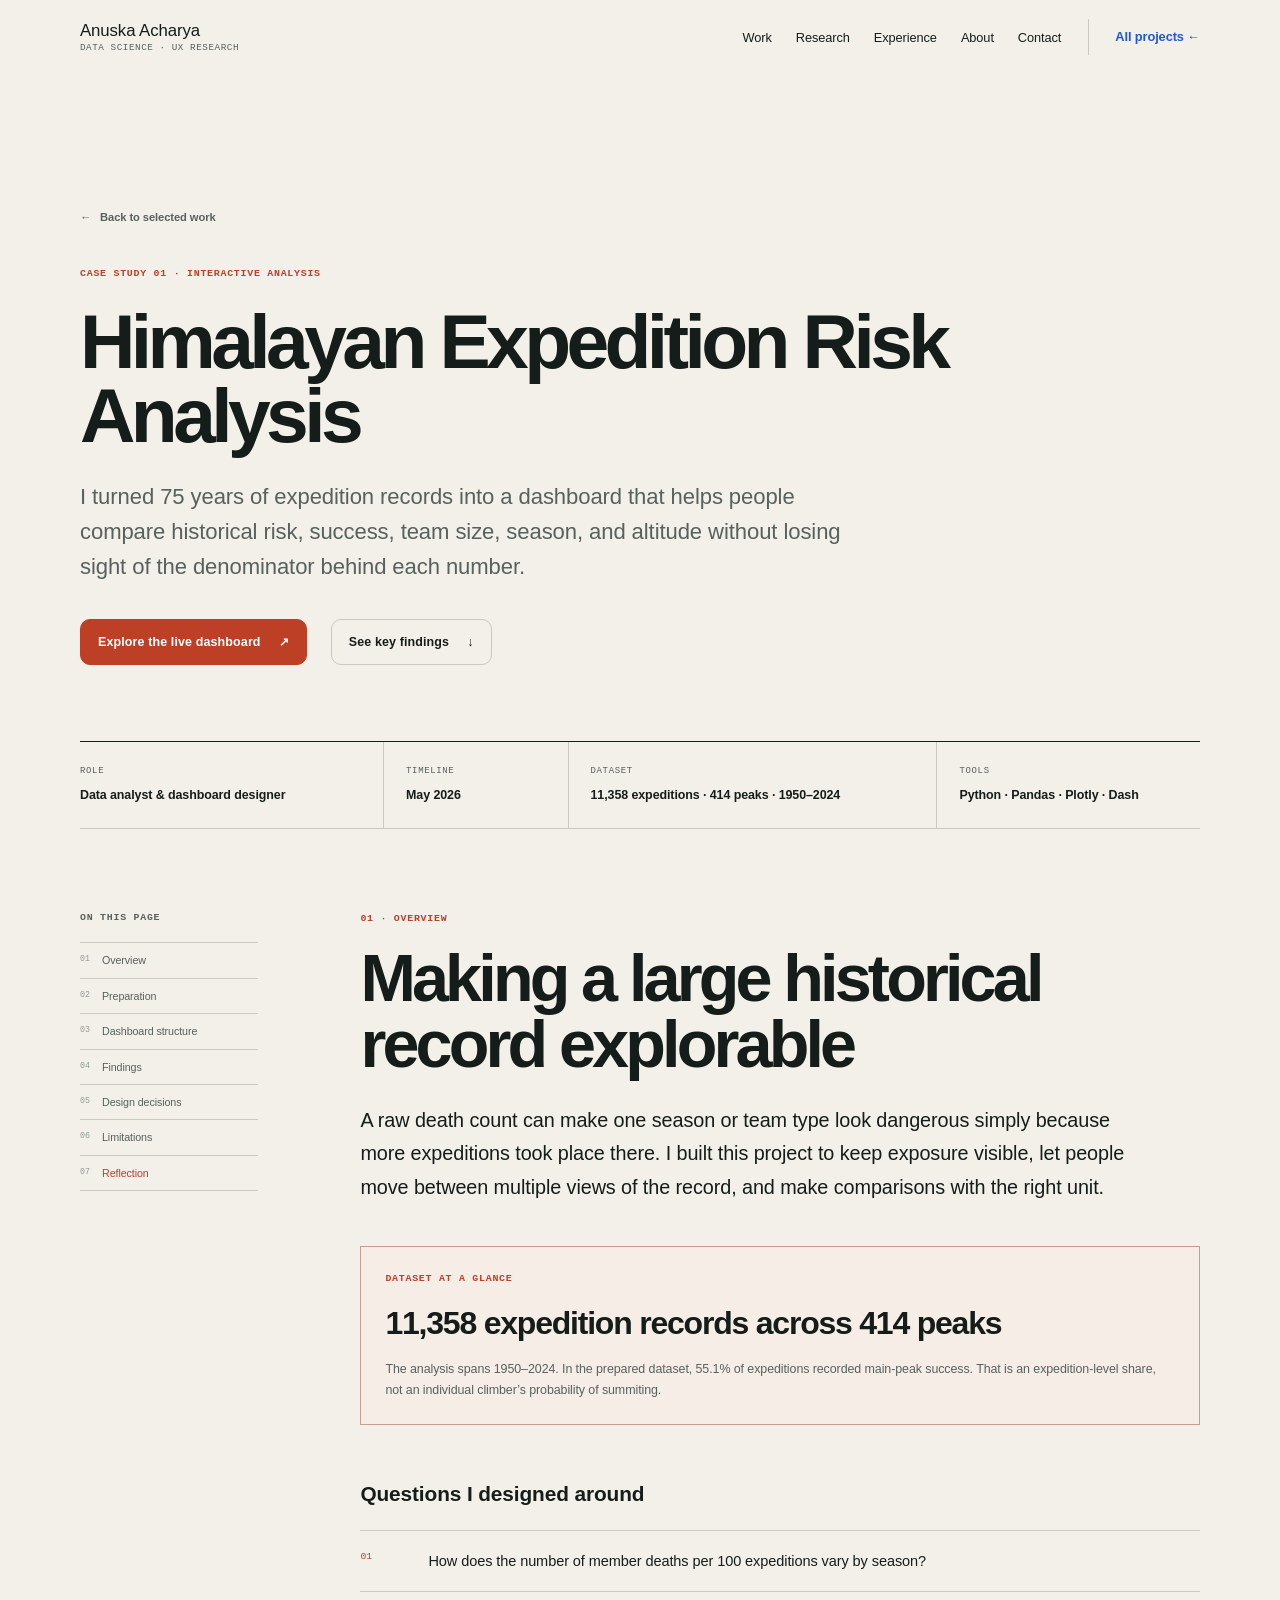
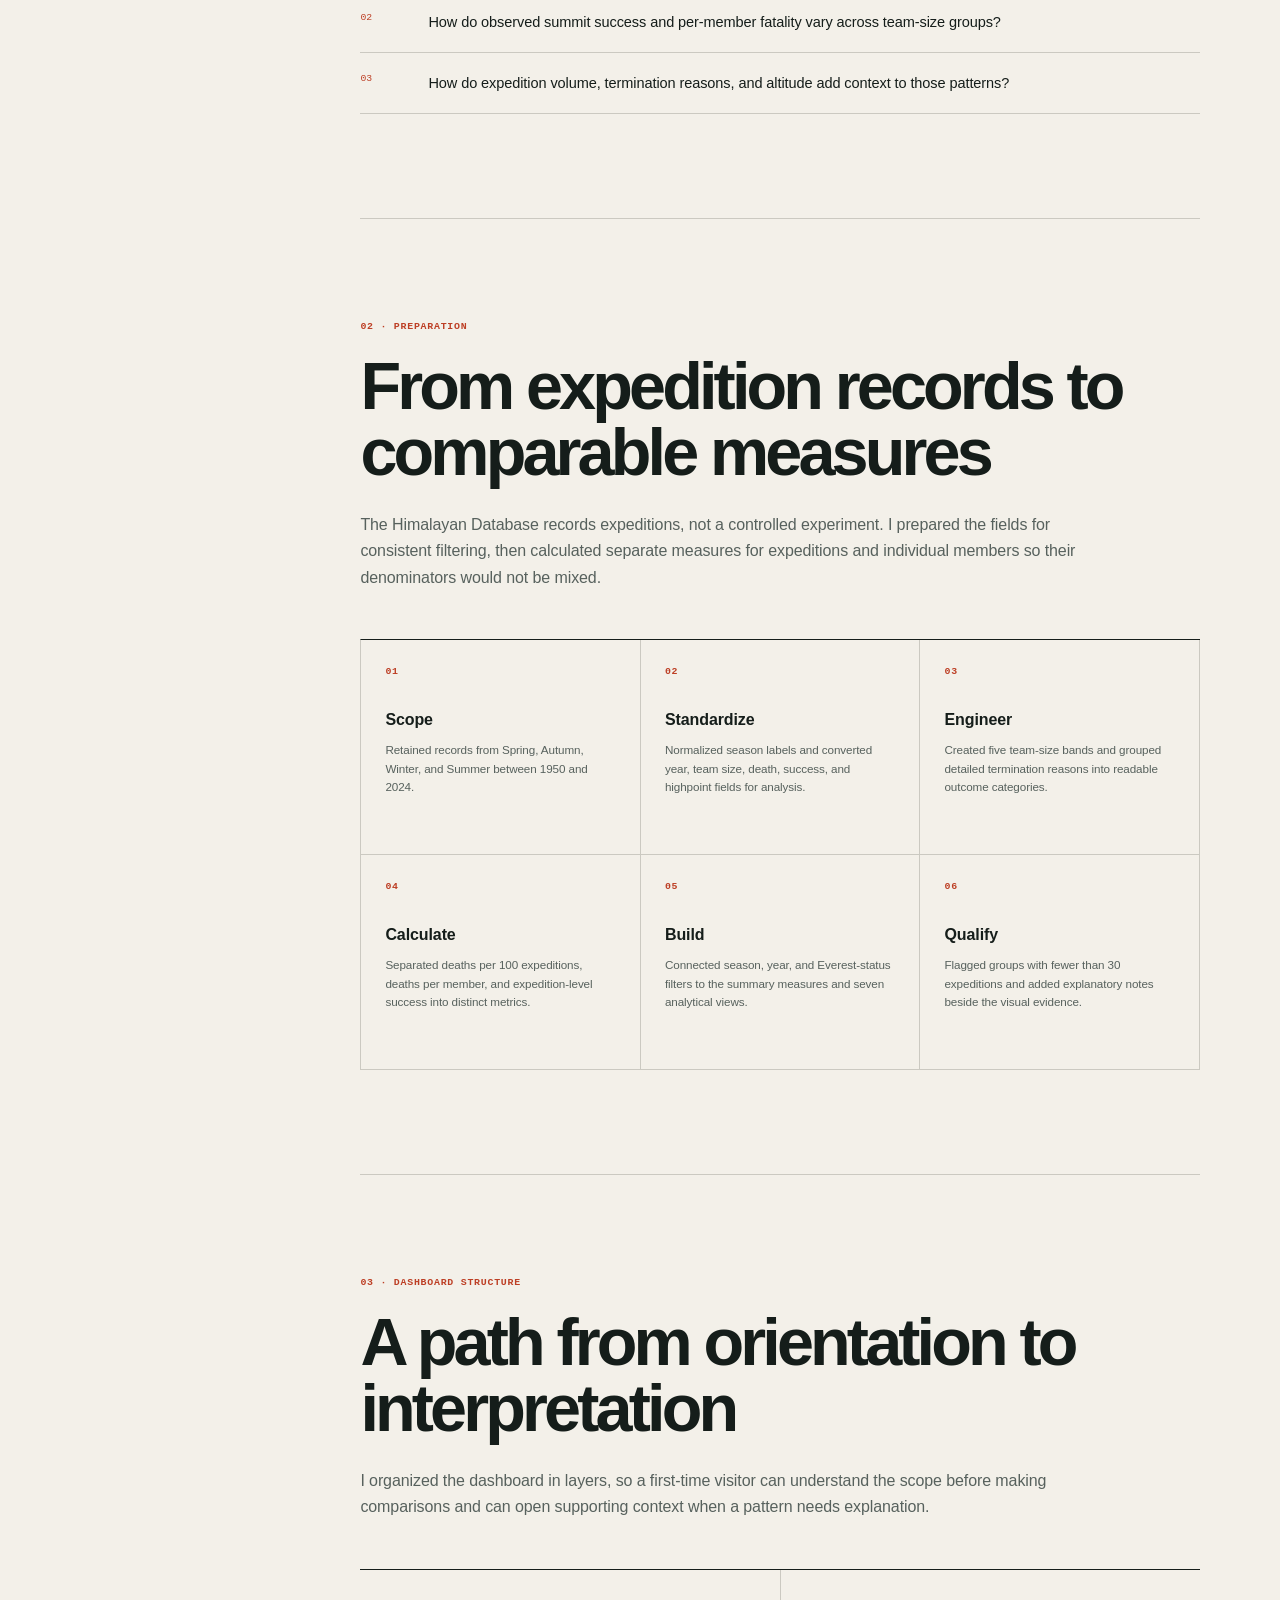
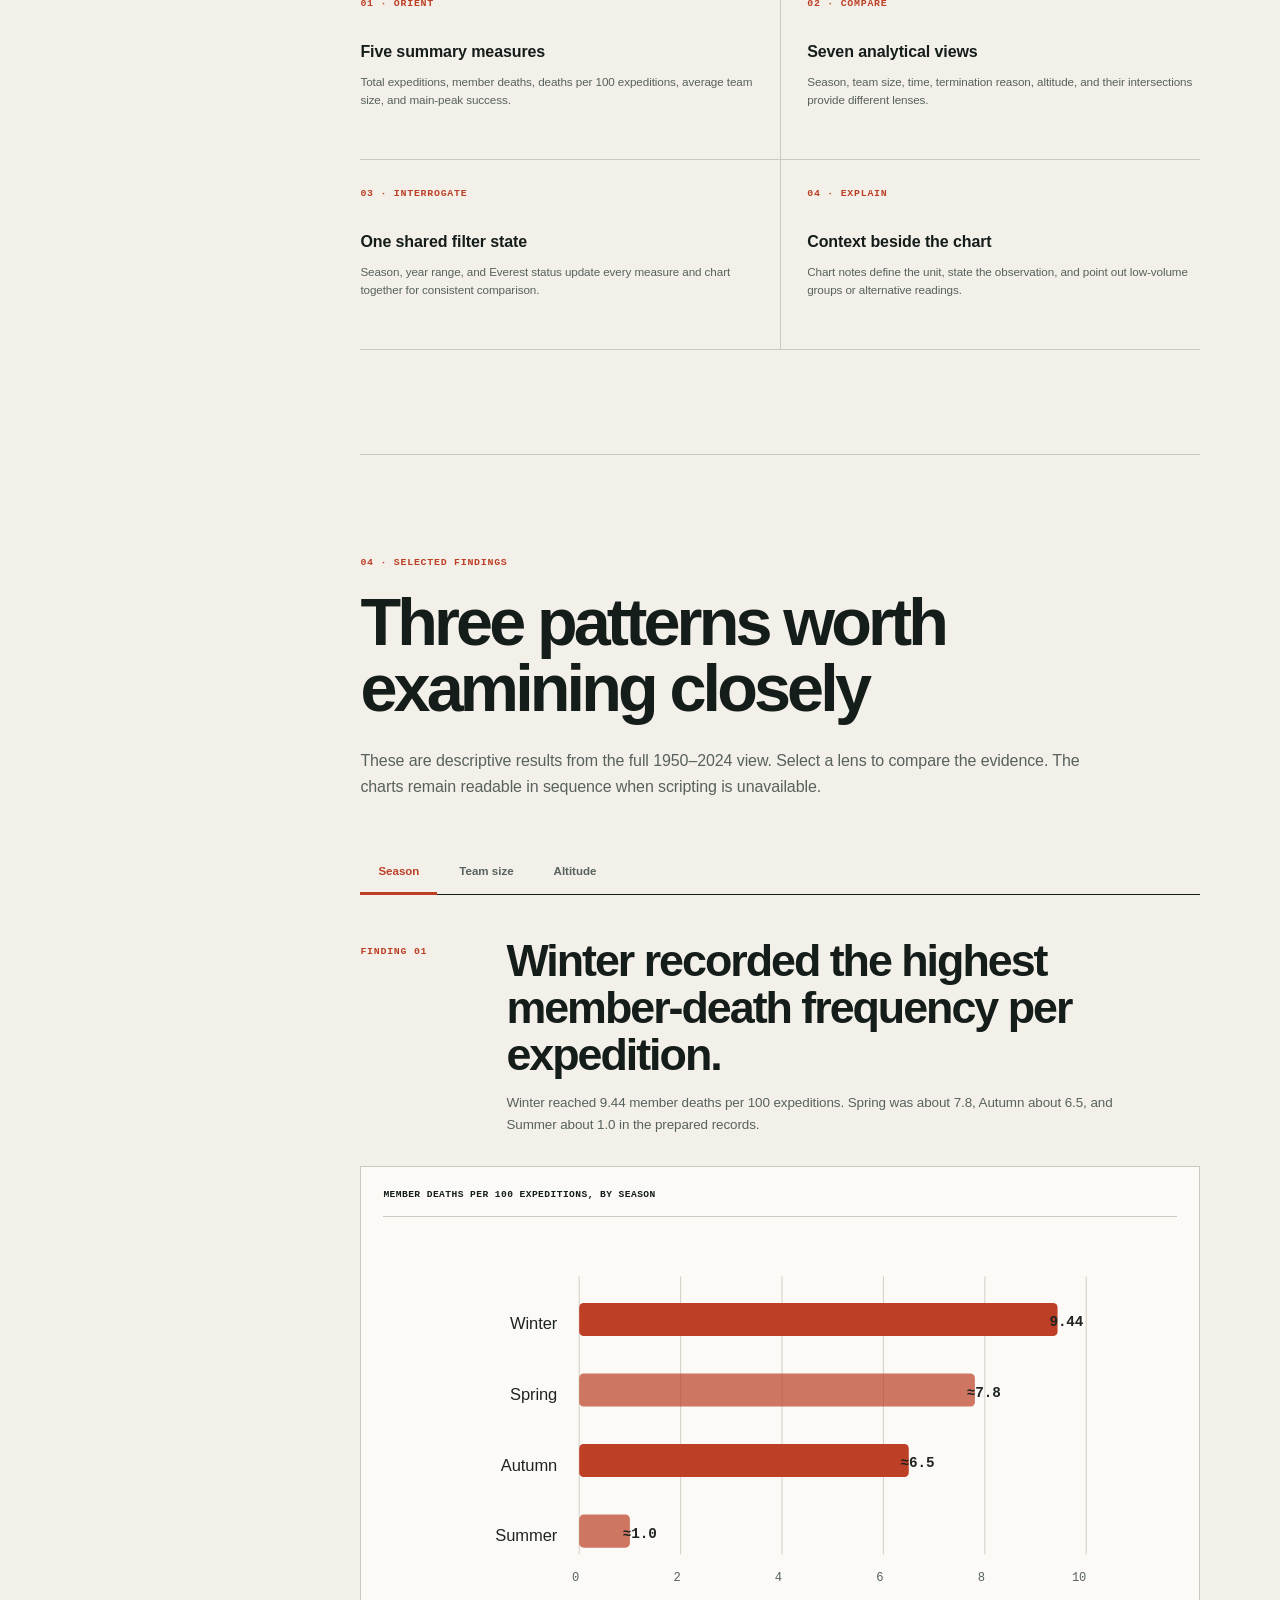
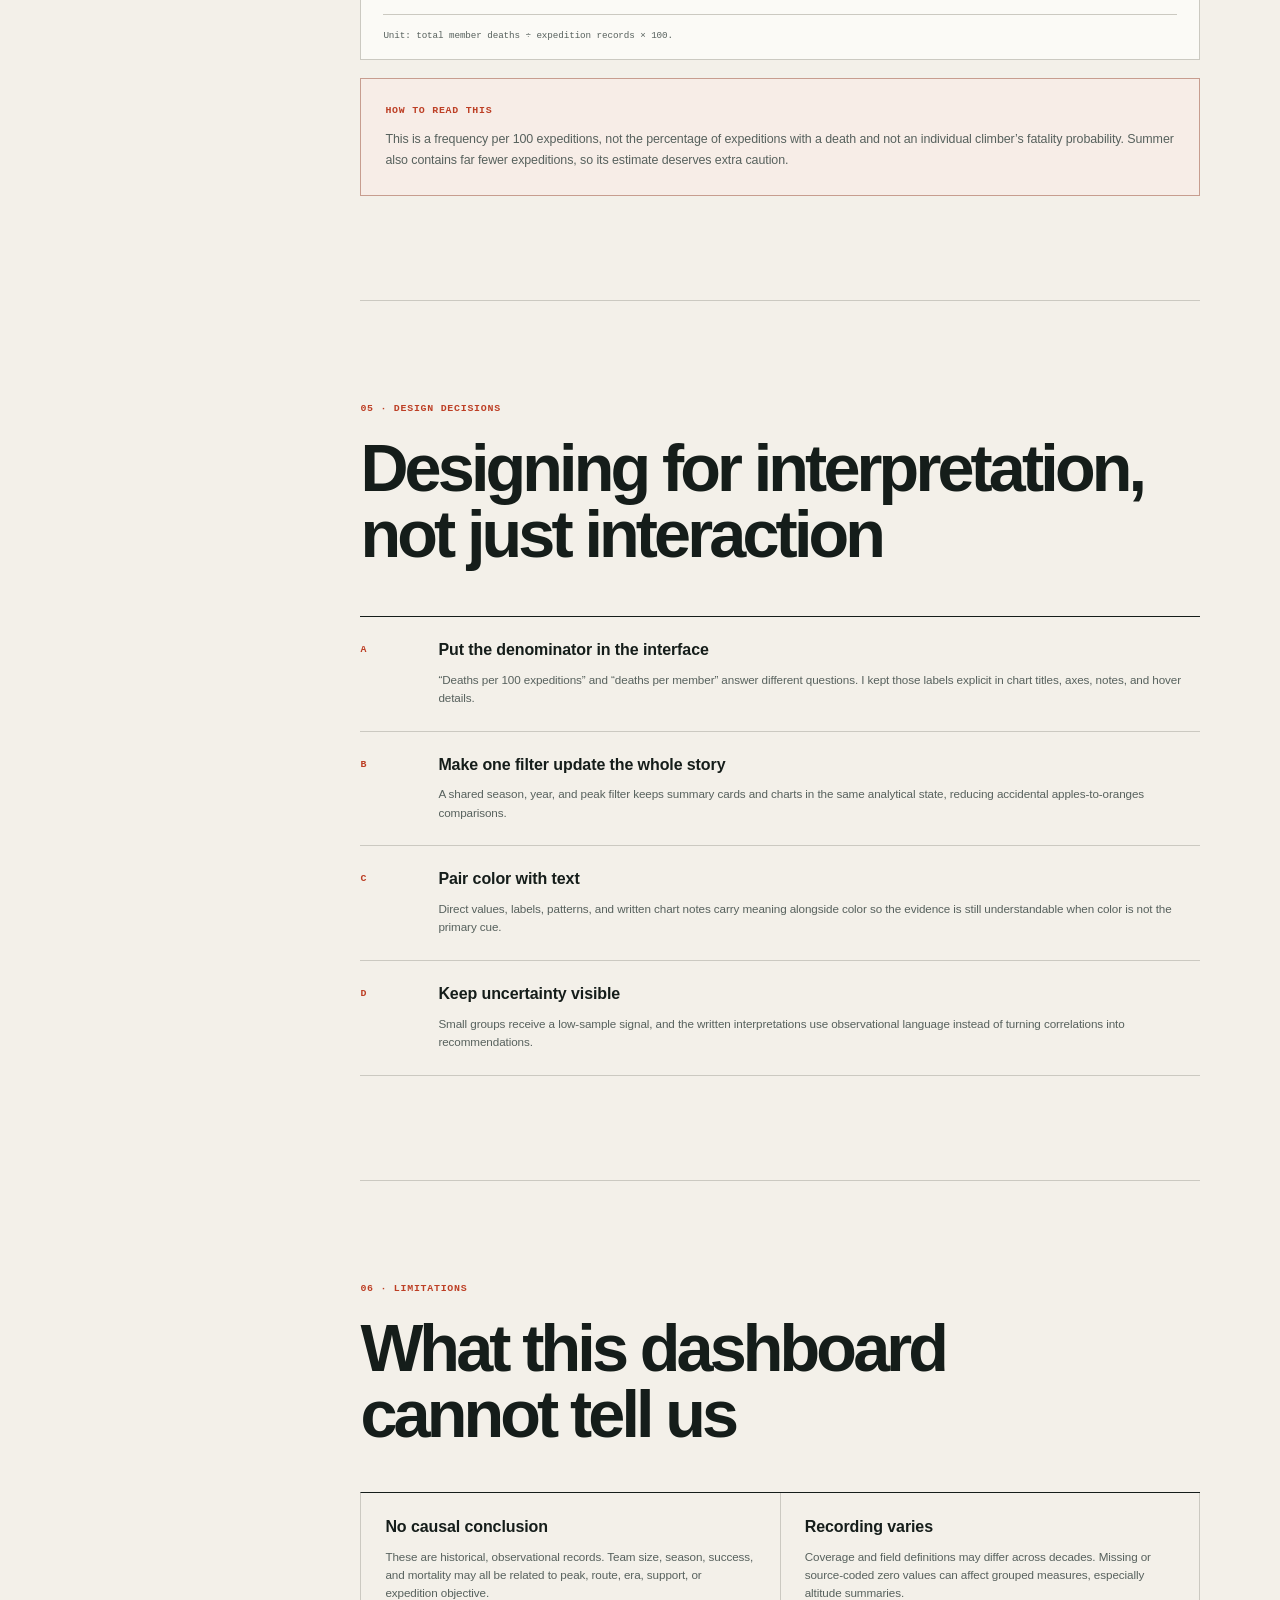
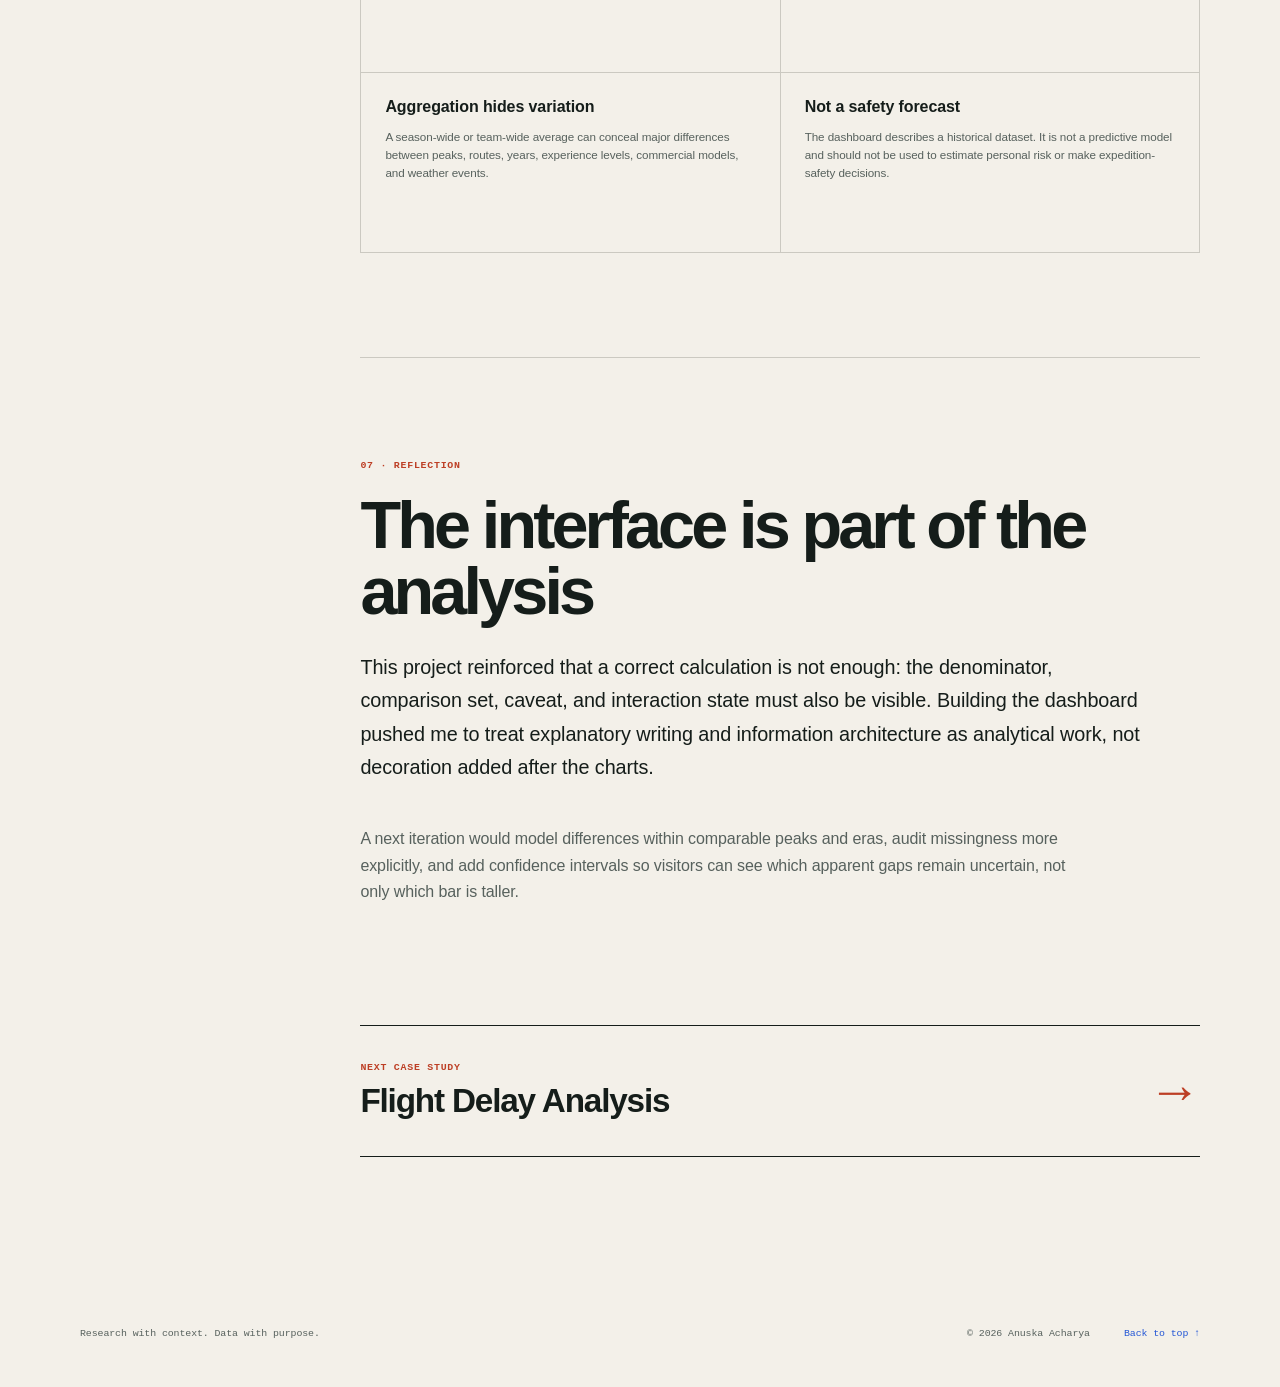
<file: projects/himalayan-expedition.html>
<!doctype html>
<html lang="en">
  <head>
    <meta charset="utf-8">
    <meta name="viewport" content="width=device-width, initial-scale=1">
    <meta
      name="description"
      content="A case study by Anuska Acharya on designing an interactive analysis of historical Himalayan expedition risk, success, team size, season, and altitude."
    >
    <meta name="theme-color" content="#f3f0e9">
    <meta property="og:title" content="Himalayan Expedition Risk Analysis | Anuska Acharya">
    <meta
      property="og:description"
      content="From 11,358 historical expedition records to an interactive, denominator-aware risk dashboard."
    >
    <meta property="og:type" content="article">
    <title>Himalayan Expedition Risk Analysis | Anuska Acharya</title>
    <link rel="icon" href="../assets/favicon.svg" type="image/svg+xml">
    <link rel="stylesheet" href="../styles.css">
    <script src="../script.js" defer></script>
  </head>
  <body>
    <a class="skip-link" href="#main-content">Skip to content</a>

    <header class="site-header" data-site-header>
      <div class="nav-shell">
        <a class="wordmark" href="../index.html#home" aria-label="Anuska Acharya, back to home">
          <span class="wordmark-name">Anuska Acharya</span>
          <span class="wordmark-role">Data science · UX research</span>
        </a>

        <button
          class="nav-toggle"
          type="button"
          aria-expanded="false"
          aria-controls="site-navigation"
          data-nav-toggle
        >
          <span class="nav-toggle-label">Menu</span>
          <span class="nav-toggle-icon" aria-hidden="true"></span>
        </button>

        <nav id="site-navigation" class="site-navigation" aria-label="Primary" data-navigation>
          <ul>
            <li><a href="../index.html#work">Work</a></li>
            <li><a href="../index.html#research">Research</a></li>
            <li><a href="../index.html#experience">Experience</a></li>
            <li><a href="../index.html#about">About</a></li>
            <li><a href="../index.html#contact">Contact</a></li>
          </ul>
          <a class="nav-cta" href="../index.html#work">
            All projects <span aria-hidden="true">←</span>
          </a>
        </nav>
      </div>
    </header>

    <main id="main-content" class="case-page">
      <section class="case-hero" aria-labelledby="case-title">
        <div class="case-hero-inner">
          <a class="case-back-link" href="../index.html#work">
            <span aria-hidden="true">←</span> Back to selected work
          </a>
          <p class="case-kicker">Case study 01 · Interactive analysis</p>
          <h1 id="case-title" class="case-title">Himalayan Expedition Risk Analysis</h1>
          <p class="case-dek">
            I turned 75 years of expedition records into a dashboard that helps people compare
            historical risk, success, team size, season, and altitude without losing sight of the
            denominator behind each number.
          </p>

          <div class="case-actions" aria-label="Project actions">
            <a
              class="button"
              href="https://himalayan-expedition-analysis.onrender.com/"
              target="_blank"
              rel="noreferrer"
            >
              Explore the live dashboard <span aria-hidden="true">↗</span>
              <span class="visually-hidden">(opens in a new tab)</span>
            </a>
            <a class="button button-secondary" href="#findings">
              See key findings <span aria-hidden="true">↓</span>
            </a>
          </div>

          <dl class="case-meta" aria-label="Project details">
            <div>
              <dt>Role</dt>
              <dd>Data analyst &amp; dashboard designer</dd>
            </div>
            <div>
              <dt>Timeline</dt>
              <dd><time datetime="2026-05">May 2026</time></dd>
            </div>
            <div>
              <dt>Dataset</dt>
              <dd>11,358 expeditions · 414 peaks · 1950–2024</dd>
            </div>
            <div>
              <dt>Tools</dt>
              <dd>Python · Pandas · Plotly · Dash</dd>
            </div>
          </dl>
        </div>
      </section>

      <div class="case-layout">
        <aside class="case-nav">
          <p class="case-nav-label">On this page</p>
          <nav aria-label="Case study sections">
            <ol>
              <li><a href="#overview">Overview</a></li>
              <li><a href="#process">Preparation</a></li>
              <li><a href="#architecture">Dashboard structure</a></li>
              <li><a href="#findings">Findings</a></li>
              <li><a href="#decisions">Design decisions</a></li>
              <li><a href="#limitations">Limitations</a></li>
              <li><a href="#reflection">Reflection</a></li>
            </ol>
          </nav>
        </aside>

        <article class="case-content">
          <section id="overview" class="case-section" aria-labelledby="overview-title">
            <p class="case-section-index">01 · Overview</p>
            <h2 id="overview-title">Making a large historical record explorable</h2>
            <p class="case-lead">
              A raw death count can make one season or team type look dangerous simply because more
              expeditions took place there. I built this project to keep exposure visible, let people
              move between multiple views of the record, and make comparisons with the right unit.
            </p>

            <div class="insight-callout insight-callout-wide">
              <p class="callout-label">Dataset at a glance</p>
              <p class="callout-stat">11,358 expedition records across 414 peaks</p>
              <p>
                The analysis spans 1950–2024. In the prepared dataset, 55.1% of expeditions recorded
                main-peak success. That is an expedition-level share, not an individual climber’s
                probability of summiting.
              </p>
            </div>

            <div class="case-questions" aria-labelledby="questions-title">
              <h3 id="questions-title">Questions I designed around</h3>
              <div class="case-question">
                <span aria-hidden="true">01</span>
                <p>How does the number of member deaths per 100 expeditions vary by season?</p>
              </div>
              <div class="case-question">
                <span aria-hidden="true">02</span>
                <p>How do observed summit success and per-member fatality vary across team-size groups?</p>
              </div>
              <div class="case-question">
                <span aria-hidden="true">03</span>
                <p>How do expedition volume, termination reasons, and altitude add context to those patterns?</p>
              </div>
            </div>
          </section>

          <section id="process" class="case-section" aria-labelledby="process-title">
            <p class="case-section-index">02 · Preparation</p>
            <h2 id="process-title">From expedition records to comparable measures</h2>
            <p>
              The Himalayan Database records expeditions, not a controlled experiment. I prepared
              the fields for consistent filtering, then calculated separate measures for expeditions
              and individual members so their denominators would not be mixed.
            </p>

            <ol class="process-grid">
              <li>
                <p class="process-number">01</p>
                <h3>Scope</h3>
                <p>Retained records from Spring, Autumn, Winter, and Summer between 1950 and 2024.</p>
              </li>
              <li>
                <p class="process-number">02</p>
                <h3>Standardize</h3>
                <p>Normalized season labels and converted year, team size, death, success, and highpoint fields for analysis.</p>
              </li>
              <li>
                <p class="process-number">03</p>
                <h3>Engineer</h3>
                <p>Created five team-size bands and grouped detailed termination reasons into readable outcome categories.</p>
              </li>
              <li>
                <p class="process-number">04</p>
                <h3>Calculate</h3>
                <p>Separated deaths per 100 expeditions, deaths per member, and expedition-level success into distinct metrics.</p>
              </li>
              <li>
                <p class="process-number">05</p>
                <h3>Build</h3>
                <p>Connected season, year, and Everest-status filters to the summary measures and seven analytical views.</p>
              </li>
              <li>
                <p class="process-number">06</p>
                <h3>Qualify</h3>
                <p>Flagged groups with fewer than 30 expeditions and added explanatory notes beside the visual evidence.</p>
              </li>
            </ol>
          </section>

          <section id="architecture" class="case-section" aria-labelledby="architecture-title">
            <p class="case-section-index">03 · Dashboard structure</p>
            <h2 id="architecture-title">A path from orientation to interpretation</h2>
            <p>
              I organized the dashboard in layers, so a first-time visitor can understand the scope
              before making comparisons and can open supporting context when a pattern needs explanation.
            </p>

            <div class="dashboard-ia" aria-label="Dashboard information architecture">
              <article>
                <p class="ia-step">01 · Orient</p>
                <h3>Five summary measures</h3>
                <p>Total expeditions, member deaths, deaths per 100 expeditions, average team size, and main-peak success.</p>
              </article>
              <article>
                <p class="ia-step">02 · Compare</p>
                <h3>Seven analytical views</h3>
                <p>Season, team size, time, termination reason, altitude, and their intersections provide different lenses.</p>
              </article>
              <article>
                <p class="ia-step">03 · Interrogate</p>
                <h3>One shared filter state</h3>
                <p>Season, year range, and Everest status update every measure and chart together for consistent comparison.</p>
              </article>
              <article>
                <p class="ia-step">04 · Explain</p>
                <h3>Context beside the chart</h3>
                <p>Chart notes define the unit, state the observation, and point out low-volume groups or alternative readings.</p>
              </article>
            </div>
          </section>

          <section id="findings" class="case-section" aria-labelledby="findings-title">
            <p class="case-section-index">04 · Selected findings</p>
            <h2 id="findings-title">Three patterns worth examining closely</h2>
            <p>
              These are descriptive results from the full 1950–2024 view. Select a lens to compare
              the evidence. The charts remain readable in sequence when scripting is unavailable.
            </p>

            <div class="finding-explorer" data-finding-tabs>
              <div class="finding-tabs" role="tablist" aria-label="Explore findings by lens">
                <button
                  id="tab-season"
                  class="finding-tab"
                  type="button"
                  role="tab"
                  aria-selected="true"
                  aria-controls="panel-season"
                  tabindex="0"
                  data-finding-tab="season"
                >
                  Season
                </button>
                <button
                  id="tab-team"
                  class="finding-tab"
                  type="button"
                  role="tab"
                  aria-selected="false"
                  aria-controls="panel-team"
                  tabindex="-1"
                  data-finding-tab="team"
                >
                  Team size
                </button>
                <button
                  id="tab-altitude"
                  class="finding-tab"
                  type="button"
                  role="tab"
                  aria-selected="false"
                  aria-controls="panel-altitude"
                  tabindex="-1"
                  data-finding-tab="altitude"
                >
                  Altitude
                </button>
              </div>

              <div class="finding-panels">
                <section
                  id="panel-season"
                  class="finding-panel"
                  role="tabpanel"
                  aria-labelledby="tab-season"
                  data-finding-panel="season"
                >
                  <div class="finding-copy">
                    <p class="finding-number">Finding 01</p>
                    <h3>Winter recorded the highest member-death frequency per expedition.</h3>
                    <p>
                      Winter reached 9.44 member deaths per 100 expeditions. Spring was about 7.8,
                      Autumn about 6.5, and Summer about 1.0 in the prepared records.
                    </p>
                  </div>

                  <figure class="chart-shell">
                    <figcaption>Member deaths per 100 expeditions, by season</figcaption>
                    <svg
                      class="case-chart"
                      viewBox="0 0 720 360"
                      role="img"
                      aria-labelledby="season-chart-title season-chart-desc"
                    >
                      <title id="season-chart-title">Member deaths per 100 expeditions by season</title>
                      <desc id="season-chart-desc">
                        Horizontal bars show Winter at 9.44, Spring at approximately 7.8, Autumn at
                        approximately 6.5, and Summer at approximately 1.0 member deaths per 100 expeditions.
                      </desc>
                      <g class="chart-grid" stroke="#d7d2c8" stroke-width="1">
                        <line x1="178" y1="54" x2="178" y2="306"></line>
                        <line x1="270" y1="54" x2="270" y2="306"></line>
                        <line x1="362" y1="54" x2="362" y2="306"></line>
                        <line x1="454" y1="54" x2="454" y2="306"></line>
                        <line x1="546" y1="54" x2="546" y2="306"></line>
                        <line x1="638" y1="54" x2="638" y2="306"></line>
                      </g>
                      <g class="chart-axis-labels" fill="#5d655f" font-size="13" text-anchor="middle">
                        <text x="178" y="330">0</text>
                        <text x="270" y="330">2</text>
                        <text x="362" y="330">4</text>
                        <text x="454" y="330">6</text>
                        <text x="546" y="330">8</text>
                        <text x="638" y="330">10</text>
                      </g>
                      <g class="chart-category-labels" fill="#1f2421" font-size="15" text-anchor="end">
                        <text x="158" y="102">Winter</text>
                        <text x="158" y="166">Spring</text>
                        <text x="158" y="230">Autumn</text>
                        <text x="158" y="294">Summer</text>
                      </g>
                      <g class="chart-bars">
                        <rect x="178" y="78" width="434" height="30" rx="4" fill="#78384f"></rect>
                        <rect x="178" y="142" width="359" height="30" rx="4" fill="#a0687c"></rect>
                        <rect x="178" y="206" width="299" height="30" rx="4" fill="#60766c"></rect>
                        <rect x="178" y="270" width="46" height="30" rx="4" fill="#aab5ad"></rect>
                      </g>
                      <g class="chart-values" fill="#1f2421" font-size="14" font-weight="700">
                        <text x="620" y="99">9.44</text>
                        <text x="545" y="163">≈7.8</text>
                        <text x="485" y="227">≈6.5</text>
                        <text x="233" y="291">≈1.0</text>
                      </g>
                    </svg>
                    <p class="chart-note">Unit: total member deaths ÷ expedition records × 100.</p>
                  </figure>

                  <div class="insight-callout">
                    <p class="callout-label">How to read this</p>
                    <p>
                      This is a frequency per 100 expeditions, not the percentage of expeditions with a
                      death and not an individual climber’s fatality probability. Summer also contains
                      far fewer expeditions, so its estimate deserves extra caution.
                    </p>
                  </div>
                </section>

                <section
                  id="panel-team"
                  class="finding-panel"
                  role="tabpanel"
                  aria-labelledby="tab-team"
                  data-finding-panel="team"
                >
                  <div class="finding-copy">
                    <p class="finding-number">Finding 02</p>
                    <h3>Observed success increased across the team-size spectrum.</h3>
                    <p>
                      Main-peak success was 48.4% among expeditions with 1–3 members and 78.7% among
                      those with 26 or more members.
                    </p>
                  </div>

                  <figure class="chart-shell">
                    <figcaption>Main-peak success at the team-size endpoints</figcaption>
                    <svg
                      class="case-chart"
                      viewBox="0 0 720 360"
                      role="img"
                      aria-labelledby="team-chart-title team-chart-desc"
                    >
                      <title id="team-chart-title">Main-peak success for smallest and largest team groups</title>
                      <desc id="team-chart-desc">
                        Vertical bars compare a 48.4 percent success share for expeditions with one to
                        three members and 78.7 percent for expeditions with 26 or more members.
                      </desc>
                      <g class="chart-grid" stroke="#d7d2c8" stroke-width="1">
                        <line x1="100" y1="290" x2="650" y2="290"></line>
                        <line x1="100" y1="236" x2="650" y2="236"></line>
                        <line x1="100" y1="182" x2="650" y2="182"></line>
                        <line x1="100" y1="128" x2="650" y2="128"></line>
                        <line x1="100" y1="74" x2="650" y2="74"></line>
                      </g>
                      <g class="chart-axis-labels" fill="#5d655f" font-size="13" text-anchor="end">
                        <text x="85" y="295">0%</text>
                        <text x="85" y="241">20%</text>
                        <text x="85" y="187">40%</text>
                        <text x="85" y="133">60%</text>
                        <text x="85" y="79">80%</text>
                      </g>
                      <g class="chart-bars">
                        <rect x="188" y="159" width="132" height="131" rx="5" fill="#9aa9a0"></rect>
                        <rect x="430" y="78" width="132" height="212" rx="5" fill="#60766c"></rect>
                      </g>
                      <g class="chart-values" fill="#1f2421" font-size="18" font-weight="700" text-anchor="middle">
                        <text x="254" y="143">48.4%</text>
                        <text x="496" y="62">78.7%</text>
                      </g>
                      <g class="chart-category-labels" fill="#1f2421" font-size="15" text-anchor="middle">
                        <text x="254" y="322">1–3 members</text>
                        <text x="496" y="322">26+ members</text>
                      </g>
                    </svg>
                    <p class="chart-note">Unit: expeditions recording main-peak success ÷ expeditions in each team-size group.</p>
                  </figure>

                  <div class="insight-callout">
                    <p class="callout-label">Associated pattern, not a causal effect</p>
                    <p>
                      Per-member fatality also moved from about 1.49% in the smallest group to about
                      0.95% in the largest. Team size may stand in for era, route, peak choice, guides,
                      oxygen, or logistical support; this analysis does not show that adding members
                      causes better outcomes.
                    </p>
                  </div>
                </section>

                <section
                  id="panel-altitude"
                  class="finding-panel"
                  role="tabpanel"
                  aria-labelledby="tab-altitude"
                  data-finding-panel="altitude"
                >
                  <div class="finding-copy">
                    <p class="finding-number">Finding 03</p>
                    <h3>Larger teams operated at higher recorded highpoints.</h3>
                    <p>
                      Expeditions with 1–3 members averaged a 7,369 m highpoint. The average for teams
                      with 26 or more members was 8,123 m, which is above the 8,000 m reference line.
                    </p>
                  </div>

                  <figure class="chart-shell">
                    <figcaption>Average recorded highpoint at the team-size endpoints</figcaption>
                    <svg
                      class="case-chart"
                      viewBox="0 0 720 340"
                      role="img"
                      aria-labelledby="altitude-chart-title altitude-chart-desc"
                    >
                      <title id="altitude-chart-title">Average recorded expedition highpoint by team size</title>
                      <desc id="altitude-chart-desc">
                        A horizontal dot plot shows an average highpoint of 7,369 meters for teams with
                        one to three members and 8,123 meters for teams with 26 or more members. A
                        reference line marks 8,000 meters.
                      </desc>
                      <g class="chart-grid" stroke="#d7d2c8" stroke-width="1">
                        <line x1="154" y1="250" x2="638" y2="250"></line>
                        <line x1="154" y1="70" x2="154" y2="258"></line>
                        <line x1="340" y1="70" x2="340" y2="258"></line>
                        <line x1="526" y1="70" x2="526" y2="258"></line>
                        <line x1="638" y1="70" x2="638" y2="258"></line>
                      </g>
                      <line x1="526" y1="48" x2="526" y2="258" stroke="#78384f" stroke-width="2" stroke-dasharray="6 7"></line>
                      <text x="526" y="35" fill="#78384f" font-size="13" text-anchor="middle">8,000 m reference</text>
                      <g class="chart-category-labels" fill="#1f2421" font-size="15" text-anchor="end">
                        <text x="132" y="121">1–3 members</text>
                        <text x="132" y="207">26+ members</text>
                      </g>
                      <g class="chart-series" stroke-linecap="round">
                        <line x1="154" y1="116" x2="291" y2="116" stroke="#9aa9a0" stroke-width="8"></line>
                        <circle cx="291" cy="116" r="11" fill="#60766c"></circle>
                        <line x1="154" y1="202" x2="572" y2="202" stroke="#a0687c" stroke-width="8"></line>
                        <circle cx="572" cy="202" r="11" fill="#78384f"></circle>
                      </g>
                      <g class="chart-values" fill="#1f2421" font-size="15" font-weight="700">
                        <text x="309" y="122">7,369 m</text>
                        <text x="590" y="208">8,123 m</text>
                      </g>
                      <g class="chart-axis-labels" fill="#5d655f" font-size="13" text-anchor="middle">
                        <text x="154" y="284">7,000</text>
                        <text x="340" y="284">7,500</text>
                        <text x="526" y="284">8,000</text>
                        <text x="638" y="284">8,300 m</text>
                      </g>
                    </svg>
                    <p class="chart-note">Unit: mean of the recorded highpoint field for expeditions in each team-size group.</p>
                  </figure>

                  <div class="insight-callout">
                    <p class="callout-label">Context matters</p>
                    <p>
                      A highpoint is not the same as a successful summit. The pattern shows where the
                      groups operated in this record; it does not mean team size itself produced the
                      altitude difference.
                    </p>
                  </div>
                </section>
              </div>
            </div>
          </section>

          <section id="decisions" class="case-section" aria-labelledby="decisions-title">
            <p class="case-section-index">05 · Design decisions</p>
            <h2 id="decisions-title">Designing for interpretation, not just interaction</h2>

            <div class="decision-list">
              <article>
                <p class="decision-index">A</p>
                <div>
                  <h3>Put the denominator in the interface</h3>
                  <p>
                    “Deaths per 100 expeditions” and “deaths per member” answer different questions.
                    I kept those labels explicit in chart titles, axes, notes, and hover details.
                  </p>
                </div>
              </article>
              <article>
                <p class="decision-index">B</p>
                <div>
                  <h3>Make one filter update the whole story</h3>
                  <p>
                    A shared season, year, and peak filter keeps summary cards and charts in the same
                    analytical state, reducing accidental apples-to-oranges comparisons.
                  </p>
                </div>
              </article>
              <article>
                <p class="decision-index">C</p>
                <div>
                  <h3>Pair color with text</h3>
                  <p>
                    Direct values, labels, patterns, and written chart notes carry meaning alongside
                    color so the evidence is still understandable when color is not the primary cue.
                  </p>
                </div>
              </article>
              <article>
                <p class="decision-index">D</p>
                <div>
                  <h3>Keep uncertainty visible</h3>
                  <p>
                    Small groups receive a low-sample signal, and the written interpretations use
                    observational language instead of turning correlations into recommendations.
                  </p>
                </div>
              </article>
            </div>
          </section>

          <section id="limitations" class="case-section" aria-labelledby="limitations-title">
            <p class="case-section-index">06 · Limitations</p>
            <h2 id="limitations-title">What this dashboard cannot tell us</h2>

            <div class="limitation-grid">
              <article>
                <h3>No causal conclusion</h3>
                <p>
                  These are historical, observational records. Team size, season, success, and mortality
                  may all be related to peak, route, era, support, or expedition objective.
                </p>
              </article>
              <article>
                <h3>Recording varies</h3>
                <p>
                  Coverage and field definitions may differ across decades. Missing or source-coded zero
                  values can affect grouped measures, especially altitude summaries.
                </p>
              </article>
              <article>
                <h3>Aggregation hides variation</h3>
                <p>
                  A season-wide or team-wide average can conceal major differences between peaks, routes,
                  years, experience levels, commercial models, and weather events.
                </p>
              </article>
              <article>
                <h3>Not a safety forecast</h3>
                <p>
                  The dashboard describes a historical dataset. It is not a predictive model and should
                  not be used to estimate personal risk or make expedition-safety decisions.
                </p>
              </article>
            </div>
          </section>

          <section id="reflection" class="case-section case-reflection" aria-labelledby="reflection-title">
            <p class="case-section-index">07 · Reflection</p>
            <h2 id="reflection-title">The interface is part of the analysis</h2>
            <p class="case-lead">
              This project reinforced that a correct calculation is not enough: the denominator,
              comparison set, caveat, and interaction state must also be visible. Building the dashboard
              pushed me to treat explanatory writing and information architecture as analytical work,
              not decoration added after the charts.
            </p>
            <p>
              A next iteration would model differences within comparable peaks and eras, audit missingness
              more explicitly, and add confidence intervals so visitors can see which apparent gaps remain
              uncertain, not only which bar is taller.
            </p>
          </section>

          <a class="next-case" href="flight-delay-analysis.html">
            <span>
              <span class="next-case-label">Next case study</span>
              Flight Delay Analysis
            </span>
            <span class="next-case-arrow" aria-hidden="true">→</span>
          </a>
        </article>
      </div>
    </main>

    <footer class="site-footer">
      <p>Research with context. Data with purpose.</p>
      <p>© <span data-current-year>2026</span> Anuska Acharya</p>
      <a href="#main-content">Back to top <span aria-hidden="true">↑</span></a>
    </footer>
  </body>
</html>
</file>
<file: styles.css>
:root {
  --canvas: #f3f0e9;
  --surface: #fbfaf6;
  --ink: #151d1a;
  --muted: #57615d;
  --rule: #cbc9c1;
  --accent: #2457d6;
  --accent-dark: #183a91;
  --accent-tint: #dfe7fb;
  --sage: #e3ebe6;
  --deep: #13201c;
  --signal: #bd3f25;
  --signal-tint: #f3ddd6;
  --display: "Avenir Next", "Segoe UI Variable Display", "Segoe UI", Helvetica, Arial, sans-serif;
  --body: "Avenir Next", "Segoe UI Variable Text", "Segoe UI", Helvetica, Arial, sans-serif;
  --data: ui-monospace, "SFMono-Regular", Consolas, "Liberation Mono", monospace;
  --page: min(1120px, calc(100vw - 64px));
  --ease: cubic-bezier(0.22, 1, 0.36, 1);
}

*,
*::before,
*::after {
  box-sizing: border-box;
}

html {
  scroll-behavior: smooth;
  scroll-padding-top: 88px;
}

body {
  margin: 0;
  background: var(--canvas);
  color: var(--ink);
  font-family: var(--body);
  font-size: 16px;
  line-height: 1.65;
  text-rendering: optimizeLegibility;
  -webkit-font-smoothing: antialiased;
}

::selection {
  background: var(--accent);
  color: var(--surface);
}

a {
  color: inherit;
  text-underline-offset: 0.22em;
}

button,
input,
summary {
  font: inherit;
}

button,
a,
summary {
  -webkit-tap-highlight-color: transparent;
}

h1,
h2,
h3,
h4,
p,
dl,
dd,
figure {
  margin-top: 0;
}

h1,
h2,
h3,
h4 {
  font-family: var(--display);
  font-weight: 650;
}

.visually-hidden {
  position: absolute !important;
  width: 1px !important;
  height: 1px !important;
  padding: 0 !important;
  margin: -1px !important;
  overflow: hidden !important;
  clip: rect(0, 0, 0, 0) !important;
  white-space: nowrap !important;
  border: 0 !important;
}

:focus-visible {
  outline: 3px solid var(--accent);
  outline-offset: 4px;
}

.skip-link {
  position: fixed;
  z-index: 1000;
  top: 12px;
  left: 12px;
  padding: 9px 13px;
  background: var(--deep);
  color: var(--surface);
  font-size: 0.85rem;
  font-weight: 700;
  transform: translateY(-160%);
  transition: transform 160ms ease;
}

.skip-link:focus {
  transform: translateY(0);
}

.section {
  width: var(--page);
  margin-inline: auto;
  padding-block: 112px;
}

.eyebrow,
.notebook-label,
.notebook-date,
.entry-index,
.record-meta,
.experience-date {
  font-family: var(--data);
  font-size: 0.7rem;
  letter-spacing: 0.09em;
  line-height: 1.5;
  text-transform: uppercase;
}

.eyebrow {
  margin-bottom: 24px;
  color: var(--accent);
  font-weight: 700;
}

/* Header */

.site-header {
  position: sticky;
  z-index: 100;
  top: 0;
  border-bottom: 1px solid transparent;
  background: rgba(243, 240, 233, 0.94);
  backdrop-filter: blur(14px);
  -webkit-backdrop-filter: blur(14px);
  transition: border-color 180ms ease;
}

.site-header.is-scrolled {
  border-bottom-color: var(--rule);
}

.nav-shell {
  display: flex;
  width: var(--page);
  min-height: 74px;
  margin-inline: auto;
  align-items: center;
  justify-content: space-between;
  gap: 36px;
}

.wordmark {
  display: inline-flex;
  color: inherit;
  flex-direction: column;
  line-height: 1.15;
  text-decoration: none;
}

.wordmark-name {
  font-family: var(--display);
  font-size: 1.05rem;
}

.wordmark-role {
  margin-top: 3px;
  color: var(--muted);
  font-family: var(--data);
  font-size: 0.58rem;
  letter-spacing: 0.06em;
  text-transform: uppercase;
}

.site-navigation,
.site-navigation ul {
  display: flex;
  align-items: center;
}

.site-navigation {
  gap: 27px;
}

.site-navigation ul {
  padding: 0;
  margin: 0;
  gap: 24px;
  list-style: none;
}

.site-navigation a {
  position: relative;
  padding-block: 7px;
  font-size: 0.8rem;
  text-decoration: none;
}

.site-navigation ul a::after {
  position: absolute;
  right: 0;
  bottom: 2px;
  left: 0;
  height: 1px;
  background: var(--accent);
  content: "";
  transform: scaleX(0);
  transform-origin: left;
  transition: transform 180ms ease;
}

.site-navigation ul a:hover::after,
.site-navigation ul a[aria-current="true"]::after {
  transform: scaleX(1);
}

.site-navigation .nav-cta {
  padding-left: 26px;
  border-left: 1px solid var(--rule);
  color: var(--accent);
  font-weight: 650;
}

.site-navigation .nav-cta:hover {
  color: var(--accent-dark);
  text-decoration: underline;
}

.nav-toggle {
  display: none;
  padding: 8px 0 8px 12px;
  border: 0;
  background: transparent;
  color: inherit;
}

/* Hero and research notebook */

.hero {
  padding-top: clamp(84px, 10vw, 136px);
  padding-bottom: 0;
}

.hero-grid {
  display: grid;
  grid-template-columns: minmax(0, 7fr) minmax(330px, 5fr);
  align-items: start;
  gap: clamp(56px, 8vw, 104px);
}

.hero-copy {
  padding-top: 16px;
}

.hero h1 {
  max-width: 730px;
  margin-bottom: 30px;
  font-size: clamp(3.35rem, 5.2vw, 4.4rem);
  letter-spacing: -0.038em;
  line-height: 1.03;
}

.hero-intro {
  max-width: 650px;
  margin-bottom: 32px;
  color: var(--muted);
  font-size: clamp(1.02rem, 1.4vw, 1.17rem);
  line-height: 1.7;
}

.hero-actions {
  display: flex;
  flex-wrap: wrap;
  gap: 15px 30px;
}

.text-link {
  color: var(--accent);
  font-size: 0.88rem;
  font-weight: 650;
  text-decoration-thickness: 1px;
}

.text-link:hover {
  color: var(--accent-dark);
}

.text-link span,
.project-link span,
.contact-email span {
  display: inline-block;
  transition: translate 160ms ease;
}

.text-link:hover span,
.project-link:hover span,
.contact-email:hover span {
  translate: 3px -1px;
}

.text-link-muted {
  color: var(--muted);
}

.research-notebook {
  scroll-margin-top: 104px;
  border: 1px solid var(--rule);
  border-top: 4px solid var(--accent);
  border-radius: 4px;
  background: var(--surface);
}

.notebook-heading {
  display: flex;
  padding: 20px 22px 14px;
  align-items: baseline;
  justify-content: space-between;
  gap: 20px;
}

.notebook-label,
.notebook-date,
.entry-index {
  margin: 0;
}

.notebook-label {
  color: var(--accent);
  font-weight: 700;
}

.notebook-date {
  color: var(--muted);
  font-size: 0.62rem;
}

.research-notebook > h2 {
  padding: 0 22px 22px;
  margin: 0;
  font-size: 2rem;
  letter-spacing: -0.025em;
  line-height: 1.1;
}

.notebook-entry {
  padding: 22px;
  border-top: 1px solid var(--rule);
}

.entry-index {
  margin-bottom: 12px;
  color: var(--muted);
}

.notebook-entry h3 {
  margin-bottom: 16px;
  font-family: var(--body);
  font-size: 1rem;
  font-weight: 650;
  line-height: 1.4;
}

.research-trail {
  display: grid;
  padding: 0;
  margin: 0;
  grid-template-columns: 1fr 1fr;
  gap: 8px 18px;
  list-style: none;
}

.research-trail li {
  position: relative;
  padding-left: 18px;
  color: var(--muted);
  font-size: 0.73rem;
}

.research-trail li::before {
  position: absolute;
  top: 0.14em;
  left: 0;
  color: var(--accent);
  content: "○";
  font-size: 0.9rem;
}

.research-trail li[data-state="complete"]::before {
  content: "✓";
}

.research-trail li[data-state="current"] {
  color: var(--ink);
  font-weight: 650;
}

.entry-methods {
  margin-bottom: 14px;
  color: var(--muted);
  font-family: var(--data);
  font-size: 0.68rem;
  line-height: 1.7;
}

.publication-note {
  display: inline-block;
  padding: 5px 8px;
  margin: 0;
  border-left: 2px solid var(--accent);
  background: var(--accent-tint);
  color: var(--accent-dark);
  font-size: 0.68rem;
  font-weight: 650;
}

.meta-strip {
  display: grid;
  margin: 88px 0 0;
  grid-template-columns: repeat(4, 1fr);
  border-top: 1px solid var(--rule);
  border-bottom: 1px solid var(--rule);
}

.meta-strip div {
  padding: 17px 20px 18px 0;
}

.meta-strip div + div {
  padding-left: 20px;
  border-left: 1px solid var(--rule);
}

.meta-strip dt {
  margin-bottom: 5px;
  color: var(--muted);
  font-family: var(--data);
  font-size: 0.58rem;
  letter-spacing: 0.08em;
  text-transform: uppercase;
}

.meta-strip dd {
  font-family: var(--display);
  font-size: 1rem;
  line-height: 1.3;
}

/* Shared heading */

.section-heading {
  display: grid;
  margin-bottom: 64px;
  grid-template-columns: minmax(130px, 2fr) minmax(0, 10fr);
  gap: 40px;
}

.section-heading .eyebrow {
  padding-top: 8px;
}

.section-heading h2,
.about h2,
.contact h2 {
  max-width: 820px;
  margin-bottom: 22px;
  font-size: clamp(2.65rem, 4.2vw, 3.5rem);
  letter-spacing: -0.035em;
  line-height: 1.08;
}

.section-heading > div > p {
  max-width: 650px;
  margin: 0;
  color: var(--muted);
}

/* Project ledger */

.work {
  width: 100%;
  max-width: none;
  padding-inline: max(32px, calc((100vw - 1120px) / 2));
  border-bottom: 1px solid var(--rule);
  background: var(--surface);
}

.project-ledger {
  border-top: 1px solid var(--ink);
}

.project-record {
  display: grid;
  padding: 48px 0 46px;
  grid-template-columns: minmax(150px, 2.1fr) minmax(0, 9.9fr);
  gap: 40px;
  border-bottom: 1px solid var(--rule);
}

.record-number {
  margin-bottom: 24px;
  color: var(--accent);
  font-family: var(--display);
  font-size: 2rem;
  line-height: 1;
}

.record-meta {
  margin: 0;
  color: var(--muted);
}

.current-marker {
  color: var(--accent);
  font-weight: 700;
}

.project-main h3 {
  max-width: 800px;
  margin-bottom: 16px;
  font-size: clamp(2rem, 3.1vw, 2.8rem);
  letter-spacing: -0.03em;
  line-height: 1.08;
}

.project-summary {
  max-width: 760px;
  margin-bottom: 22px;
  color: var(--muted);
  font-size: 1rem;
}

.project-title-row {
  display: flex;
  align-items: baseline;
  justify-content: space-between;
  gap: 28px;
}

.project-title-row h3 {
  margin-right: auto;
}

.project-link {
  flex: 0 0 auto;
  color: var(--accent);
  font-size: 0.78rem;
  font-weight: 650;
  white-space: nowrap;
}

.method-list {
  display: flex;
  padding: 0;
  margin: 0 0 27px;
  flex-wrap: wrap;
  color: var(--muted);
  list-style: none;
}

.method-list li {
  font-family: var(--data);
  font-size: 0.65rem;
  letter-spacing: 0.025em;
}

.method-list li:not(:last-child)::after {
  margin-inline: 9px;
  color: var(--accent);
  content: "·";
}

.case-note {
  border-top: 1px solid var(--rule);
}

.case-note summary {
  position: relative;
  padding: 17px 38px 17px 0;
  color: var(--accent);
  cursor: pointer;
  font-size: 0.8rem;
  font-weight: 650;
  list-style: none;
}

.case-note summary::-webkit-details-marker {
  display: none;
}

.case-note summary::after {
  position: absolute;
  top: 13px;
  right: 3px;
  color: var(--accent);
  content: "+";
  font-family: var(--display);
  font-size: 1.45rem;
  font-weight: 400;
  line-height: 1;
}

.case-note[open] summary::after {
  content: "−";
}

.case-note summary:hover {
  color: var(--accent-dark);
  text-decoration: underline;
  text-underline-offset: 0.22em;
}

.case-note-content {
  display: grid;
  padding: 23px 24px 25px;
  margin-bottom: 4px;
  grid-template-columns: repeat(3, 1fr);
  gap: 28px;
  border-left: 3px solid var(--accent);
  background: var(--accent-tint);
}

.case-note-content h4 {
  margin-bottom: 9px;
  color: var(--accent-dark);
  font-family: var(--data);
  font-size: 0.64rem;
  font-weight: 700;
  letter-spacing: 0.07em;
  text-transform: uppercase;
}

.case-note-content p {
  margin: 0;
  color: #48424a;
  font-size: 0.78rem;
  line-height: 1.58;
}

.more-work {
  display: grid;
  padding-top: 76px;
  grid-template-columns: minmax(130px, 2fr) minmax(210px, 3.5fr) minmax(0, 6.5fr);
  gap: 40px;
}

.more-work .eyebrow {
  padding-top: 5px;
}

.more-work h3 {
  max-width: 310px;
  margin: 0;
  font-size: 1.8rem;
  line-height: 1.18;
}

.more-work ul {
  padding: 0;
  margin: 0;
  border-top: 1px solid var(--rule);
  list-style: none;
}

.more-work li {
  display: flex;
  padding: 14px 0;
  border-bottom: 1px solid var(--rule);
  justify-content: space-between;
  gap: 24px;
}

.more-work li span:first-child {
  font-size: 0.86rem;
  font-weight: 650;
}

.more-work li span:last-child {
  color: var(--muted);
  font-family: var(--data);
  font-size: 0.62rem;
  text-align: right;
}

/* Experience */

.experience {
  width: 100%;
  max-width: none;
  padding-inline: max(32px, calc((100vw - 1120px) / 2));
  border-bottom: 1px solid var(--rule);
  background: var(--sage);
}

.experience-ledger {
  padding: 0;
  margin: 0;
  border-top: 1px solid var(--ink);
  list-style: none;
}

.experience-ledger li {
  display: grid;
  padding: 30px 0 32px;
  grid-template-columns: minmax(140px, 2fr) minmax(250px, 4fr) minmax(0, 6fr);
  gap: 38px;
  border-bottom: 1px solid rgba(31, 36, 33, 0.2);
}

.experience-date {
  margin: 3px 0 0;
  color: var(--accent);
}

.experience-date span {
  color: var(--muted);
  font-size: 0.62rem;
}

.experience-role h3 {
  margin-bottom: 5px;
  font-family: var(--body);
  font-size: 1rem;
  font-weight: 650;
  line-height: 1.35;
}

.experience-role p,
.experience-description {
  margin: 0;
  color: var(--muted);
  font-size: 0.8rem;
  line-height: 1.58;
}

.experience-description {
  max-width: 580px;
}

/* About */

.about {
  display: grid;
  grid-template-columns: minmax(0, 7fr) minmax(340px, 5fr);
  align-items: start;
  gap: clamp(60px, 9vw, 116px);
}

.about-copy h2 {
  margin-bottom: 30px;
}

.about-copy > p:last-child {
  max-width: 690px;
  margin: 0;
  color: var(--muted);
  font-size: 1.08rem;
  line-height: 1.75;
}

.about-details {
  border-top: 1px solid var(--ink);
}

.about-details section {
  padding: 26px 0 30px;
  border-bottom: 1px solid var(--rule);
}

.about-details h3 {
  margin-bottom: 25px;
  font-family: var(--data);
  font-size: 0.68rem;
  font-weight: 700;
  letter-spacing: 0.09em;
  text-transform: uppercase;
}

.detail-item + .detail-item {
  margin-top: 24px;
}

.detail-item p {
  margin-bottom: 3px;
}

.detail-item p:first-child {
  font-size: 0.88rem;
  font-weight: 650;
}

.detail-item p:not(:first-child) {
  color: var(--muted);
  font-size: 0.75rem;
  line-height: 1.5;
}

.toolkit-list {
  margin: 0;
}

.toolkit-list div {
  display: grid;
  padding: 10px 0;
  grid-template-columns: 108px 1fr;
  gap: 16px;
  border-bottom: 1px solid var(--rule);
}

.toolkit-list dt {
  color: var(--accent);
  font-family: var(--data);
  font-size: 0.62rem;
  font-weight: 700;
  text-transform: uppercase;
}

.toolkit-list dd {
  color: var(--muted);
  font-size: 0.74rem;
  line-height: 1.5;
}

/* Contact and footer */

.contact {
  padding-block: 104px;
  background: var(--deep);
  color: var(--surface);
}

.contact-inner {
  width: var(--page);
  margin-inline: auto;
}

.contact .eyebrow {
  color: #9fb7ff;
}

.contact h2 {
  max-width: 810px;
  margin-bottom: 24px;
}

.contact-inner > p:not(.eyebrow) {
  max-width: 660px;
  margin-bottom: 38px;
  color: rgba(255, 253, 249, 0.7);
}

.contact-email {
  display: inline-flex;
  padding-bottom: 5px;
  border-bottom: 1px solid #9fb7ff;
  align-items: center;
  gap: 18px;
  color: #dfe7ff;
  font-family: var(--display);
  font-size: clamp(1.5rem, 3vw, 2.25rem);
  text-decoration: none;
}

.contact-email:hover {
  color: var(--surface);
}

.contact-links {
  display: flex;
  margin-top: 38px;
  gap: 26px;
}

.contact-links a {
  color: rgba(255, 253, 249, 0.74);
  font-size: 0.76rem;
  font-weight: 650;
}

.contact-links a:hover {
  color: var(--surface);
}

.site-footer {
  display: grid;
  width: var(--page);
  min-height: 104px;
  margin-inline: auto;
  grid-template-columns: 1fr auto auto;
  align-items: center;
  gap: 34px;
  color: var(--muted);
  font-family: var(--data);
  font-size: 0.62rem;
}

.site-footer p {
  margin: 0;
}

.site-footer a {
  color: var(--accent);
  text-decoration: none;
}

.site-footer a:hover {
  text-decoration: underline;
}

@media (max-width: 940px) {
  :root {
    --page: min(100% - 48px, 1120px);
  }

  .hero-grid {
    grid-template-columns: minmax(0, 1.25fr) minmax(300px, 0.75fr);
    gap: 48px;
  }

  .hero h1 {
    font-size: clamp(3rem, 6.3vw, 3.8rem);
  }

  .project-record {
    grid-template-columns: 130px minmax(0, 1fr);
    gap: 30px;
  }

  .case-note-content {
    gap: 20px;
  }

  .more-work {
    grid-template-columns: 130px 1fr 2fr;
    gap: 30px;
  }

  .experience-ledger li {
    grid-template-columns: 130px minmax(210px, 0.8fr) minmax(0, 1.2fr);
    gap: 28px;
  }

  .about {
    grid-template-columns: minmax(0, 1.15fr) minmax(310px, 0.85fr);
    gap: 50px;
  }
}

@media (max-width: 780px) {
  :root {
    --page: calc(100% - 36px);
  }

  html {
    scroll-padding-top: 76px;
  }

  .section {
    padding-block: 82px;
  }

  .nav-shell {
    min-height: 66px;
  }

  .wordmark-role {
    display: none;
  }

  .js .nav-toggle {
    display: inline-flex;
    min-height: 40px;
    align-items: center;
    gap: 10px;
    cursor: pointer;
    font-size: 0.72rem;
    font-weight: 650;
  }

  .nav-toggle-icon,
  .nav-toggle-icon::before {
    display: block;
    width: 20px;
    height: 1px;
    background: currentColor;
    content: "";
    transition: transform 160ms ease;
  }

  .nav-toggle-icon::before {
    transform: translateY(-6px);
  }

  .nav-toggle[aria-expanded="true"] .nav-toggle-icon {
    transform: rotate(45deg);
  }

  .nav-toggle[aria-expanded="true"] .nav-toggle-icon::before {
    transform: rotate(-90deg);
  }

  .site-navigation {
    position: absolute;
    top: 66px;
    right: 0;
    left: 0;
    display: flex;
    padding: 18px;
    border-top: 1px solid var(--rule);
    border-bottom: 1px solid var(--rule);
    background: var(--canvas);
    align-items: stretch;
    flex-direction: column;
  }

  .js .site-navigation {
    display: none;
  }

  .js .site-navigation.is-open {
    display: flex;
  }

  .site-navigation ul {
    align-items: stretch;
    flex-direction: column;
    gap: 0;
  }

  .site-navigation a {
    display: block;
    width: 100%;
    padding: 10px 0;
  }

  .site-navigation .nav-cta {
    padding-left: 0;
    border-top: 1px solid var(--rule);
    border-left: 0;
  }

  body.nav-open {
    overflow: hidden;
  }

  .hero {
    padding-top: 76px;
    padding-bottom: 0;
  }

  .hero-grid {
    grid-template-columns: 1fr;
  }

  .hero h1 {
    font-size: clamp(2.8rem, 12.5vw, 4rem);
  }

  .research-notebook {
    max-width: 600px;
  }

  .meta-strip {
    margin-top: 64px;
    grid-template-columns: 1fr 1fr;
  }

  .meta-strip div:nth-child(3) {
    border-left: 0;
  }

  .meta-strip div:nth-child(n + 3) {
    border-top: 1px solid var(--rule);
  }

  .section-heading {
    display: block;
  }

  .section-heading .eyebrow {
    padding-top: 0;
  }

  .section-heading h2,
  .about h2,
  .contact h2 {
    font-size: clamp(2.35rem, 10vw, 3.3rem);
  }

  .work,
  .experience {
    padding-inline: 18px;
  }

  .project-record {
    grid-template-columns: 80px minmax(0, 1fr);
    gap: 22px;
  }

  .project-main h3 {
    font-size: clamp(1.85rem, 7.5vw, 2.45rem);
  }

  .project-title-row {
    align-items: flex-start;
    flex-direction: column;
    gap: 0;
  }

  .project-link {
    margin-bottom: 20px;
  }

  .case-note-content {
    grid-template-columns: 1fr;
  }

  .more-work {
    grid-template-columns: 80px minmax(0, 1fr);
    gap: 22px;
  }

  .more-work ul {
    grid-column: 2;
  }

  .experience-ledger li {
    grid-template-columns: 110px minmax(0, 1fr);
    gap: 18px 24px;
  }

  .experience-description {
    grid-column: 2;
  }

  .about {
    grid-template-columns: 1fr;
    gap: 62px;
  }

  .contact {
    padding-block: 82px;
  }

  .site-footer {
    min-height: 140px;
    padding-block: 26px;
    grid-template-columns: 1fr auto;
    gap: 12px 22px;
  }

  .site-footer p:first-child {
    grid-column: 1 / -1;
  }
}

@media (max-width: 520px) {
  .hero h1 {
    font-size: 2.75rem;
  }

  .research-trail {
    grid-template-columns: 1fr;
  }

  .project-record {
    grid-template-columns: 1fr;
  }

  .project-side {
    display: flex;
    align-items: baseline;
    justify-content: space-between;
    gap: 18px;
  }

  .record-number {
    margin-bottom: 0;
  }

  .record-meta {
    text-align: right;
  }

  .more-work {
    grid-template-columns: 1fr;
  }

  .more-work .eyebrow,
  .more-work ul {
    grid-column: auto;
  }

  .more-work li {
    align-items: flex-start;
    flex-direction: column;
    gap: 3px;
  }

  .more-work li span:last-child {
    text-align: left;
  }

  .experience-ledger li {
    grid-template-columns: 1fr;
  }

  .experience-description {
    grid-column: auto;
  }

  .experience-date {
    margin-bottom: -4px;
  }

  .site-footer {
    grid-template-columns: 1fr;
  }

  .site-footer p:first-child {
    grid-column: auto;
  }
}

/* Case studies */

.case-page {
  --case-accent: var(--signal);
}

.case-page[data-case="flight"],
body:has(.case-kicker + .case-title[id*="flight"]) .case-page {
  --case-accent: var(--accent);
}

.case-hero {
  padding: clamp(82px, 10vw, 138px) 0 0;
}

.case-hero-inner {
  width: var(--page);
  margin-inline: auto;
}

.case-kicker,
.case-section-index,
.case-nav-label,
.callout-label,
.process-number,
.ia-step,
.finding-number,
.decision-index,
.next-case-label {
  font-family: var(--data);
  font-size: 0.62rem;
  font-weight: 700;
  letter-spacing: 0.075em;
  text-transform: uppercase;
}

.case-kicker {
  margin-bottom: 22px;
  color: var(--case-accent);
}

.case-title {
  max-width: 990px;
  margin-bottom: 28px;
  font-size: clamp(3.25rem, 6vw, 5.5rem);
  font-weight: 680;
  letter-spacing: -0.06em;
  line-height: 0.96;
}

.case-dek {
  max-width: 800px;
  margin-bottom: 34px;
  color: var(--muted);
  font-size: clamp(1.1rem, 1.75vw, 1.38rem);
  line-height: 1.58;
}

.case-page .button {
  border-color: var(--case-accent);
  background: var(--case-accent);
}

.case-page .button:hover {
  border-color: var(--ink);
  background: var(--ink);
}

.case-page .button-secondary {
  border-color: var(--rule);
  background: transparent;
  color: var(--ink);
}

.case-page .button-secondary:hover {
  border-color: var(--ink);
  background: var(--ink);
  color: #fff;
}

.case-meta {
  display: grid;
  margin: 76px 0 0;
  grid-template-columns: 1.15fr 0.7fr 1.4fr 1fr;
  border-top: 1px solid var(--ink);
  border-bottom: 1px solid var(--rule);
}

.case-meta div {
  padding: 22px 20px 24px 0;
}

.case-meta div + div {
  padding-left: 22px;
  border-left: 1px solid var(--rule);
}

.case-meta dt {
  margin-bottom: 7px;
  color: var(--muted);
  font-family: var(--data);
  font-size: 0.56rem;
  letter-spacing: 0.075em;
  text-transform: uppercase;
}

.case-meta dd {
  margin: 0;
  font-size: 0.78rem;
  font-weight: 650;
  line-height: 1.45;
}

.case-layout {
  display: grid;
  width: var(--page);
  margin: 0 auto;
  padding: 74px 0 126px;
  grid-template-columns: 178px minmax(0, 840px);
  justify-content: space-between;
  gap: clamp(48px, 8vw, 110px);
}

.case-nav {
  position: sticky;
  top: 104px;
  height: max-content;
  padding-top: 7px;
}

.case-nav-label {
  margin-bottom: 16px;
  color: var(--muted);
}

.case-nav ol {
  padding: 0;
  margin: 0;
  counter-reset: case-nav;
  list-style: none;
  border-top: 1px solid var(--rule);
}

.case-nav li {
  border-bottom: 1px solid var(--rule);
  counter-increment: case-nav;
}

.case-nav a {
  position: relative;
  display: block;
  padding: 10px 4px 10px 22px;
  color: var(--muted);
  font-size: 0.67rem;
  line-height: 1.35;
  text-decoration: none;
}

.case-nav a::before {
  position: absolute;
  left: 0;
  color: #939b97;
  content: "0" counter(case-nav);
  font-family: var(--data);
  font-size: 0.52rem;
}

.case-nav a:hover,
.case-nav a[aria-current="true"] {
  color: var(--case-accent);
}

.case-content {
  min-width: 0;
}

.case-section {
  scroll-margin-top: 98px;
  padding: 8px 0 104px;
  border-bottom: 1px solid var(--rule);
}

.case-section + .case-section {
  padding-top: 100px;
}

.case-section-index {
  margin-bottom: 19px;
  color: var(--case-accent);
}

.case-section > h2 {
  max-width: 790px;
  margin-bottom: 26px;
  font-size: clamp(2.65rem, 5.2vw, 4.7rem);
  font-weight: 670;
  letter-spacing: -0.058em;
  line-height: 0.99;
}

.case-section > p:not(.case-section-index):not(.case-lead) {
  max-width: 720px;
  color: var(--muted);
}

.case-lead {
  max-width: 780px;
  margin-bottom: 42px;
  color: var(--ink);
  font-size: clamp(1.08rem, 1.55vw, 1.27rem);
  line-height: 1.68;
}

.insight-callout {
  padding: 24px;
  border: 1px solid color-mix(in srgb, var(--case-accent) 32%, var(--rule));
  background: color-mix(in srgb, var(--case-accent) 7%, var(--surface));
}

.insight-callout-wide {
  margin: 42px 0 52px;
}

.callout-label {
  margin-bottom: 10px;
  color: var(--case-accent);
}

.callout-stat {
  margin-bottom: 9px;
  color: var(--ink);
  font-size: clamp(1.3rem, 2.5vw, 2rem);
  font-weight: 700;
  letter-spacing: -0.038em;
}

.insight-callout p:last-child {
  margin: 0;
  color: var(--muted);
  font-size: 0.78rem;
}

.case-questions {
  margin-top: 48px;
}

.case-questions > h3 {
  margin-bottom: 18px;
  font-size: 1.3rem;
  font-weight: 670;
}

.case-question {
  display: grid;
  padding: 18px 0;
  grid-template-columns: 52px 1fr;
  gap: 16px;
  border-top: 1px solid var(--rule);
}

.case-question:last-child {
  border-bottom: 1px solid var(--rule);
}

.case-question span {
  color: var(--case-accent);
  font-family: var(--data);
  font-size: 0.61rem;
}

.case-question p {
  max-width: 660px;
  margin: 0;
  font-size: 0.91rem;
}

.process-grid {
  display: grid;
  padding: 0;
  margin: 48px 0 0;
  grid-template-columns: repeat(3, 1fr);
  list-style: none;
  border-top: 1px solid var(--ink);
  border-left: 1px solid var(--rule);
}

.process-grid li {
  min-height: 215px;
  padding: 24px;
  border-right: 1px solid var(--rule);
  border-bottom: 1px solid var(--rule);
}

.process-number,
.ia-step,
.finding-number,
.decision-index {
  margin-bottom: 30px;
  color: var(--case-accent);
}

.process-grid h3,
.dashboard-ia h3,
.decision-list h3,
.limitation-grid h3 {
  margin-bottom: 10px;
  font-size: 1rem;
  font-weight: 700;
  line-height: 1.3;
}

.process-grid li > p:last-child,
.dashboard-ia article > p:last-child,
.decision-list article p:last-child,
.limitation-grid article p {
  margin: 0;
  color: var(--muted);
  font-size: 0.73rem;
  line-height: 1.58;
}

.dashboard-ia {
  display: grid;
  margin-top: 48px;
  grid-template-columns: 1fr 1fr;
  border-top: 1px solid var(--ink);
}

.dashboard-ia article {
  min-height: 190px;
  padding: 26px 26px 28px 0;
  border-bottom: 1px solid var(--rule);
}

.dashboard-ia article:nth-child(even) {
  padding-right: 0;
  padding-left: 26px;
  border-left: 1px solid var(--rule);
}

.finding-explorer {
  margin-top: 48px;
}

.finding-tabs {
  display: flex;
  padding: 0;
  border-bottom: 1px solid var(--ink);
  gap: 4px;
}

.finding-tab {
  position: relative;
  padding: 13px 18px;
  border: 0;
  background: transparent;
  color: var(--muted);
  cursor: pointer;
  font-size: 0.72rem;
  font-weight: 700;
}

.finding-tab::after {
  position: absolute;
  right: 0;
  bottom: -1px;
  left: 0;
  height: 3px;
  background: var(--case-accent);
  content: "";
  transform: scaleX(0);
  transform-origin: left;
  transition: transform 180ms ease;
}

.finding-tab:hover,
.finding-tab[aria-selected="true"] {
  color: var(--case-accent);
}

.finding-tab[aria-selected="true"]::after {
  transform: scaleX(1);
}

.finding-panel {
  padding-top: 42px;
}

.finding-panel + .finding-panel {
  margin-top: 74px;
  border-top: 1px dashed var(--rule);
}

.js .finding-explorer.is-enhanced .finding-panel + .finding-panel {
  margin-top: 0;
  border-top: 0;
}

.finding-copy {
  display: grid;
  margin-bottom: 30px;
  grid-template-columns: 118px 1fr;
  column-gap: 28px;
}

.finding-number {
  padding-top: 7px;
}

.finding-copy h3 {
  max-width: 620px;
  margin-bottom: 14px;
  font-size: clamp(1.75rem, 3.5vw, 2.8rem);
  font-weight: 670;
  letter-spacing: -0.045em;
  line-height: 1.05;
}

.finding-copy > p:last-child {
  grid-column: 2;
  max-width: 630px;
  margin: 0;
  color: var(--muted);
  font-size: 0.84rem;
}

.chart-shell {
  padding: 20px 22px 16px;
  margin: 0 0 18px;
  border: 1px solid var(--rule);
  background: var(--surface);
}

.chart-shell figcaption {
  padding-bottom: 13px;
  border-bottom: 1px solid var(--rule);
  font-family: var(--data);
  font-size: 0.6rem;
  font-weight: 700;
  letter-spacing: 0.045em;
  text-transform: uppercase;
}

.case-chart {
  display: block;
  width: 100%;
  height: auto;
}

.case-chart text {
  font-family: var(--body);
}

.case-page .case-chart .chart-bars rect,
.case-page .case-chart .chart-series circle {
  fill: var(--case-accent);
}

.case-page .case-chart .chart-bars rect:nth-child(even) {
  opacity: 0.7;
}

.chart-note {
  padding-top: 13px;
  margin: 0;
  border-top: 1px solid var(--rule);
  color: var(--muted);
  font-family: var(--data);
  font-size: 0.58rem;
}

.finding-panel > .insight-callout {
  margin-top: 18px;
}

.decision-list {
  margin-top: 48px;
  border-top: 1px solid var(--ink);
}

.decision-list article {
  display: grid;
  padding: 23px 0;
  grid-template-columns: 58px 1fr;
  gap: 20px;
  border-bottom: 1px solid var(--rule);
}

.decision-index {
  margin: 2px 0 0;
}

.limitation-grid {
  display: grid;
  margin-top: 44px;
  grid-template-columns: 1fr 1fr;
  border-top: 1px solid var(--ink);
  border-left: 1px solid var(--rule);
}

.limitation-grid article {
  min-height: 180px;
  padding: 24px;
  border-right: 1px solid var(--rule);
  border-bottom: 1px solid var(--rule);
}

.case-reflection {
  border-bottom: 0;
}

.next-case {
  display: flex;
  padding: 34px 0;
  border-top: 1px solid var(--ink);
  border-bottom: 1px solid var(--ink);
  align-items: center;
  justify-content: space-between;
  gap: 30px;
  color: var(--ink);
  font-size: clamp(1.35rem, 2.6vw, 2.2rem);
  font-weight: 700;
  letter-spacing: -0.035em;
  line-height: 1.15;
  text-decoration: none;
}

.next-case-label {
  display: block;
  margin-bottom: 9px;
  color: var(--case-accent);
}

.next-case-arrow {
  color: var(--case-accent);
  font-size: 1.6em;
  transition: translate 180ms ease;
}

.next-case:hover .next-case-arrow {
  translate: 8px 0;
}

@media (max-width: 940px) {
  .case-title {
    font-size: clamp(3rem, 7vw, 4.6rem);
  }

  .case-layout {
    grid-template-columns: 148px minmax(0, 1fr);
    gap: 50px;
  }

  .process-grid {
    grid-template-columns: 1fr 1fr;
  }
}

@media (max-width: 780px) {
  .case-hero {
    padding-top: 72px;
  }

  .case-title {
    font-size: clamp(2.65rem, 10vw, 3.8rem);
  }

  .case-meta {
    grid-template-columns: 1fr 1fr;
  }

  .case-meta div:nth-child(3) {
    border-left: 0;
  }

  .case-meta div:nth-child(n + 3) {
    border-top: 1px solid var(--rule);
  }

  .case-layout {
    display: block;
    padding-top: 50px;
  }

  .case-nav {
    position: static;
    margin-bottom: 80px;
  }

  .case-nav ol {
    display: flex;
    overflow-x: auto;
    padding-bottom: 6px;
    border-bottom: 1px solid var(--rule);
    gap: 18px;
    scrollbar-width: thin;
  }

  .case-nav li {
    flex: 0 0 auto;
    border-bottom: 0;
  }

  .case-nav a {
    padding: 9px 0;
  }

  .case-nav a::before {
    display: none;
  }

  .case-section,
  .case-section + .case-section {
    padding-top: 0;
    padding-bottom: 82px;
    margin-top: 80px;
  }

  .case-section:first-child {
    margin-top: 0;
  }

  .finding-copy {
    display: block;
  }

  .finding-number {
    margin-bottom: 12px;
  }

  .finding-copy > p:last-child {
    grid-column: auto;
  }
}

@media (max-width: 560px) {
  .case-title {
    font-size: clamp(2.35rem, 11vw, 3.15rem);
  }

  .case-meta {
    grid-template-columns: 1fr;
  }

  .case-meta div,
  .case-meta div + div {
    padding: 15px 0;
    border-top: 1px solid var(--rule);
    border-left: 0;
  }

  .case-meta div:first-child {
    border-top: 0;
  }

  .process-grid,
  .dashboard-ia,
  .limitation-grid {
    grid-template-columns: 1fr;
  }

  .process-grid li,
  .dashboard-ia article,
  .dashboard-ia article:nth-child(even),
  .limitation-grid article {
    min-height: 0;
    padding: 22px;
    border-right: 1px solid var(--rule);
    border-bottom: 1px solid var(--rule);
    border-left: 0;
  }

  .dashboard-ia,
  .limitation-grid {
    border-left: 1px solid var(--rule);
  }

  .finding-tabs {
    overflow-x: auto;
  }

  .finding-tab {
    flex: 0 0 auto;
    padding-inline: 13px;
  }

  .chart-shell {
    padding: 12px;
    margin-inline: -4px;
  }

  .case-question,
  .decision-list article {
    grid-template-columns: 36px 1fr;
    gap: 12px;
  }
}

/* Homepage project cards */

.featured-work {
  display: grid;
  grid-template-columns: repeat(2, minmax(0, 1fr));
  gap: 24px;
  border-top: 0;
}

.project-feature,
.project-feature[data-project="flight"] {
  display: flex;
  min-width: 0;
  padding: 0;
  border: 1px solid var(--rule);
  background: var(--canvas);
  align-items: stretch;
  flex-direction: column;
  gap: 0;
}

.project-feature[data-project="flight"] .project-visual,
.project-feature[data-project="flight"] .project-copy {
  order: initial;
}

.project-visual {
  padding: 16px 16px 12px;
  border: 0;
  border-bottom: 1px solid color-mix(in srgb, var(--project-accent) 32%, var(--rule));
  box-shadow: none;
}

.project-copy {
  display: flex;
  height: 100%;
  padding: clamp(28px, 3.4vw, 42px);
  flex-direction: column;
}

.project-copy h3 {
  font-size: clamp(2.25rem, 3.5vw, 3.35rem);
}

.project-lede {
  font-size: 0.88rem;
}

.project-actions {
  margin-top: auto;
}

@media (max-width: 860px) {
  .featured-work {
    grid-template-columns: 1fr;
  }

  .project-feature {
    max-width: 700px;
  }
}

.case-back-link {
  display: inline-flex;
  margin-bottom: 40px;
  align-items: center;
  gap: 9px;
  color: var(--muted);
  font-size: 0.7rem;
  font-weight: 700;
  text-decoration: none;
}

.case-back-link:hover {
  color: var(--case-accent);
}

.case-prose {
  display: grid;
  margin-bottom: 44px;
  grid-template-columns: 1fr 1fr;
  gap: 30px;
}

.case-prose p {
  margin: 0;
  color: var(--muted);
}

.case-prose code {
  padding: 2px 5px;
  background: var(--accent-tint);
  color: var(--accent-dark);
  font-family: var(--data);
  font-size: 0.83em;
}

.case-stat-grid {
  display: grid;
  margin: 0 0 30px;
  grid-template-columns: repeat(3, 1fr);
  border-top: 1px solid var(--ink);
  border-bottom: 1px solid var(--rule);
}

.case-stat-grid div {
  padding: 22px 18px 24px 0;
}

.case-stat-grid div + div {
  padding-left: 18px;
  border-left: 1px solid var(--rule);
}

.case-stat-grid dt {
  margin-bottom: 7px;
  color: var(--case-accent);
  font-size: clamp(1.25rem, 2.2vw, 1.8rem);
  font-weight: 700;
  letter-spacing: -0.04em;
}

.case-stat-grid dd {
  margin: 0;
  color: var(--muted);
  font-size: 0.64rem;
  line-height: 1.45;
}

.case-page .case-chart [fill="#78384f"] {
  fill: var(--case-accent);
}

.case-page .case-chart [stroke="#78384f"] {
  stroke: var(--case-accent);
}

.report-list {
  padding: 0;
  margin: 44px 0 30px;
  list-style: none;
  border-top: 1px solid var(--ink);
}

.report-list li {
  display: grid;
  padding: 18px 0;
  grid-template-columns: minmax(230px, 0.8fr) minmax(0, 1.2fr);
  align-items: baseline;
  gap: 28px;
  border-bottom: 1px solid var(--rule);
}

.report-list a {
  display: flex;
  justify-content: space-between;
  gap: 15px;
  color: var(--ink);
  font-size: 0.78rem;
  font-weight: 700;
  text-decoration: none;
}

.report-list a:hover {
  color: var(--case-accent);
}

.report-list p {
  margin: 0;
  color: var(--muted);
  font-size: 0.7rem;
}

.source-note {
  color: var(--muted);
  font-family: var(--data);
  font-size: 0.62rem;
}

.source-note a {
  color: var(--case-accent);
  font-weight: 700;
}

@media (max-width: 680px) {
  .case-prose,
  .case-stat-grid {
    grid-template-columns: 1fr;
  }

  .case-stat-grid div,
  .case-stat-grid div + div {
    padding: 15px 0;
    border-top: 1px solid var(--rule);
    border-left: 0;
  }

  .case-stat-grid div:first-child {
    border-top: 0;
  }

  .report-list li {
    display: block;
  }

  .report-list a {
    margin-bottom: 6px;
  }
}

/* Homepage refinement: publication and uniform cards */

.publication {
  width: 100%;
  max-width: none;
  padding-inline: max(32px, calc((100vw - 1120px) / 2));
}

.paper-highlight {
  display: grid;
  padding: clamp(36px, 5vw, 62px);
  grid-template-columns: minmax(190px, 0.28fr) minmax(0, 0.72fr);
  gap: clamp(38px, 7vw, 92px);
  border-top: 5px solid var(--signal);
  background: var(--deep);
  color: #fff;
}

.paper-status {
  padding-right: clamp(28px, 4vw, 52px);
  border-right: 1px solid rgba(255, 255, 255, 0.18);
}

.paper-status .eyebrow {
  margin-bottom: 42px;
  color: #aebdb7;
}

.accepted-mark {
  margin-bottom: 8px;
  color: #fff;
  font-size: clamp(1.65rem, 3vw, 2.45rem);
  font-weight: 700;
  letter-spacing: -0.045em;
  line-height: 1.05;
}

.accepted-mark span {
  color: #f18368;
}

.paper-status > p:last-child,
.paper-type,
.paper-role {
  font-family: var(--data);
  font-size: 0.61rem;
  letter-spacing: 0.065em;
  text-transform: uppercase;
}

.paper-status > p:last-child {
  color: #b5c1bd;
}

.paper-type {
  margin-bottom: 18px;
  color: #9fb7ff;
  font-weight: 700;
}

.paper-highlight-copy h2 {
  max-width: 790px;
  margin-bottom: 23px;
  color: #fff;
  font-size: clamp(2.3rem, 4.8vw, 4.45rem);
  font-weight: 670;
  letter-spacing: -0.058em;
  line-height: 0.98;
}

.paper-highlight-copy > p:not(.paper-type):not(.paper-role) {
  max-width: 720px;
  margin-bottom: 28px;
  color: rgba(255, 255, 255, 0.72);
  font-size: 0.91rem;
  line-height: 1.7;
}

.paper-role {
  max-width: 720px;
  padding-top: 18px;
  margin: 0;
  border-top: 1px solid rgba(255, 255, 255, 0.18);
  color: #e7eeeb;
  line-height: 1.65;
}

.project-grid {
  display: grid;
  grid-template-columns: repeat(2, minmax(0, 1fr));
  gap: 24px;
}

.project-card {
  display: flex;
  min-height: 390px;
  padding: clamp(30px, 4vw, 48px);
  border: 1px solid var(--rule);
  border-top: 4px solid var(--accent);
  border-radius: 12px;
  background: var(--canvas);
  flex-direction: column;
  overflow: hidden;
}

.project-card-meta {
  margin-bottom: 42px;
  color: var(--muted);
  font-family: var(--data);
  font-size: 0.61rem;
  font-weight: 700;
  letter-spacing: 0.065em;
  text-transform: uppercase;
}

.project-card-meta span {
  margin-right: 12px;
  color: var(--accent);
}

.project-card h3 {
  max-width: 480px;
  margin-bottom: 20px;
  font-size: clamp(2.25rem, 4vw, 3.75rem);
  font-weight: 670;
  letter-spacing: -0.055em;
  line-height: 0.99;
}

.project-card > p:not(.project-card-meta) {
  max-width: 510px;
  margin-bottom: 34px;
  color: var(--muted);
  font-size: 0.9rem;
  line-height: 1.67;
}

.project-card-cta {
  margin-top: auto;
  align-self: flex-start;
}

.research-grid-simple .research-note {
  display: flex;
  min-height: 350px;
  border-top: 4px solid var(--accent);
  flex-direction: column;
}

.research-grid-simple .research-note .research-card-top {
  margin-bottom: 46px;
}

.research-grid-simple .research-note .research-footnote {
  padding-top: 18px;
  margin-top: auto;
  border-top: 1px solid var(--rule);
  color: var(--accent);
  line-height: 1.6;
}

@media (max-width: 780px) {
  .publication {
    padding-inline: 18px;
  }

  .paper-highlight {
    grid-template-columns: 1fr;
  }

  .paper-status {
    padding: 0 0 30px;
    border-right: 0;
    border-bottom: 1px solid rgba(255, 255, 255, 0.18);
  }

  .paper-status .eyebrow {
    margin-bottom: 24px;
  }

  .project-grid {
    grid-template-columns: 1fr;
  }

  .project-card {
    min-height: 350px;
  }
}

@media (max-width: 520px) {
  .paper-highlight {
    padding: 30px 24px;
  }

  .project-card {
    min-height: auto;
  }

  .project-card-cta {
    margin-top: 10px;
  }
}

@media (prefers-reduced-motion: reduce) {
  html {
    scroll-behavior: auto;
  }

  *,
  *::before,
  *::after {
    scroll-behavior: auto !important;
    transition-duration: 0.01ms !important;
  }
}

@media print {
  .site-header,
  .hero-actions,
  .contact,
  .site-footer {
    display: none !important;
  }

  body,
  .work,
  .experience {
    background: white !important;
    color: black !important;
  }

  .section,
  .work,
  .experience {
    width: 100%;
    padding: 28px 0;
  }

  .case-note[open] {
    break-inside: avoid;
  }
}

/* Evidence-led portfolio */

body {
  letter-spacing: -0.006em;
}

.hero {
  padding-top: clamp(76px, 9vw, 124px);
}

.hero-grid {
  grid-template-columns: minmax(0, 1.16fr) minmax(330px, 0.84fr);
  align-items: center;
  gap: clamp(48px, 8vw, 108px);
}

.hero-copy {
  padding-top: 0;
}

.hero h1 {
  max-width: 790px;
  margin-bottom: 28px;
  font-size: clamp(3.65rem, 6.5vw, 5.75rem);
  font-weight: 680;
  letter-spacing: -0.065em;
  line-height: 0.96;
}

.hero-intro {
  max-width: 690px;
  font-size: clamp(1.02rem, 1.35vw, 1.18rem);
}

.hero-actions,
.project-actions,
.case-actions {
  display: flex;
  flex-wrap: wrap;
  align-items: center;
  gap: 16px 24px;
}

.button {
  display: inline-flex;
  min-height: 46px;
  padding: 11px 17px;
  border: 1px solid var(--accent);
  border-radius: 10px;
  background: var(--accent);
  align-items: center;
  justify-content: center;
  gap: 18px;
  color: #fff;
  font-size: 0.78rem;
  font-weight: 700;
  letter-spacing: 0.01em;
  text-decoration: none;
  transition: background 160ms ease, border-color 160ms ease, translate 160ms ease;
}

.button:hover {
  border-color: var(--accent-dark);
  background: var(--accent-dark);
  translate: 0 -2px;
}

.button-secondary {
  border-color: var(--rule);
  background: transparent;
  color: var(--ink);
}

.button-secondary:hover {
  border-color: var(--ink);
  background: var(--ink);
  color: #fff;
}

.inline-link {
  display: inline-flex;
  padding-block: 8px;
  align-items: center;
  gap: 8px;
  color: var(--accent);
  font-size: 0.78rem;
  font-weight: 700;
  text-decoration-thickness: 1px;
}

.inline-link span[aria-hidden="true"],
.button span[aria-hidden="true"] {
  transition: translate 160ms ease;
}

.inline-link:hover span[aria-hidden="true"],
.button:hover span[aria-hidden="true"] {
  translate: 3px 0;
}

.hero-evidence {
  position: relative;
  overflow: hidden;
  min-height: 510px;
  padding: 28px;
  border: 1px solid #263632;
  background: var(--deep);
  color: #f8f6f0;
}

.hero-evidence::after {
  position: absolute;
  right: -72px;
  bottom: -80px;
  width: 250px;
  height: 250px;
  border: 1px solid rgba(255, 255, 255, 0.13);
  border-radius: 50%;
  box-shadow: 0 0 0 38px rgba(255, 255, 255, 0.035), 0 0 0 76px rgba(255, 255, 255, 0.025);
  content: "";
}

.evidence-topline {
  display: flex;
  padding-bottom: 20px;
  border-bottom: 1px solid rgba(255, 255, 255, 0.2);
  justify-content: space-between;
  gap: 20px;
  color: #aab9b4;
  font-family: var(--data);
  font-size: 0.62rem;
  letter-spacing: 0.08em;
  text-transform: uppercase;
}

.evidence-question {
  max-width: 360px;
  margin: 28px 0 30px;
  font-size: clamp(1.6rem, 2.4vw, 2.25rem);
  font-weight: 650;
  letter-spacing: -0.035em;
  line-height: 1.12;
}

.evidence-steps {
  position: relative;
  z-index: 1;
  padding: 0;
  margin: 0;
  list-style: none;
}

.evidence-steps li {
  display: grid;
  padding: 11px 0;
  grid-template-columns: 30px 92px 1fr;
  align-items: baseline;
  gap: 10px;
  border-top: 1px solid rgba(255, 255, 255, 0.13);
}

.evidence-steps span {
  color: #82918c;
  font-family: var(--data);
  font-size: 0.58rem;
}

.evidence-steps strong {
  color: #fff;
  font-size: 0.8rem;
  font-weight: 700;
}

.evidence-steps small {
  color: #aebbb7;
  font-size: 0.69rem;
}

.evidence-signal {
  position: absolute;
  right: 24px;
  bottom: 23px;
  left: 24px;
  display: flex;
  height: 34px;
  align-items: end;
  justify-content: flex-end;
  gap: 5px;
}

.evidence-signal span {
  width: 5px;
  height: 9px;
  background: var(--signal);
}

.evidence-signal span:nth-child(2) { height: 14px; }
.evidence-signal span:nth-child(3) { height: 12px; }
.evidence-signal span:nth-child(4) { height: 23px; }
.evidence-signal span:nth-child(5) { height: 18px; }
.evidence-signal span:nth-child(6) { height: 30px; }
.evidence-signal span:nth-child(7) { height: 25px; }

.proof-strip {
  display: grid;
  margin: 72px 0 0;
  grid-template-columns: repeat(4, 1fr);
  border-top: 1px solid var(--ink);
  border-bottom: 1px solid var(--rule);
}

.proof-strip div {
  padding: 22px 18px 24px 0;
}

.proof-strip div + div {
  padding-left: 22px;
  border-left: 1px solid var(--rule);
}

.proof-strip dt {
  margin-bottom: 8px;
  color: var(--muted);
  font-family: var(--data);
  font-size: 0.58rem;
  letter-spacing: 0.07em;
  text-transform: uppercase;
}

.proof-strip dd {
  margin-bottom: 4px;
  font-size: clamp(1.15rem, 1.7vw, 1.5rem);
  font-weight: 700;
  letter-spacing: -0.035em;
  line-height: 1.1;
}

.proof-strip span {
  color: var(--muted);
  font-size: 0.66rem;
}

.section-heading {
  margin-bottom: 72px;
}

.section-heading h2,
.about h2,
.contact h2 {
  font-weight: 670;
  letter-spacing: -0.052em;
  line-height: 1.02;
}

.work {
  padding-top: 126px;
}

.featured-work {
  border-top: 1px solid var(--ink);
}

.project-feature {
  --project-accent: var(--signal);
  display: grid;
  padding: clamp(54px, 7vw, 86px) 0;
  grid-template-columns: minmax(0, 1.08fr) minmax(360px, 0.92fr);
  align-items: center;
  gap: clamp(48px, 8vw, 108px);
  border-bottom: 1px solid var(--rule);
}

.project-feature[data-project="flight"] {
  --project-accent: var(--accent);
}

.project-feature[data-project="flight"] .project-visual {
  order: 2;
}

.project-feature[data-project="flight"] .project-copy {
  order: 1;
}

.project-visual {
  position: relative;
  padding: 19px;
  border: 1px solid color-mix(in srgb, var(--project-accent) 35%, var(--rule));
  background: color-mix(in srgb, var(--project-accent) 7%, var(--surface));
  box-shadow: 14px 14px 0 color-mix(in srgb, var(--project-accent) 13%, transparent);
}

.visual-toolbar {
  display: flex;
  padding-bottom: 14px;
  border-bottom: 1px solid color-mix(in srgb, var(--project-accent) 26%, var(--rule));
  justify-content: space-between;
  gap: 18px;
  color: var(--muted);
  font-family: var(--data);
  font-size: 0.58rem;
  letter-spacing: 0.045em;
  text-transform: uppercase;
}

.preview-chart {
  display: block;
  width: 100%;
  height: auto;
  margin-top: 7px;
  overflow: visible;
}

.chart-grid line {
  stroke: color-mix(in srgb, var(--project-accent) 17%, var(--rule));
  stroke-width: 1;
}

.chart-axis-labels text,
.chart-categories text,
.chart-values text {
  font-family: var(--data);
  text-anchor: middle;
}

.chart-axis-labels text {
  fill: var(--muted);
  font-size: 11px;
  text-anchor: end;
}

.chart-categories text {
  fill: var(--ink);
  font-size: 11px;
}

.chart-values text {
  fill: var(--project-accent);
  font-size: 13px;
  font-weight: 700;
}

.season-bars rect,
.delay-bars rect {
  fill: var(--project-accent);
}

.season-bars rect:nth-child(2) { opacity: 0.82; }
.season-bars rect:nth-child(3) { opacity: 0.62; }
.season-bars rect:nth-child(4) { opacity: 0.35; }
.delay-bars rect:first-child { opacity: 0.34; }

.delay-annotation {
  fill: none;
  stroke: var(--project-accent);
  stroke-dasharray: 4 5;
  stroke-width: 2;
}

.visual-note {
  display: flex;
  padding: 13px 4px 2px;
  margin: 0;
  border-top: 1px solid color-mix(in srgb, var(--project-accent) 20%, var(--rule));
  gap: 10px;
  color: var(--muted);
  font-size: 0.68rem;
}

.visual-note span {
  flex: 0 0 auto;
  color: var(--project-accent);
  font-family: var(--data);
  font-size: 0.59rem;
  font-weight: 700;
  letter-spacing: 0.05em;
  text-transform: uppercase;
}

.project-kicker,
.research-card-top,
.research-footnote {
  font-family: var(--data);
  font-size: 0.62rem;
  letter-spacing: 0.065em;
  text-transform: uppercase;
}

.project-kicker {
  margin-bottom: 18px;
  color: var(--project-accent);
  font-weight: 700;
}

.project-copy h3 {
  max-width: 590px;
  margin-bottom: 20px;
  font-size: clamp(2.5rem, 4.5vw, 4.15rem);
  font-weight: 680;
  letter-spacing: -0.06em;
  line-height: 0.98;
}

.project-lede {
  max-width: 600px;
  margin-bottom: 27px;
  color: var(--muted);
  font-size: 0.98rem;
}

.project-facts {
  display: grid;
  padding: 0;
  margin: 0 0 26px;
  grid-template-columns: repeat(3, 1fr);
  list-style: none;
  border-top: 1px solid var(--rule);
  border-bottom: 1px solid var(--rule);
}

.project-facts li {
  padding: 16px 10px 16px 0;
}

.project-facts li + li {
  padding-left: 14px;
  border-left: 1px solid var(--rule);
}

.project-facts strong,
.project-facts span {
  display: block;
}

.project-facts strong {
  margin-bottom: 2px;
  color: var(--project-accent);
  font-size: 1.2rem;
  font-weight: 700;
  letter-spacing: -0.03em;
}

.project-facts span {
  color: var(--muted);
  font-size: 0.61rem;
}

.project-finding {
  padding: 17px 18px;
  margin-bottom: 23px;
  border-left: 3px solid var(--project-accent);
  background: color-mix(in srgb, var(--project-accent) 8%, var(--surface));
  color: var(--ink);
  font-size: 0.79rem;
  line-height: 1.58;
}

.project-finding span {
  display: block;
  margin-bottom: 4px;
  color: var(--project-accent);
  font-family: var(--data);
  font-size: 0.56rem;
  font-weight: 700;
  letter-spacing: 0.06em;
  text-transform: uppercase;
}

.project-copy .method-list {
  margin-bottom: 27px;
}

.project-copy .method-list li:not(:last-child)::after {
  color: var(--project-accent);
}

.more-work {
  padding-top: 82px;
}

.research {
  width: 100%;
  max-width: none;
  padding-inline: max(32px, calc((100vw - 1120px) / 2));
  border-bottom: 1px solid var(--rule);
  background: var(--canvas);
}

.research-grid {
  display: grid;
  grid-template-columns: 1fr 1fr;
  gap: 24px;
}

.research-card {
  min-height: 510px;
  padding: clamp(28px, 4vw, 42px);
  border: 1px solid var(--rule);
  border-radius: 12px;
  background: var(--surface);
  overflow: hidden;
}

.research-card[data-research="ux"] {
  border-top: 5px solid var(--signal);
}

.research-card[data-research="lineage"] {
  border-top: 5px solid var(--accent);
}

.research-card-top {
  display: flex;
  margin-bottom: 42px;
  justify-content: space-between;
  gap: 16px;
  color: var(--muted);
}

.research-card-top span:last-child {
  color: var(--accent);
  font-weight: 700;
  text-align: right;
}

.research-card[data-research="ux"] .research-card-top span:last-child {
  color: var(--signal);
}

.research-card h3 {
  max-width: 580px;
  margin-bottom: 18px;
  font-size: clamp(1.8rem, 3vw, 2.65rem);
  font-weight: 670;
  letter-spacing: -0.045em;
  line-height: 1.07;
}

.research-card > p:not(.research-footnote) {
  max-width: 590px;
  margin-bottom: 30px;
  color: var(--muted);
  font-size: 0.88rem;
}

.study-trail {
  padding: 0;
  margin: 36px 0 30px;
  list-style: none;
  border-top: 1px solid var(--rule);
}

.study-trail li {
  position: relative;
  display: flex;
  min-height: 49px;
  padding: 12px 34px 12px 0;
  border-bottom: 1px solid var(--rule);
  align-items: center;
  gap: 20px;
  color: var(--muted);
  font-size: 0.76rem;
}

.study-trail li span {
  color: #8d9591;
  font-family: var(--data);
  font-size: 0.58rem;
}

.study-trail li::after {
  position: absolute;
  right: 4px;
  color: var(--signal);
  content: "○";
  font-size: 1rem;
}

.study-trail li[data-state="complete"]::after {
  content: "✓";
}

.study-trail li[data-state="current"] {
  color: var(--ink);
  font-weight: 700;
}

.study-trail li[data-state="current"]::after {
  content: "●";
}

.research-footnote {
  color: var(--signal);
}

.lineage-map {
  display: block;
  width: 100%;
  height: auto;
  margin: 30px 0 28px;
  border-top: 1px solid var(--rule);
  border-bottom: 1px solid var(--rule);
}

.lineage-links path {
  fill: none;
  stroke: #a8b6e0;
  stroke-width: 1.5;
}

.lineage-nodes circle {
  fill: var(--accent);
}

.lineage-nodes circle:nth-child(n + 4) {
  opacity: 0.72;
}

.lineage-nodes circle:nth-child(n + 8) {
  opacity: 0.5;
}

.lineage-labels text {
  fill: var(--muted);
  font-family: var(--data);
  font-size: 9px;
  text-anchor: middle;
}

.experience {
  background: #e2ebe6;
}

.contact {
  background: var(--deep);
}

@supports not (color: color-mix(in srgb, black, white)) {
  .project-visual,
  .project-finding {
    border-color: var(--rule);
    background: var(--surface);
  }
}

@media (max-width: 940px) {
  .hero-grid {
    grid-template-columns: minmax(0, 1.05fr) minmax(320px, 0.95fr);
    gap: 46px;
  }

  .hero h1 {
    font-size: clamp(3.2rem, 7.2vw, 4.6rem);
  }

  .project-feature {
    grid-template-columns: minmax(0, 1fr) minmax(330px, 0.9fr);
    gap: 46px;
  }

  .project-copy h3 {
    font-size: clamp(2.35rem, 4.5vw, 3.4rem);
  }
}

@media (max-width: 780px) {
  .hero-grid,
  .project-feature,
  .research-grid {
    grid-template-columns: 1fr;
  }

  .hero-grid {
    gap: 56px;
  }

  .hero h1 {
    max-width: 660px;
    font-size: clamp(3rem, 13vw, 4.7rem);
  }

  .hero-evidence {
    min-height: 460px;
  }

  .proof-strip {
    grid-template-columns: 1fr 1fr;
  }

  .proof-strip div:nth-child(3) {
    border-left: 0;
  }

  .proof-strip div:nth-child(n + 3) {
    border-top: 1px solid var(--rule);
  }

  .project-feature[data-project="flight"] .project-visual,
  .project-feature[data-project="flight"] .project-copy {
    order: initial;
  }

  .project-feature {
    gap: 50px;
  }

  .project-visual {
    max-width: 680px;
  }

  .research {
    padding-inline: 18px;
  }

  .research-card {
    min-height: auto;
  }
}

@media (max-width: 520px) {
  .hero h1 {
    font-size: clamp(2.75rem, 13.8vw, 3.8rem);
  }

  .hero-evidence {
    min-height: 505px;
    padding: 22px;
  }

  .evidence-steps li {
    grid-template-columns: 25px 80px 1fr;
    gap: 7px;
  }

  .proof-strip {
    grid-template-columns: 1fr;
  }

  .proof-strip div,
  .proof-strip div + div {
    padding: 17px 0;
    border-top: 1px solid var(--rule);
    border-left: 0;
  }

  .proof-strip div:first-child {
    border-top: 0;
  }

  .project-visual {
    padding: 12px;
    box-shadow: 8px 8px 0 color-mix(in srgb, var(--project-accent) 13%, transparent);
  }

  .visual-note {
    display: block;
  }

  .visual-note span {
    margin-bottom: 4px;
  }

  .project-facts {
    grid-template-columns: 1fr;
  }

  .project-facts li,
  .project-facts li + li {
    display: flex;
    padding: 10px 0;
    border-top: 1px solid var(--rule);
    border-left: 0;
    align-items: baseline;
    justify-content: space-between;
    gap: 16px;
  }

  .project-facts li:first-child {
    border-top: 0;
  }

  .project-facts strong,
  .project-facts span {
    display: inline;
  }

  .research-card-top {
    align-items: flex-start;
    flex-direction: column;
    gap: 7px;
  }
}

/* Final homepage polish */

.paper-status > p:last-child,
.paper-type,
.project-card-meta,
.research-card-top,
.research-footnote {
  font-size: 0.68rem;
}

.paper-role {
  font-family: var(--body);
  font-size: 0.8rem;
  letter-spacing: 0;
  line-height: 1.65;
  text-transform: none;
}

.hero-copy,
.paper-highlight-copy,
.project-card,
.research-note {
  min-width: 0;
}

.hero-grid {
  grid-template-columns: minmax(0, 1fr);
}

.hero-copy {
  width: 100%;
  max-width: 1000px;
  padding-top: 0;
}

.hero h1 {
  max-width: 1000px;
  font-size: clamp(4rem, 7vw, 6.3rem);
}

.hero-intro {
  max-width: 720px;
}

@media (max-width: 860px) {
  .project-grid {
    grid-template-columns: 1fr;
  }

  .project-card {
    min-height: 350px;
  }
}

@media (max-width: 780px) {
  .hero h1 {
    font-size: clamp(2.85rem, 12.5vw, 4rem);
  }

  .work {
    padding-top: 82px;
  }

  .research-grid-simple .research-note {
    min-height: auto;
  }
}

@media (max-width: 520px) {
  .hero h1 {
    font-size: clamp(2.7rem, 13vw, 3.25rem);
  }

  .paper-highlight {
    padding: 30px 20px;
  }

  .paper-highlight-copy h2 {
    font-size: clamp(1.9rem, 9.5vw, 2.3rem);
    overflow-wrap: anywhere;
  }

  .project-card {
    min-height: auto;
  }

  .project-card h3 {
    font-size: clamp(2rem, 10.5vw, 2.65rem);
    overflow-wrap: anywhere;
  }
}



/* ChatGPT image UX research case study */

.ux-study {
  --case-accent: var(--accent);
  --ux-surface: #fbfaf6;
}

.ux-web-hero,
.ux-web-nav,
.ux-web-section {
  width: min(1120px, calc(100% - 64px));
  margin-inline: auto;
}

.ux-web-hero {
  padding-top: 74px;
}

.ux-web-hero-inner {
  max-width: 960px;
  margin-inline: auto;
}

.ux-web-hero-copy .case-back-link {
  margin-bottom: 34px;
}

.ux-document-type {
  margin-bottom: 16px;
  color: var(--case-accent);
  font-family: var(--data);
  font-size: 0.66rem;
  font-weight: 700;
  letter-spacing: 0.08em;
  text-transform: uppercase;
}

.ux-web-hero h1 {
  max-width: 900px;
  margin-bottom: 23px;
  font-size: clamp(2.7rem, 5.5vw, 5rem);
  letter-spacing: -0.06em;
  line-height: 1.01;
}

.ux-web-intro {
  max-width: 650px;
  margin: 0;
  color: var(--muted);
  font-size: clamp(1rem, 1.5vw, 1.18rem);
  line-height: 1.65;
}

.ux-task-stimulus figcaption,
.ux-style-figure figcaption,
.ux-affinity-fragments figcaption,
.ux-persona-gallery figcaption,
.ux-sus-image figcaption {
  padding-top: 9px;
  color: var(--muted);
  font-size: 0.67rem;
  line-height: 1.5;
}

.ux-web-facts {
  display: grid;
  margin: 52px 0 0;
  grid-template-columns: repeat(3, 1fr);
  border-top: 1px solid var(--ink);
}

.ux-web-facts div {
  min-height: 87px;
  padding: 15px 18px 15px 0;
  border-bottom: 1px solid var(--rule);
}

.ux-web-facts dt {
  margin-bottom: 6px;
  color: var(--muted);
  font-family: var(--data);
  font-size: 0.55rem;
  letter-spacing: 0.06em;
  text-transform: uppercase;
}

.ux-web-facts dd {
  margin: 0;
  font-size: 0.75rem;
  line-height: 1.5;
}

.ux-web-nav {
  position: sticky;
  z-index: 80;
  top: 74px;
  display: flex;
  padding: 13px 0;
  overflow-x: auto;
  gap: 25px;
  border-bottom: 1px solid var(--rule);
  background: rgba(243, 240, 233, 0.96);
  scrollbar-width: thin;
}

.ux-web-nav a {
  flex: 0 0 auto;
  color: var(--muted);
  font-size: 0.7rem;
  text-decoration: none;
}

.ux-web-nav a:hover {
  color: var(--case-accent);
  text-decoration: underline;
}

.ux-web-section {
  padding-block: 88px;
  scroll-margin-top: 118px;
}

.ux-web-section > h2,
.ux-system-copy h2,
.ux-question-panel h2,
.ux-methods-band h2,
.ux-interviews-band h2,
.ux-results-band h2 {
  margin-bottom: 25px;
  font-size: clamp(2.1rem, 4.2vw, 3.45rem);
  letter-spacing: -0.05em;
  line-height: 1.05;
}

.ux-system-section {
  display: grid;
  grid-template-columns: minmax(0, 1.35fr) minmax(290px, 0.75fr);
  align-items: start;
  gap: clamp(38px, 6vw, 74px);
}

.ux-system-copy p,
.ux-section-intro,
.ux-interview-card p,
.ux-results-table > p,
.ux-reflection-grid p {
  color: var(--muted);
  font-size: 1rem;
  line-height: 1.75;
}

.ux-question-panel {
  padding: 29px;
  border-top: 4px solid var(--case-accent);
  background: var(--sage);
}

.ux-question-panel h2 {
  margin-bottom: 16px;
  font-size: 1.5rem;
}

.ux-question-panel article {
  display: grid;
  padding: 17px 0;
  grid-template-columns: 38px 1fr;
  gap: 10px;
  border-top: 1px solid rgba(21, 29, 26, 0.18);
}

.ux-question-panel article span {
  padding-top: 3px;
  color: var(--case-accent);
  font-family: var(--data);
  font-size: 0.59rem;
  font-weight: 700;
}

.ux-question-panel article p,
.ux-question-panel > p {
  margin: 0;
  font-size: 0.95rem;
  line-height: 1.65;
}

.ux-question-panel > p {
  padding-top: 15px;
  border-top: 1px solid rgba(21, 29, 26, 0.18);
  color: var(--muted);
}

.ux-methods-band,
.ux-interviews-band,
.ux-results-band {
  background: var(--ux-surface);
}

.ux-methods-band > .ux-web-section,
.ux-interviews-band > .ux-web-section,
.ux-results-band > .ux-web-section {
  padding-block: 82px;
}

.ux-section-intro {
  max-width: 780px;
  margin-bottom: 32px;
}

.ux-method-cards {
  display: grid;
  grid-template-columns: repeat(3, minmax(0, 1fr));
  gap: 16px;
}

.ux-method-card {
  padding: 25px 23px 23px;
  border: 1px solid var(--rule);
  border-top: 3px solid var(--case-accent);
  background: #fff;
}

.ux-method-number {
  margin-bottom: 15px;
  color: var(--case-accent);
  font-family: var(--display);
  font-size: 2.8rem;
  font-weight: 650;
  letter-spacing: -0.065em;
  line-height: 1;
}

.ux-method-card h3,
.ux-role-strip h3,
.ux-task-cards h3,
.ux-interview-card h3,
.ux-results-grid h3,
.ux-takeaway h3,
.ux-reflection-grid h3 {
  margin-bottom: 10px;
  font-size: 1.12rem;
  letter-spacing: -0.025em;
}

.ux-method-who {
  min-height: 40px;
  margin-bottom: 13px;
  color: var(--case-accent);
  font-family: var(--data);
  font-size: 0.57rem;
  line-height: 1.55;
}

.ux-method-card > p:last-child {
  margin: 0;
  color: var(--muted);
  font-size: 0.95rem;
  line-height: 1.65;
}

.ux-role-strip {
  display: grid;
  padding: 26px 0 0;
  margin-top: 26px;
  grid-template-columns: 150px 1fr;
  gap: 24px;
  border-top: 1px solid var(--rule);
}

.ux-role-strip h3 {
  margin: 3px 0 0;
}

.ux-role-strip ul {
  display: grid;
  padding: 0;
  margin: 0;
  grid-template-columns: 1fr 1fr;
  gap: 10px 28px;
  list-style: none;
}

.ux-role-strip li {
  position: relative;
  padding-left: 15px;
  color: var(--muted);
  font-size: 0.9rem;
  line-height: 1.6;
}

.ux-role-strip li::before {
  position: absolute;
  top: 0.68em;
  left: 0;
  width: 5px;
  height: 5px;
  border-radius: 50%;
  background: var(--case-accent);
  content: "";
}

.ux-section-heading-row {
  display: grid;
  margin-bottom: 32px;
  grid-template-columns: 1.1fr 0.9fr;
  gap: 48px;
}

.ux-section-heading-row h2 {
  margin-bottom: 16px;
  font-size: clamp(2.1rem, 4.2vw, 3.45rem);
  letter-spacing: -0.05em;
  line-height: 1.05;
}

.ux-section-heading-row p {
  color: var(--muted);
  font-size: 1rem;
  line-height: 1.7;
}

.ux-task-stimulus {
  width: 100%;
  max-width: 420px;
  padding: 12px;
  margin: 0;
  justify-self: end;
  border: 1px solid var(--rule);
  background: var(--ux-surface);
}

.ux-task-stimulus img {
  display: block;
  width: 100%;
  height: auto;
}

.ux-scenario-text {
  padding: 20px 22px;
  margin: 0;
  border-left: 3px solid var(--case-accent);
  background: var(--sage);
}

.ux-task-cards {
  display: grid;
  grid-template-columns: repeat(2, minmax(0, 1fr));
  gap: 15px;
}

.ux-task-cards article {
  min-height: 205px;
  padding: 23px;
  border: 1px solid var(--rule);
  background: var(--ux-surface);
}

.ux-task-cards .ux-task-card-restyle {
  display: grid;
  min-height: 0;
  grid-column: 1 / -1;
  grid-template-columns: minmax(0, 1fr) 260px;
  align-items: center;
  gap: 28px;
}

.ux-task-cards h3 {
  color: var(--case-accent);
  font-family: var(--data);
  font-size: 0.68rem;
  text-transform: uppercase;
}

.ux-task-cards p {
  margin: 0;
  color: var(--muted);
  font-size: 0.95rem;
  line-height: 1.65;
}

.ux-task-support {
  display: grid;
  margin-top: 24px;
  grid-template-columns: 1fr minmax(240px, 0.65fr);
  align-items: center;
  gap: 36px;
}

.ux-record-details {
  border-top: 1px solid var(--rule);
  border-bottom: 1px solid var(--rule);
}

.ux-record-details summary {
  padding: 15px 28px 15px 0;
  color: var(--case-accent);
  cursor: pointer;
  font-size: 0.78rem;
  font-weight: 650;
}

.ux-record-details p {
  max-width: 710px;
  color: var(--muted);
  font-size: 0.9rem;
  line-height: 1.7;
}

.ux-style-figure {
  width: 100%;
  max-width: 260px;
  margin: 0;
  justify-self: end;
}

.ux-task-card-restyle .ux-style-figure img {
  display: block;
  width: 100%;
  max-width: 100%;
  height: auto;
  border: 1px solid var(--rule);
}

.ux-interviews-band {
  background: var(--sage);
}

.ux-interview-grid {
  display: grid;
  grid-template-columns: 1fr 1fr;
  gap: 18px;
}

.ux-interview-card {
  padding: 27px;
  border: 1px solid var(--rule);
  background: var(--ux-surface);
}

.ux-interview-card h3 {
  margin-top: 0;
}

.ux-interview-card h3:not(:first-child) {
  margin-top: 27px;
}

.ux-interview-card blockquote {
  padding: 3px 0 3px 17px;
  margin: 22px 0;
  border-left: 2px solid var(--case-accent);
}

.ux-interview-card blockquote p {
  margin-bottom: 8px;
  color: var(--ink);
  font-size: 1rem;
  font-weight: 600;
  line-height: 1.5;
}

.ux-interview-card blockquote footer {
  color: var(--muted);
  font-family: var(--data);
  font-size: 0.54rem;
}

.ux-affinity-block {
  display: block;
  padding: 27px;
  margin-top: 22px;
  border: 1px solid var(--rule);
  background: var(--ux-surface);
}

.ux-affinity-block h3 {
  margin-bottom: 12px;
  font-size: 1.35rem;
}

.ux-affinity-block p {
  max-width: 680px;
  margin: 0;
  color: var(--muted);
  font-size: 1rem;
  line-height: 1.7;
}

.ux-affinity-fragments {
  display: grid;
  width: 100%;
  min-width: 0;
  margin-top: 22px;
  grid-template-columns: repeat(2, minmax(0, 1fr));
  align-items: start;
  gap: 12px;
}

.ux-affinity-fragments figure {
  display: grid;
  min-width: 0;
  max-width: 100%;
  padding: 10px;
  margin: 0;
  border: 1px solid var(--rule);
  background: #fff;
}

.ux-affinity-fragments a {
  display: block;
  max-width: 100%;
  overflow: hidden;
  background: white;
}

.ux-affinity-fragments img {
  display: block;
  width: 100%;
  height: auto;
}

.ux-affinity-fragments figcaption {
  padding-top: 8px;
  color: var(--muted);
  font-size: 0.63rem;
  font-weight: 600;
  line-height: 1.5;
}

.ux-affinity-fragments figure:last-child {
  width: min(100%, 760px);
  grid-column: 1 / -1;
  justify-self: center;
}

.ux-personas-section {
  padding-bottom: 95px;
}

.ux-persona-summaries {
  display: grid;
  margin: 30px 0 34px;
  grid-template-columns: 1fr 1fr;
  gap: 0 26px;
}

.ux-persona-summaries p {
  padding: 15px 0;
  margin: 0;
  border-top: 1px solid var(--rule);
  color: var(--muted);
  font-size: 0.95rem;
  line-height: 1.6;
}

.ux-persona-summaries strong {
  color: var(--ink);
}

.ux-persona-gallery {
  display: grid;
  grid-template-columns: repeat(2, minmax(0, 1fr));
  gap: 17px;
}

.ux-persona-gallery figure {
  display: grid;
  grid-template-rows: auto auto;
  overflow: hidden;
  padding: 0;
  margin: 0;
  border: 1px solid var(--rule);
  background: var(--ux-surface);
}

.ux-persona-gallery a {
  display: block;
  overflow: hidden;
  background: #fff;
}

.ux-persona-gallery img {
  display: block;
  width: 100%;
  height: auto;
}

.ux-persona-gallery figcaption {
  padding: 11px 14px;
}

.ux-results-band {
  background: var(--ux-surface);
}

.ux-results-grid {
  display: grid;
  grid-template-columns: minmax(0, 1.1fr) minmax(340px, 0.9fr);
  align-items: start;
  gap: 22px;
}

.ux-results-table,
.ux-sus-panel {
  min-width: 0;
  padding: 25px;
  border: 1px solid var(--rule);
  background: #fff;
}

.ux-results-grid h3 {
  margin-top: 0;
}

.ux-results-table > p {
  font-size: 1rem;
}

.ux-table-wrap {
  overflow-x: auto;
  margin: 18px 0 22px;
}

.ux-table {
  width: 100%;
  border-collapse: collapse;
}

.ux-table th,
.ux-table td {
  padding: 10px 8px;
  border-bottom: 1px solid var(--rule);
  font-size: 0.68rem;
  line-height: 1.45;
  text-align: left;
  vertical-align: top;
}

.ux-table thead th {
  border-bottom-color: var(--ink);
  font-size: 0.61rem;
}

.ux-table tbody th {
  min-width: 106px;
  font-weight: 650;
}

.ux-issue-list {
  padding: 0;
  margin: 16px 0 19px;
  list-style: none;
  border-top: 1px solid var(--ink);
}

.ux-issue-list li {
  display: flex;
  padding: 10px 0;
  border-bottom: 1px solid var(--rule);
  align-items: baseline;
  justify-content: space-between;
  gap: 16px;
  color: var(--muted);
  font-size: 0.68rem;
}

.ux-issue-list strong {
  flex: 0 0 auto;
  color: var(--case-accent);
  font-family: var(--data);
  font-size: 0.58rem;
}

.ux-sus-panel {
  padding: 0;
  overflow: hidden;
  background: var(--deep);
  color: var(--surface);
}

.ux-sus-summary {
  padding: 25px 25px 18px;
}

.ux-sus-summary > p:first-child {
  margin-bottom: 12px;
  color: #a8d3c5;
  font-family: var(--data);
  font-size: 0.61rem;
  font-weight: 700;
  letter-spacing: 0.07em;
  text-transform: uppercase;
}

.ux-sus-summary h3 {
  font-size: 1.2rem;
}

.ux-sus-summary h3 strong {
  margin-left: 7px;
  color: #a8d3c5;
  font-size: 2rem;
}

.ux-sus-summary > p:not(:first-child) {
  color: rgba(251, 250, 246, 0.76);
  font-size: 0.9rem;
  line-height: 1.6;
}

.ux-sus-summary dl {
  margin: 18px 0 0;
  border-top: 1px solid rgba(251, 250, 246, 0.2);
}

.ux-sus-summary dl div {
  display: flex;
  padding: 9px 0;
  border-bottom: 1px solid rgba(251, 250, 246, 0.2);
  justify-content: space-between;
  gap: 12px;
}

.ux-sus-summary dt,
.ux-sus-summary dd {
  margin: 0;
  font-family: var(--data);
  font-size: 0.53rem;
}

.ux-sus-summary dt { color: #a8d3c5; }
.ux-sus-summary dd { text-align: right; }
.ux-sus-summary .ux-sus-note { margin: 15px 0 0; font-size: 0.68rem; }

.ux-sus-image {
  padding: 15px;
  margin: 0;
  background: #f3f0e9;
}

.ux-sus-image img {
  display: block;
  width: 100%;
  height: auto;
}

.ux-sus-image figcaption { color: var(--muted); }

.ux-takeaway {
  display: grid;
  padding: 25px 0 0;
  margin-top: 27px;
  grid-template-columns: 260px 1fr;
  gap: 28px;
  border-top: 1px solid var(--rule);
}

.ux-takeaway h3 { margin: 0; }
.ux-takeaway p {
  max-width: 740px;
  margin: 0;
  color: var(--muted);
  font-size: 1rem;
  line-height: 1.7;
}

.ux-reflection-grid {
  display: grid;
  grid-template-columns: 1fr 1fr;
  gap: 18px;
}

.ux-reflection-grid article {
  padding: 25px;
  border: 1px solid var(--rule);
  background: var(--ux-surface);
}

.ux-reflection-grid h3 { margin-top: 0; }
.ux-reflection-grid h3:not(:first-child) { margin-top: 28px; }
.ux-reflection-grid ul {
  padding-left: 18px;
  margin-bottom: 0;
}
.ux-reflection-grid li {
  margin-bottom: 12px;
  color: var(--muted);
  font-size: 0.76rem;
  line-height: 1.65;
}

.ux-acknowledgment {
  padding-top: 22px;
  margin: 30px 0 0;
  border-top: 1px solid var(--rule);
  color: var(--muted);
  font-size: 0.72rem;
}

@media (max-width: 940px) {
  .ux-system-section { grid-template-columns: 1fr 0.85fr; gap: 32px; }
  .ux-role-strip { grid-template-columns: 115px 1fr; }
  .ux-results-grid { grid-template-columns: 1fr 0.9fr; gap: 14px; }
  .ux-results-table,
  .ux-sus-summary { padding: 20px; }
}

@media (max-width: 780px) {
  .ux-web-hero,
  .ux-web-nav,
  .ux-web-section { width: calc(100% - 36px); }

  .ux-web-hero { padding-top: 52px; }
  .ux-web-hero-inner { max-width: none; }
  .ux-web-facts { margin-top: 32px; grid-template-columns: 1fr 1fr; }
  .ux-web-nav { top: 66px; }
  .ux-web-section,
  .ux-methods-band > .ux-web-section,
  .ux-interviews-band > .ux-web-section,
  .ux-results-band > .ux-web-section { padding-block: 62px; }

  .ux-system-section,
  .ux-interview-grid,
  .ux-results-grid,
  .ux-reflection-grid { grid-template-columns: 1fr; }
  .ux-section-heading-row { grid-template-columns: 1.1fr 0.9fr; gap: 22px; }
  .ux-method-cards { grid-template-columns: 1fr 1fr; }
  .ux-method-card:last-child { grid-column: 1 / -1; }
  .ux-method-who { min-height: 0; }
  .ux-role-strip { grid-template-columns: 1fr; gap: 14px; }
  .ux-affinity-fragments { grid-template-columns: repeat(2, minmax(0, 1fr)); }
  .ux-results-grid { gap: 18px; }
  .ux-takeaway { grid-template-columns: 1fr; gap: 10px; }
}

@media (max-width: 560px) {
  .ux-web-hero,
  .ux-web-nav,
  .ux-web-section { width: calc(100% - 36px); }
  .ux-web-hero h1 { font-size: clamp(2.5rem, 12vw, 3.6rem); }
  .ux-web-facts { grid-template-columns: 1fr; }
  .ux-method-cards,
  .ux-task-cards,
  .ux-persona-summaries,
  .ux-persona-gallery { grid-template-columns: 1fr; }
  .ux-affinity-fragments { grid-template-columns: 1fr; }
  .ux-method-card:last-child { grid-column: auto; }
  .ux-role-strip ul { grid-template-columns: 1fr; }
  .ux-section-heading-row,
  .ux-task-support { grid-template-columns: 1fr; gap: 16px; }
  .ux-task-cards article { min-height: 0; }
  .ux-task-cards .ux-task-card-restyle { grid-template-columns: 1fr; gap: 15px; }
  .ux-task-card-restyle .ux-style-figure { justify-self: start; }
  .ux-style-figure { width: min(100%, 380px); }
  .ux-affinity-block,
  .ux-interview-card,
  .ux-results-table,
  .ux-reflection-grid article { padding: 20px; }
  .ux-persona-gallery { grid-template-columns: 1fr; }
  .ux-table { min-width: 520px; }
  .ux-sus-summary { padding: 21px 18px; }
  .ux-sus-summary dl div { flex-direction: column; gap: 4px; }
  .ux-sus-summary dd { text-align: left; }
}
</file>
